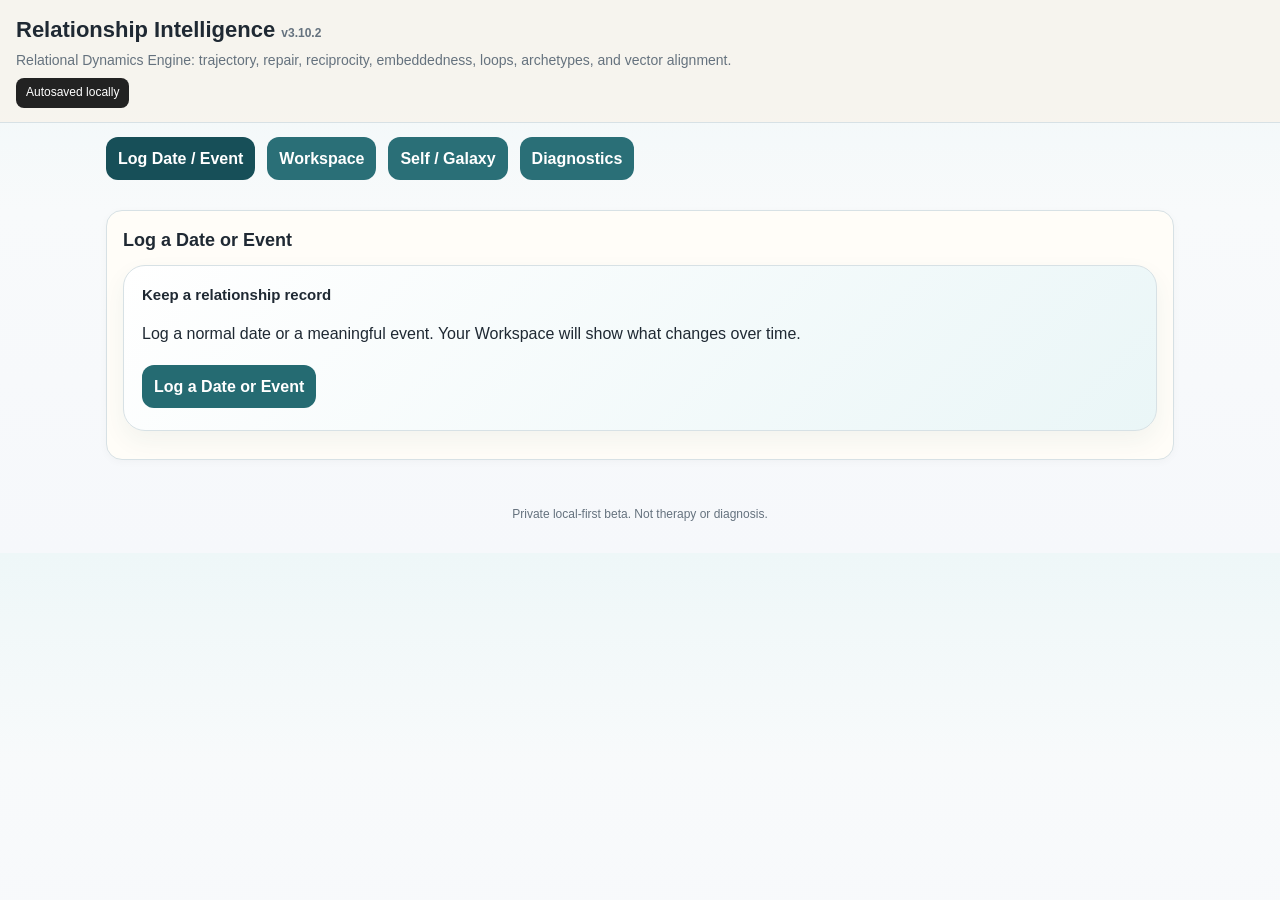
<file: index.html>
<!doctype html><html lang="en"><head>
<meta charset="utf-8"><meta name="viewport" content="width=device-width, initial-scale=1">
<title>Relationship Intelligence v3.10.2</title>
<link rel="manifest" href="manifest.json"><link rel="stylesheet" href="styles.css?v=422-event-timeline">
<meta name="theme-color" content="#815b33"></head>
<body>
<header><h1>Relationship Intelligence <span>v3.10.2</span></h1>
<div class="sub">Relational Dynamics Engine: trajectory, repair, reciprocity, embeddedness, loops, archetypes, and vector alignment.</div>
<div id="status">Loading app…</div></header>
<nav class="tabs"><button id="tabSnapshot" class="tab active">Log Date / Event</button><button id="tabRepairCockpit" class="tab">Workspace</button><button id="tabMe" class="tab">Self / Galaxy</button><button id="tabDiagnostics" class="tab">Diagnostics</button><button id="tabCards" class="tab hidden" type="button">Cards</button><button id="tabDashboard" class="tab hidden" type="button">Dashboard</button><button id="tabEcosystem" class="tab hidden" type="button">Ecosystem</button><button id="tabPerson" class="tab hidden" type="button">Card Detail</button></nav>
<script>
(function(){
  window.__riBootErrors=[];
  window.addEventListener('error',function(event){
    var target=event&&event.target;
    var src=target&&(target.src||target.href);
    var msg=src?('Could not load '+src):((event&&event.message)||'Unknown script error');
    window.__riBootErrors.push(msg);
    var status=document.getElementById('status');
    if(status)status.textContent='Startup script error: '+msg;
  },true);
  window.addEventListener('unhandledrejection',function(event){
    var reason=event&&event.reason;
    var msg=(reason&&reason.message)||String(reason||'Unhandled startup promise error');
    window.__riBootErrors.push(msg);
    var status=document.getElementById('status');
    if(status)status.textContent='Startup promise error: '+msg;
  });
  window.addEventListener('load',function(){
    setTimeout(function(){
      var status=document.getElementById('status');
      if(status&&/Loading app/.test(status.textContent||'')){
        status.textContent=window.__riBootErrors.length?'Startup blocked: '+window.__riBootErrors[0]:'Startup blocked before app renderer completed. Try hard refresh after this update.';
      }
    },2200);
  });
})();
document.addEventListener('click',function(e){
  var map={tabSnapshot:'snapshotView',tabRepairCockpit:'repairCockpitView',tabMe:'meView',tabDiagnostics:'diagnosticsView',tabCards:'cardsView',tabDashboard:'dashboardView',tabEcosystem:'ecosystemView',tabPerson:'personView'};
  var btn=e.target&&e.target.closest&&e.target.closest('.tabs button');
  if(!btn||!map[btn.id])return;
  Object.keys(map).forEach(function(id){var view=document.getElementById(map[id]);if(view)view.classList.toggle('hidden',id!==btn.id);var tab=document.getElementById(id);if(tab)tab.classList.toggle('active',id===btn.id);});
  setTimeout(function(){
    try{
      if(btn.id==='tabRepairCockpit'){
        document.body.classList.add('showWorkspace');
        document.body.classList.remove('showDiagnostics');
        if(window.renderRepairCockpit)window.renderRepairCockpit();
        if(window.renderWorkspaceGraphs320)window.renderWorkspaceGraphs320();
        if(window.workspaceSummary322)window.workspaceSummary322();
        if(window.renderLoop322)window.renderLoop322();
        if(window.safeUpdate)window.safeUpdate();
      }else if(btn.id==='tabMe'){
        document.body.classList.remove('showWorkspace','showDiagnostics');
        if(window.fillMe)window.fillMe();
        if(window.updateMyReadout)window.updateMyReadout();
        if(window.renderGrowthTargets)window.renderGrowthTargets();
        if(window.drawSelfGalaxy311)window.drawSelfGalaxy311();
        else if(window.drawSelfGalaxy)window.drawSelfGalaxy();
      }else if(btn.id==='tabDiagnostics'){
        document.body.classList.add('showDiagnostics');
        document.body.classList.remove('showWorkspace');
        if(window.showDiagnosticsTab)window.showDiagnosticsTab();
        else if(window.runDiagnostics)window.runDiagnostics();
      }else if(btn.id==='tabSnapshot'){
        document.body.classList.remove('showWorkspace','showDiagnostics');
        if(window.safeUpdate)window.safeUpdate();
      }
    }catch(err){
      var status=document.getElementById('status');
      if(status)status.textContent='Render error: '+err.message;
      if(window.console)console.error(err);
    }
  },0);
},true);
</script>



<main id="snapshotView" class="single">
<section>
  <h2>Log a Date or Event</h2>
  <div id="frontWorkflow333" class="frontWorkflow">
    <h3>Keep a relationship record</h3>
    <p>Log a normal date or a meaningful event. Your Workspace will show what changes over time.</p>
    <button id="openRelationshipSnapshotBtn" type="button">Log a Date or Event</button>
  </div>
</section>
</main>


<main id="cardsView" class="single hidden">
<section>
<h2>Relationship Cards</h2>
<div class="guide"><b>Use this screen first.</b> Cards are people/dynamics in your life. Use quick updates after emotional events; use Card Detail when you want a deeper audit.</div>
<div class="filterRow">
  <button class="filter active" data-filter="All">All</button>
  <button class="filter" data-filter="Romantic">Romantic</button>
  <button class="filter" data-filter="Friend">Friends</button>
  <button class="filter" data-filter="Work">Work</button>
  <button class="filter" data-filter="Family">Family</button>
  <button class="filter" data-filter="Boundary">Boundaries</button>
</div>

<div class="quickAdd">
<h3>Quick Card</h3>
<div class="guide"><b>Fast entry:</b> use this for people who do not need a full audit yet.</div>
<div class="quickGrid">
<label>Name<input id="quickName" placeholder="Example: Mike"></label>
<label>Category<select id="quickCategory"><option>Romantic</option><option>Situationship</option><option>Dating relationship</option><option>Long-term partner</option><option>Fiancé / Fiancée</option><option>Husband</option><option>Wife</option><option>Co-parent</option><option>Ex-partner</option><option>Friend</option><option>Work</option><option>Family</option><option>Mentor</option><option>Activity / teammate</option><option>Boundary</option><option>Child</option><option>Pet</option><option>Other</option></select></label>
<label>Warmth <span id="qcWarmthVal">5</span><input id="qcWarmth" type="range" min="0" max="10" value="5"></label>
<label>Respect <span id="qcRespectVal">5</span><input id="qcRespect" type="range" min="0" max="10" value="5"></label>
<label>Trust <span id="qcTrustVal">5</span><input id="qcTrust" type="range" min="0" max="10" value="5"></label>
<label>Energy <span id="qcEnergyVal">0</span><input id="qcEnergy" type="range" min="-10" max="10" value="0"></label>
<label>Frequency<select id="quickFrequency"><option>Daily</option><option>Weekly</option><option>Monthly</option><option>Rarely</option></select></label>
<label>Primary nutrient<select id="quickNutrient"><option>Warmth</option><option>Respect</option><option>Appreciation</option><option>Understanding</option><option>Fun</option><option>Mentorship</option><option>Accountability</option><option>Stability</option><option>Shared activity</option><option>Challenge</option></select></label>
</div>
<label>Quick note</label><textarea id="quickCardNote" placeholder="Optional. What does this person add or cost?"></textarea>
<button id="addQuickCardBtn" type="button">+ Add Quick Card</button>
</div>
<div id="cardsGrid" class="cardsGrid"></div>
</section>
</main>

<main id="ecosystemView" class="single hidden">
<section>
<h2>Ecosystem Map</h2>
<div class="guide"><b>Goal:</b> map whether your circle supplies enough warmth, respect, appreciation, understanding, fun, mentorship, stability, accountability, and challenge.</div>
<div id="ecosystemSummary" class="analysisBox"></div>
<h3>Relationship constellation</h3>
<div class="constellationWrap"><canvas id="ecosystemCanvas" width="760" height="520"></canvas></div>
<h3>Relational nutrients</h3>
<div id="nutrientBars" class="nutrientBars"></div>
<h3>Deficiencies and supplement suggestions</h3>
<div id="deficiencyOutput" class="analysisBox"></div>
<h3>Relationship cultivation suggestions</h3>
<div id="cultivationOutput" class="analysisBox"></div>
<h3>Role reinforcement gaps</h3><div id="roleOutput" class="analysisBox"></div>
</section>
</main>
<main class="grid hidden" id="personView">
<aside><h2>Profiles</h2><button id="newBtn">+ New Profile</button><button id="exportBtn" class="secondary">Export Backup</button>
<label class="small">Import Backup</label><input type="file" id="importFile" accept="application/json"><div id="profileList"></div><p class="small">Autosaves in this browser.</p></aside>
<section><h2 id="profileTitle">Profile</h2><div id="avatarCard" class="avatarCard"></div><button id="saveCardBtn" class="secondary" type="button">Save Current Card</button><button id="deleteCardBtn" class="dangerBtn" type="button">Delete This Card</button>
<div class="quickPanel">
<h3>Quick Update</h3>
<div class="guide"><b>State check:</b> Are you updating this while emotionally activated? If yes, save a quick snapshot, but avoid major conclusions until you are calm.</div>
<label>Current emotional state</label>
<select id="emotionalState"><option>Calm / reflective</option><option>Activated / angry</option><option>Anxious / uncertain</option><option>Lonely / craving connection</option><option>Excited / idealizing</option><option>Hurt / rejected</option></select>
<label>Quick event note</label><textarea id="quickNote" placeholder="What happened in one or two sentences?"></textarea><label>Evidence confidence</label><select id="evidenceConfidence"><option>Low — mostly feeling/interpretation</option><option>Medium — some observable evidence</option><option>High — repeated observable pattern</option></select><label>Did I check my interpretation?</label><select id="interpretationChecked"><option>No</option><option>Partially</option><option>Yes — I asked/clarified</option></select>
<div class="quickSliders">
<label>Quick Peace <span id="quickPeaceVal">5</span></label><input id="quickPeace" type="range" min="0" max="10" value="5">
<label>Quick Respect <span id="quickRespectVal">5</span></label><input id="quickRespect" type="range" min="0" max="10" value="5">
<label>Quick Emotional Cost <span id="quickCostVal">5</span></label><input id="quickCost" class="riskRange" type="range" min="0" max="10" value="5">
</div>
<button id="quickSnapshotBtn" type="button">Save Quick Update</button>
</div>
<label>Name / nickname</label><input id="name" placeholder="Example: Lissa"><label>Pronoun / context</label><select id="pronounContext"><option>Neutral / person</option><option>Woman / they</option><option>Man / he</option><option>They / them</option></select>
<label>Relationship type</label><select id="rtype"><option>Romantic prospect</option><option>Situationship / ambiguous romance</option><option>Dating relationship</option><option>Long-term partner</option><option>Fiancé / Fiancée</option><option>Husband</option><option>Wife</option><option>Co-parent</option><option>Ex-partner</option><option>Active dating</option><option>Friend / social connection</option><option>Coworker / professional peer</option><option>Boss / authority figure</option><option>Family / long-term obligation</option><option>Roommate / housemate</option><option>Team / sports / social group</option><option>Mentor</option><option>Boundary (limited / managed contact)</option><option>Child</option><option>Pet</option><option>Unclear / still discerning</option><option>Do not date / boundaries needed</option></select>
<label>Where did you meet?</label><select id="met"><option>Dating app</option><option>Soccer</option><option>Dog park</option><option>Friends introduced us</option><option>Church / faith group</option><option>Work</option><option>Gym / fitness</option><option>Volunteering</option><option>Neighborhood / local community</option><option>Other</option></select>
<label>Desired outcome</label><select id="desiredOutcome"><option>Explore slowly</option><option>Clarify ambiguity</option><option>Grow relationship</option><option>Maintain / deepen partnership</option><option>Prepare for marriage</option><option>Marriage repair / growth</option><option>Stable co-parenting</option><option>Boundary management</option><option>Reduce exposure</option><option>Repair / reconciliation</option><option>Professional cooperation</option><option>Peaceful family coexistence</option><option>Care / nurture / family bond</option><option>Companionship / care / comfort</option><option>Casual friendship</option><option>Deep friendship</option><option>Shared activity only</option><option>Networking / community</option><option>Unsure</option></select>
<label>Occupation / social world notes</label><textarea id="socialNotes" placeholder="Optional. What social world are they in? Who are their close people? What does that group reward?"></textarea>
<label>First impression / context</label><textarea id="impression" placeholder="Write observations, not verdicts."></textarea>
<div class="guide"><b>Slider rule:</b> left is less of the label, right is more. For green signals, right is usually better. For risk signals, right is more concerning.</div>

<h3>Core signal sliders</h3><div id="greenSliders"></div>
<h3>Risk / caution sliders</h3><div id="riskSliders"></div>
<h3>Respect Assessment</h3><div id="respectSliders"></div>
<h3>Category-specific context sliders</h3><div class="guide"><b>Adaptive section:</b> these questions change based on card type and pronoun/context. 0 means the left-side condition; 10 means the right-side condition.</div><div id="socialSliders"></div>

<label>Evidence observed</label><textarea id="evidence" placeholder="Facts only. Example: asked questions; showed up on time; dismissed my opinion; seemed kind to teammates."></textarea>
<label>Interpretation / hypothesis</label><textarea id="interpretation" placeholder="Your read. Example: high attraction but peace is uncertain."></textarea>
<label>What makes you hesitate?</label><textarea id="hesitation" placeholder="Example: I worry about intellectual mismatch, instability, unresolved trauma, or whether I feel fully relaxed around her."></textarea>
<label>Interaction notes</label><textarea id="notes" placeholder="What happened? How did you feel before, during, and after?"></textarea>

<h3>Radar chart</h3><div class="chartWrap"><div><canvas id="radar" width="500" height="500"></canvas><div class="legend"><span class="legendItem"><span class="legendSwatch swatchPerson"></span> This person</span><span class="legendItem"><span class="legendSwatch swatchNeed"></span> Your needs</span></div></div></div>

<div class="metricGrid">
  <div class="bigMetric"><div><div class="metricLabel">Peace Index</div><div id="peaceIndex" class="metricNumber">0</div></div><div id="peacePhrase" class="metricText">Start entering observations.</div></div>
  <div class="bigMetric"><div><div class="metricLabel">Respect Index</div><div id="respectIndex" class="metricNumber">0</div></div><div id="respectPhrase" class="metricText">Start entering observations.</div></div>
</div>

<h3>Peace × Respect Matrix</h3><div id="matrix" class="matrix"></div>
<h3>Interaction timeline</h3>
<div class="guide"><b>How to use:</b> after each meaningful interaction, update the sliders to your current read and click “Add Snapshot.” The overall profile remains editable; snapshots show how Peace, Respect, and Compatibility move over time.</div>
<button id="addSnapshotBtn" type="button">+ Add Snapshot</button>
<div id="timelineChart" class="timelineChart"></div>
<div id="timelineList" class="timelineList"></div>
<h3>Attachment Stability</h3><div id="attachmentOutput" class="analysisBox"></div>
<h3>Admiration Symmetry</h3><div id="admirationOutput" class="analysisBox"></div>
<h3>Ecosystem Integration</h3><div id="integrationOutput" class="analysisBox"></div>
<h3>Marriage / long-term system readout</h3><div id="marriageSystemOutput" class="analysisBox"></div>
<h3>Meaning Translation Analysis</h3>
<div id="translationOutput" class="analysisBox"></div><h3>What this is based on</h3><div id="translationSourcesOutput" class="analysisBox"></div>

<h3>Miscommunication repair builder</h3>
<div class="guide"><b>Purpose:</b> turn a conflict into he-said/she-heard meaning, unmet need, and a concrete response. This is the core repair tool.</div>
<div id="v3ConversationModule" class="conversationModule">
  <label>What one person said or did</label>
  <textarea id="v3SaidInput" placeholder="Example: He said, 'You never appreciate what I do.'"></textarea>
  <label>What the other person heard / felt</label>
  <textarea id="v3HeardInput" placeholder="Example: She heard, 'You want praise for basic chores.'"></textarea>
  <button id="v3BuildRepairBtn" type="button">Build repair response</button>
  <div id="v3ConversationOutput" class="analysisBox"></div>
</div>
<h3>Meaning translation map</h3><div id="translationMapOutput" class="translationMap"></div><div class="translationCanvasWrap hidden"><canvas id="translationCanvas" width="760" height="360"></canvas></div>
<h3>Friction domain heatmap</h3><div id="frictionHeatmap" class="heatmap"></div>
<h3>Repair language suggestions</h3><div id="repairLanguageOutput" class="analysisBox"></div>
<h3>Accuracy & repair check</h3><div id="accuracyOutput" class="analysisBox"></div><h3>Repair-first problem solving</h3><div id="repairPlanOutput" class="analysisBox"></div><h3>Adaptive response mode</h3><div id="responseModeOutput" class="analysisBox"></div><h3>Interaction Strategy</h3><div id="strategyOutput" class="strategyBox"></div>
<h3>Social environment readout</h3><div id="socialReadout" class="analysisBox"></div>
<h3>Personalized compatibility</h3><div class="meter"><div id="meterFill"></div></div><div id="readout" class="readout">Start entering observations.</div>
<h3>Bias / blind spot warnings</h3><div id="biasWarnings"></div>
<h3>AI-style interpretation</h3><div id="aiInterpretation" class="analysisBox"></div>
<h3>Guidance</h3><div id="guidance"></div></section></main>

<main id="meView" class="single hidden"><section><h2>About Me: Relationship Operating System</h2>
<div class="guide"><b>Purpose:</b> this is not a personality test. It tells the app what you need and what mistakes you are likely to make.</div>
<label>Your name / label</label><input id="myName" placeholder="Example: Ryan"><div id="selfLensNote" class="adaptiveNote"></div><label>Primary dating lens</label><select id="myDatingLens"><option>Man evaluating women</option><option>Woman evaluating men</option><option>Neutral / varies</option></select>
<h3>What do I need to thrive?</h3><div id="needSliders"></div>
<h3>Social standards & peer influence</h3><div class="guide"><b>Purpose:</b> track how peer group, comparison environment, and intrasexual competition may shape standards and romantic interpretation.</div><div id="socialStandardsSliders"></div><h3>Current ecosystem deficiencies</h3><div class="guide"><b>Question:</b> what is currently underfed or missing in your ecosystem?</div><div id="deficiencyChecks"></div><h3>Role reinforcement needs</h3><div class="guide"><b>Purpose:</b> these are not “do I want this at all?” questions. Most people want many of them. Use sliders to show which needs most regulate your confidence, safety, or relationship satisfaction. 10 means this need strongly affects how you interpret relationships.</div><div id="roleSliders"></div><h3>Self-sabotage & blind spots</h3><div class="guide"><b>Question:</b> what behaviors quietly destabilize your ecosystem or make relationships harder to maintain?</div><div id="tendencyChecks"></div>
<label>My relationship philosophy</label><textarea id="myPhilosophy" placeholder="Example: I want warmth, respect, attraction, peace, reciprocity, and a partner who helps life feel grounded."></textarea>
<h3>My risk profile</h3><div id="myReadout" class="analysisBox"></div></section></main>
<footer>Private local-first beta. Not therapy or diagnosis.</footer>
<main id="diagnosticsView" class="single hidden">
<section>
<h2>Diagnostics</h2>
<div class="guide"><b>Purpose:</b> check app health, profile consistency, required fields, and chart readiness.</div>
<div class="demoButtons">
<button id="runDiagnosticsBtn" type="button">Run diagnostics</button>
<button id="normalizeProfilesBtn" type="button" class="secondary">Normalize profiles</button><button id="loadDiagnosticsExamplesBtn" type="button" class="secondary">Load / repair examples</button>
<button id="removeEmptyProfilesBtn" type="button" class="secondary">Remove empty untitled cards</button>
</div>
<div id="diagnosticsOutput" class="analysisBox">Run diagnostics to check app health.</div>
</section>
</main>


<main id="dashboardView" class="single hidden">
<section>
<h2>Dashboard / Outputs</h2>
<div class="guide"><b>Purpose:</b> view the graphs, charts, matrices, trend interpretations, and source summary for the selected card without scrolling through every input section.</div>
<div class="detailSwitcher"><label>Dashboard card</label><select id="dashboardProfileSelect"></select></div>
<div id="dashboardSourceSummary" class="analysisBox"></div>
<h3>Core scores</h3><div id="dashboardScoreCards" class="dashboardGrid"></div>
<h3>Radar summary</h3><div class="trajectoryWrap"><canvas id="dashboardRadarCanvas" width="760" height="380"></canvas></div>
<h3>Peace × Respect trajectory</h3><div class="trajectoryWrap"><canvas id="dashboardPeaceRespectCanvas" width="760" height="420"></canvas></div>
<div id="dashboardTrajectorySummary" class="analysisBox"></div>
<h3>Peace × Respect matrix</h3><div id="dashboardMatrix" class="matrixGrid"></div>
<h3>Future viability</h3><div id="dashboardFutureSummary" class="analysisBox"></div>
<h3>Meaning translation summary</h3><div id="dashboardTranslationSummary" class="analysisBox"></div>
<h3>Repair / response recommendations</h3><div id="dashboardResponseSummary" class="analysisBox"></div>
</section>
</main>



<main id="repairCockpitView" class="single hidden">
<section>
  <div class="workspaceTop346">
    <div class="coupleAvatars346" aria-label="People in this relationship">
      <span id="workspaceAvatarMe346" class="coupleAvatar346 coupleAvatarMe346">ME</span>
      <span id="workspaceAvatarPartner346" class="coupleAvatar346 coupleAvatarPartner346">?</span>
    </div>
    <div id="workspaceCompactSummary346" class="workspaceCompactSummary346">
      <b>Workspace</b><span>Choose a relationship to begin.</span>
    </div>
    <div class="workspaceTopActions346">
      <label class="srOnly346" for="repairCockpitProfileSelect">Relationship profile</label>
      <select id="repairCockpitProfileSelect" aria-label="Relationship profile"></select>
      <button id="toggleProfileExamples346" type="button" class="iconButton346 secondary" title="Example profiles" aria-label="Example profiles">Profiles</button>
    </div>
  </div>

  <div id="repairCockpitSourceStrip" class="v3SourceStrip"></div>
  <div id="workspaceRelationshipSummary" class="workspaceSummary"></div>

  <div class="workspaceShell335">
    <div class="workspaceLeft335">

      <div class="workspaceSection" id="issueTranslationPanel335">
        <div class="moduleHeading346"><div><span class="moduleStep346">1</span><h3>Issue / Event Translation</h3><p>Issues and positive events saved to this relationship profile.</p></div></div>
        <div id="profileExamplesTray346" class="compactTray346 hidden">
          <div id="profileExampleLoader336" class="simpleIssueExamples"></div>
        </div>
        <div id="simpleIssueExamples334" class="simpleIssueExamples"></div>
        <div class="issueControls">
          <label>Issue or event for this profile<select id="issueCardSelector"></select></label>
          <button id="newIssueCardBtn" type="button" class="secondary">+ New issue card</button>
        </div>
        <div class="issueMetaRow346">
          <span id="issueTimestamp346" class="issueTimestamp346">No timestamp</span>
          <button id="toggleIssueResolved346" type="button" class="issueStatus346 unresolved">Unresolved</button>
        </div>
        <div id="issueHero342" class="issueHero342">
  <div class="issueHeroLabel342">CURRENT EVENT / ISSUE BEING ANALYZED</div>
  <div id="issueHeroTitle342" class="issueHeroTitle342">No issue selected</div>
  <div id="issueHeroMeta342" class="issueHeroMeta342">Choose or create an event so every module analyzes the same thing.</div>
</div>
<div id="repairCockpitLoop" class="loopGraphic"></div>
      </div>

      <div class="workspaceSection" id="conversationBuilderPanel335">
        <h3>What was said / what was heard</h3>
        <label>What one person said or did</label>
        <textarea id="repairCockpitSaidInput" placeholder="Example: He said, 'You never appreciate what I do.'"></textarea>
        <label>What the other person heard / felt</label>
        <textarea id="repairCockpitHeardInput" placeholder="Example: She heard, 'You want praise for basic chores.'"></textarea>
        <button id="repairCockpitBuildBtn" type="button">Build repair response</button>
        <div id="repairCockpitConversationOutput" class="analysisBox"></div>
      </div>

      <div class="workspaceSection" id="therapyPanel335">
        <div id="repairCockpitStrategy"></div>
      </div>

      
<div class="workspaceSection" id="expertThinkPanel339">
  <div class="moduleHeading346"><div><span class="moduleStep346">2</span><h3>Expert Interpretation</h3><p>Best-fit guidance, a challenge view, and clearly labeled cultural contrasts.</p></div></div>
  <p class="small">Select an expert lens for the current issue. These are modeled framework-style lenses, not literal reviews by those people.</p>
  <div id="thinkerShortcuts343" class="thinkerShortcuts343">
    <span class="small"><b>Thinker shortcuts:</b></span>
    <button type="button" class="secondary" data-advisor-category343="Philosophical Lenses" data-thinker343="Marcus Aurelius stoic lens">Marcus</button>
    <button type="button" class="secondary" data-advisor-category343="Philosophical Lenses" data-thinker343="Aristotle virtue/friendship lens">Aristotle</button>
    <button type="button" class="secondary" data-advisor-category343="Philosophical Lenses" data-thinker343="Bell Hooks love ethic lens">Bell Hooks</button>
    <button type="button" class="secondary" data-advisor-category343="Philosophical Lenses" data-thinker343="Jane Austen character lens">Jane Austen</button>
    <span class="small advisorShortcutBreak345"><b>Modern dating:</b></span>
    <button type="button" class="secondary" data-advisor-category343="Modern Dating / Relationship Science" data-thinker343="Logan Ury behavioral dating lens">Dr. Finch</button>
    <button type="button" class="secondary" data-advisor-category343="Modern Dating / Relationship Science" data-thinker343="Eli Finkel online dating lens">Dr. Mercer</button>
    <button type="button" class="secondary" data-advisor-category343="Modern Dating / Relationship Science" data-thinker343="David Buss mating strategy lens">Dr. Cross</button>
    <button type="button" class="secondary" data-advisor-category343="Modern Dating / Relationship Science" data-thinker343="Scott Stanley commitment clarity lens">Dr. Lane</button>
  </div>
  <div class="expertControls339">
    <label>Expert category<select id="expertCategorySelect339"></select></label>
    <label>Expert / mode<select id="expertModeSelect339"></select></label>
  </div>
  <div id="expertAbout350" class="expertAbout350"></div>
  <div class="expertButtonRow339">
    <button id="renderExpertLensBtn339" type="button">Apply selected lens</button>
    <button id="mostAlignedExpertBtn339" type="button" class="secondary">Best fit</button>
    <button id="likelyDisagreeExpertBtn339" type="button" class="secondary">Challenge view</button>
  </div>
  <div id="expertOutput339" class="expertOutput339"></div>
</div>

<div class="workspaceSection" id="rolePanel335">
        <div id="repairCockpitActionStrategy"></div>
      </div>

      <div id="relationshipMeasures347" class="workspaceSection">
        <h3>Relationship Measures</h3>
        <p class="small">Edit general partner signal sliders, your personal experience sliders, and couple-level scores.</p>
        <div class="measureActions347">
          <button id="openCasualTrackerWizardBtn" type="button">Edit General Partner Signals</button>
          <button id="openSliderWizardBtn" type="button" class="secondary">Couple Measures</button>
          <button id="openBondChemistryWizardBtn" type="button" class="secondary">Bond Chemistry</button>
        </div>
        <details class="measureDetails347" open><summary>Current general partner and personal scores</summary><div id="casualTrackerBars" class="barDashboard"></div></details>
        <details class="measureDetails347"><summary>Current couple scores</summary><div id="profileBarDashboard" class="barDashboard"></div></details>
      </div>

    </div>

    <div class="workspaceRight335">

      <div class="workspaceSection" id="bondChemistryPanel367">
        <h3>Bond chemistry</h3>
        <p class="small">Tracks whether recent interactions feel more dopamine-driven, like thrill, novelty, pursuit, and elevated heart rate, or oxytocin-driven, like calm bonding, touch, safety, and post-contact warmth.</p>
        <canvas id="bondChemistryCanvas367" width="520" height="220"></canvas>
        <div id="bondChemistryText367" class="small"></div>
      </div>

      <div class="workspaceSection" id="admirationPanel335">
        <h3>Admiration symmetry</h3>
        <p class="small">Shows whether admiration, effort, and appreciation are flowing both ways. It is fed by attraction, respect, curiosity, pride, reciprocity, investment, effort, and appreciation.</p>
        <canvas id="repairCockpitAdmirationCanvas" width="520" height="220"></canvas>
        <div id="repairCockpitAdmirationText" class="small"></div>
      </div>

      <div id="relationshipTrends347" class="workspaceSection">
      <h3>Relationship Changes Over Time</h3>
      <p class="small">Events and longer-term movement in relationship health, personal experience, and optional partner signals.</p>
      <details id="snapshotTimeline336" class="trendDetails347"><summary>Event timeline</summary><div id="snapshotTimelineBody336"></div></details>
      <div id="trajectoryCharts342" class="trajectoryGroup347">
  <div class="dualTrajectory342">
    <div class="outputCanvas"><h4>Relationship Health</h4><canvas id="coupleTrajectoryCanvas342" width="700" height="360"></canvas></div>
    <div class="outputCanvas"><h4>Your Experience</h4><canvas id="personalTrajectoryCanvas342" width="700" height="360"></canvas></div>
    <div class="outputCanvas"><h4>Bond Chemistry</h4><canvas id="bondChemistryTrajectoryCanvas367" width="700" height="360"></canvas></div>
    <div class="outputCanvas"><h4>Admiration Trajectory</h4><canvas id="admirationTrajectoryCanvas367" width="700" height="360"></canvas></div>
  </div>
  <details class="trendDetails347"><summary>Optional partner-signal trends</summary><div class="dualTrajectory342 optionalTrends347">
    <div class="outputCanvas"><h4>Emotional & Social Signals</h4><canvas id="femaleTraitTrajectoryCanvas342" width="700" height="360"></canvas></div>
    <div class="outputCanvas"><h4>Initiative & Commitment Signals</h4><canvas id="maleTraitTrajectoryCanvas342" width="700" height="360"></canvas></div>
  </div></details>
  </div>
</div>
<div id="workspaceGraphicalOutputs" class="workspaceSection">
        <h3>Current Relationship Snapshot</h3>
        <div class="graphGrid">
          <div><h4>Peace & Respect Position</h4><div id="workspaceMatrix" class="matrixGrid"></div></div>
          <div><h4>Relationship Shape</h4><div class="outputCanvas"><canvas id="workspaceRadarCanvas" width="520" height="360"></canvas></div></div>
        </div>
      </div>

    </div>
  </div>
</section>
</main>



<div id="snapshotWizardOverlay" class="wizardOverlay hidden">
  <div class="wizardCard">
    <div class="wizardHeader">
      <div><h2>Snapshot Wizard</h2><p class="small">One question at a time. Capture the event first, refine later.</p></div>
      <button id="closeSnapshotWizardBtn" type="button" class="secondary">Close</button>
    </div>
    <div class="wizardProgress"><div id="wizardProgressFill"></div></div>
    <div id="wizardStepContent"></div>
    <div class="wizardNav">
      <button id="wizardBackBtn" type="button" class="secondary">Back</button>
      <button id="wizardNextBtn" type="button">Next</button>
      <button id="wizardSaveBtn" type="button" class="hidden">Save Snapshot</button>
    </div>
  </div>
</div>


<div id="sliderWizardOverlay" class="sliderWizardOverlay hidden">
  <div class="sliderWizardCard">
    <div class="sliderWizardHeader">
      <div>
        <h2>Profile Slider Wizard</h2>
        <p class="small">Fill this out once, then update occasionally. The dashboard tracks how these dimensions change over time.</p>
      </div>
      <button id="closeSliderWizardBtn" type="button" class="secondary">Close</button>
    </div>
    <div class="wizardProgress"><div id="sliderWizardProgressFill"></div></div>
    <div id="sliderWizardBody" class="sliderWizardBody"></div>
    <div class="wizardNav">
      <button id="sliderWizardBackBtn" type="button" class="secondary">Back</button>
      <button id="sliderWizardNextBtn" type="button">Next</button>
      <button id="sliderWizardSaveBtn" type="button" class="hidden">Save Slider Snapshot</button>
    </div>
  </div>
</div>


<div id="issueWizardOverlay" class="issueWizardOverlay hidden">
  <div class="issueWizardCard">
    <div class="issueWizardHeader">
      <div>
        <h2>New Issue Card</h2>
        <p class="small">Track one romantic pinch point or positive event.</p>
      </div>
      <button id="closeIssueWizardBtn" type="button" class="secondary">Close</button>
    </div>
    <div id="issueWizardBody"></div>
    <div class="wizardNav">
      <button id="saveIssueWizardBtn" type="button">Create issue card</button>
    </div>
  </div>
</div>


<div id="relationshipSnapshotOverlay" class="issueWizardOverlay hidden">
  <div class="issueWizardCard">
    <div class="issueWizardHeader"><div><h2>Log a Date or Event</h2><p class="small">Log a normal date or a meaningful event. Your measurements and notes will appear in the Workspace.</p></div><button id="closeRelationshipSnapshotBtn" type="button" class="secondary">Close</button></div>
    <div id="relationshipSnapshotBody"></div>
    <div class="wizardNav"><button id="saveRelationshipSnapshotBtn" type="button">Save and open Workspace</button></div>
  </div>
</div>
<div id="graphPopoutOverlay" class="graphPopoutOverlay hidden">
  <div class="graphPopoutCard">
    <div class="graphPopoutHeader"><h2 id="graphPopoutTitle">Graph</h2><button id="closeGraphPopoutBtn" type="button" class="secondary">Close</button></div>
    <canvas id="graphPopoutCanvas" width="1100" height="700"></canvas>
  </div>
</div>


<div id="casualTrackerOverlay" class="issueWizardOverlay hidden"><div class="issueWizardCard"><div class="issueWizardHeader"><div><h2>Casual Relationship Tracker Wizard</h2><p class="small">Track impressions, gender-specific signals, and general relational fit. Use N/A when a dimension does not apply.</p></div><button id="closeCasualTrackerWizardBtn" type="button" class="secondary">Close</button></div><div id="casualTrackerWizardBody"></div><div class="wizardNav"><button id="saveCasualTrackerWizardBtn" type="button">Save tracker snapshot</button></div></div></div>
<div id="bondChemistryOverlay367" class="issueWizardOverlay hidden"><div class="issueWizardCard"><div class="issueWizardHeader"><div><h2>Bond Chemistry</h2><p class="small">Estimate whether the latest interaction was driven more by dopamine-style activation or oxytocin-style bonding. This is a reflective relationship signal, not a medical measure.</p></div><button id="closeBondChemistryWizardBtn367" type="button" class="secondary">Close</button></div><div id="bondChemistryWizardBody367"></div><div class="wizardNav"><button id="saveBondChemistryWizardBtn367" type="button">Save bond snapshot</button></div></div></div>
<script src="expert-engine.js?v=422-event-timeline"></script><script src="coach-router.js?v=422-event-timeline"></script><script src="coach-database.js?v=422-event-timeline"></script><script src="app.js?v=422-event-timeline"></script><script src="normal-date.js?v=422-event-timeline"></script><script src="live-metrics.js?v=422-event-timeline"></script></body></html>
</file>
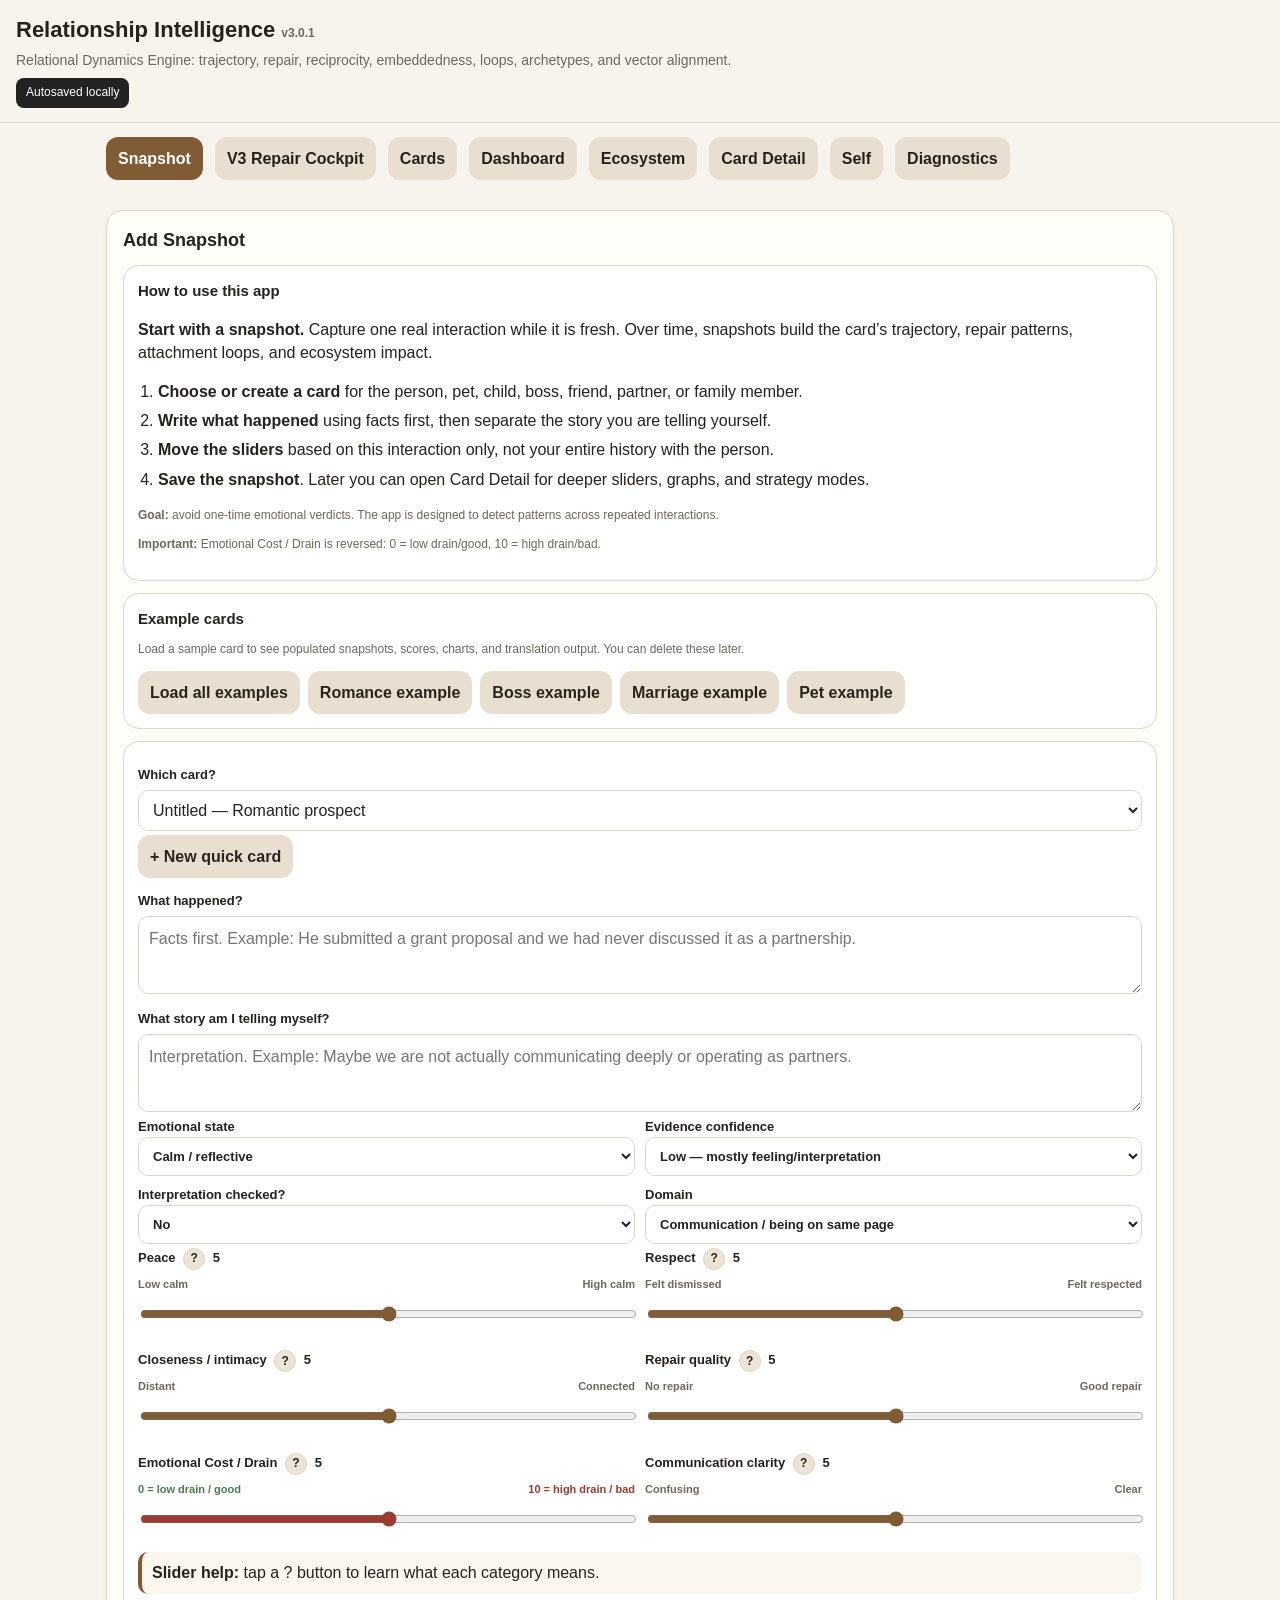
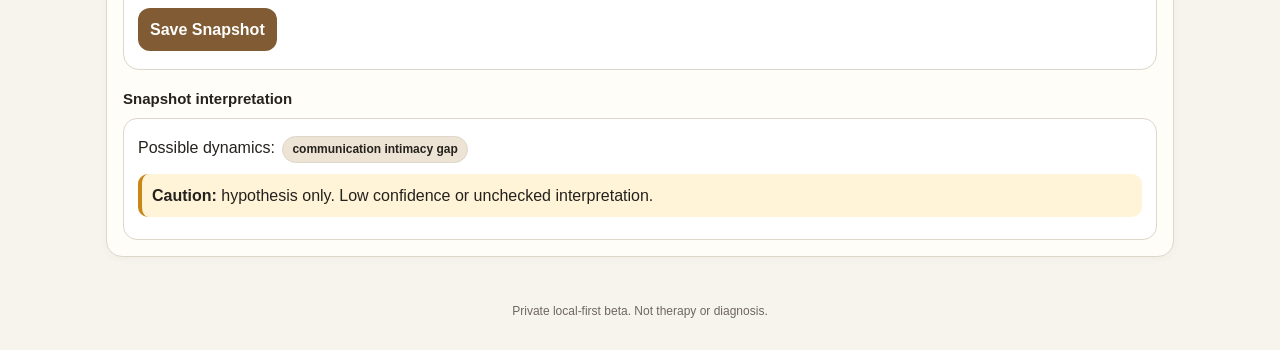
<file: relationship-intelligence-pwa/index.html>
<!doctype html><html lang="en"><head>
<meta charset="utf-8"><meta name="viewport" content="width=device-width, initial-scale=1">
<title>Relationship Intelligence v3.0.1</title>
<link rel="manifest" href="manifest.json"><link rel="stylesheet" href="styles.css">
<meta name="theme-color" content="#815b33"></head>
<body>
<header><h1>Relationship Intelligence <span>v3.0.1</span></h1>
<div class="sub">Relational Dynamics Engine: trajectory, repair, reciprocity, embeddedness, loops, archetypes, and vector alignment.</div>
<div id="status">Loading app…</div></header>
<nav class="tabs"><button id="tabSnapshot" class="tab active">Snapshot</button><button id="tabRepairCockpit" class="tab">V3 Repair Cockpit</button><button id="tabCards" class="tab">Cards</button><button id="tabDashboard" class="tab">Dashboard</button><button id="tabEcosystem" class="tab">Ecosystem</button><button id="tabPerson" class="tab">Card Detail</button><button id="tabMe" class="tab">Self</button><button id="tabDiagnostics" class="tab">Diagnostics</button></nav>


<main id="snapshotView" class="single">
<section>
<h2>Add Snapshot</h2>
<div class="appIntro">
<h3>How to use this app</h3>
<p><b>Start with a snapshot.</b> Capture one real interaction while it is fresh. Over time, snapshots build the card’s trajectory, repair patterns, attachment loops, and ecosystem impact.</p>
<ol>
<li><b>Choose or create a card</b> for the person, pet, child, boss, friend, partner, or family member.</li>
<li><b>Write what happened</b> using facts first, then separate the story you are telling yourself.</li>
<li><b>Move the sliders</b> based on this interaction only, not your entire history with the person.</li>
<li><b>Save the snapshot</b>. Later you can open Card Detail for deeper sliders, graphs, and strategy modes.</li>
</ol>
<p class="small"><b>Goal:</b> avoid one-time emotional verdicts. The app is designed to detect patterns across repeated interactions.</p><p class="small"><b>Important:</b> Emotional Cost / Drain is reversed: 0 = low drain/good, 10 = high drain/bad.</p>
</div>

<div id="demoCardsPanelTop" class="demoPanel">
<h3>Example cards</h3>
<p class="small">Load a sample card to see populated snapshots, scores, charts, and translation output. You can delete these later.</p>
<div class="demoButtons">
<button id="loadAllDemoCardsTopBtn" type="button" class="secondary">Load all examples</button>
<button id="loadDemoRomanceTopBtn" type="button" class="secondary">Romance example</button>
<button id="loadDemoWorkTopBtn" type="button" class="secondary">Boss example</button>
<button id="loadDemoMarriageTopBtn" type="button" class="secondary">Marriage example</button>
<button id="loadDemoPetTopBtn" type="button" class="secondary">Pet example</button>
</div>
</div>
<div class="snapshotEntry">
<label>Which card?</label><select id="snapshotCardSelect"></select>
<button id="snapshotNewCardBtn" type="button" class="secondary">+ New quick card</button>
<div id="snapshotNewCardFields" class="hidden">
<label>New card name</label><input id="snapshotNewName" placeholder="Example: Boss, Sarah, Dad, Max">
<label>Category</label><select id="snapshotNewCategory"><option>Romantic</option><option>Situationship</option><option>Dating relationship</option><option>Long-term partner</option><option>Fiancé / Fiancée</option><option>Husband</option><option>Wife</option><option>Co-parent</option><option>Ex-partner</option><option>Friend</option><option>Work</option><option>Family</option><option>Mentor</option><option>Activity / teammate</option><option>Boundary</option><option>Child</option><option>Pet</option><option>Other</option></select>
</div>
<label>What happened?</label><textarea id="snapshotEvent" placeholder="Facts first. Example: He submitted a grant proposal and we had never discussed it as a partnership."></textarea>
<label>What story am I telling myself?</label><textarea id="snapshotStory" placeholder="Interpretation. Example: Maybe we are not actually communicating deeply or operating as partners."></textarea>
<div class="quickGrid">
<label>Emotional state<select id="snapshotEmotion"><option>Calm / reflective</option><option>Activated / angry</option><option>Anxious / uncertain</option><option>Lonely / craving connection</option><option>Excited / idealizing</option><option>Hurt / rejected</option></select></label>
<label>Evidence confidence<select id="snapshotConfidence"><option>Low — mostly feeling/interpretation</option><option>Medium — some observable evidence</option><option>High — repeated observable pattern</option></select></label>
<label>Interpretation checked?<select id="snapshotChecked"><option>No</option><option>Partially</option><option>Yes — I asked/clarified</option></select></label>
<label>Domain<select id="snapshotDomain"><option>Communication / being on same page</option><option>Tasks / chores</option><option>Planning / logistics</option><option>Commitment</option><option>Appreciation / usefulness</option><option>Criticism / correction</option><option>Work / mission bandwidth</option><option>Affection / reassurance</option><option>Money / provision</option><option>Family / roles</option><option>Other</option></select></label>
</div>
<div class="quickGrid">
<label>Peace <button class="helpBtn" type="button" data-help="peace">?</button> <span id="snapPeaceVal">5</span><span class="scaleEnds"><b>Low calm</b><b>High calm</b></span><input id="snapPeace" type="range" min="0" max="10" value="5"></label>
<label>Respect <button class="helpBtn" type="button" data-help="respect">?</button> <span id="snapRespectVal">5</span><span class="scaleEnds"><b>Felt dismissed</b><b>Felt respected</b></span><input id="snapRespect" type="range" min="0" max="10" value="5"></label>
<label>Closeness / intimacy <button class="helpBtn" type="button" data-help="closeness">?</button> <span id="snapClosenessVal">5</span><span class="scaleEnds"><b>Distant</b><b>Connected</b></span><input id="snapCloseness" type="range" min="0" max="10" value="5"></label>
<label>Repair quality <button class="helpBtn" type="button" data-help="repair">?</button> <span id="snapRepairVal">5</span><span class="scaleEnds"><b>No repair</b><b>Good repair</b></span><input id="snapRepair" type="range" min="0" max="10" value="5"></label>
<label>Emotional Cost / Drain <button class="helpBtn" type="button" data-help="cost">?</button> <span id="snapCostVal">5</span><span class="scaleEnds dangerScale"><b>0 = low drain / good</b><b>10 = high drain / bad</b></span><input id="snapCost" class="riskRange" type="range" min="0" max="10" value="5"></label>
<label>Communication clarity <button class="helpBtn" type="button" data-help="clarity">?</button> <span id="snapClarityVal">5</span><span class="scaleEnds"><b>Confusing</b><b>Clear</b></span><input id="snapClarity" type="range" min="0" max="10" value="5"></label>
</div>
<div id="snapshotHelpPanel" class="helpPanel"><b>Slider help:</b> tap a ? button to learn what each category means.</div><button id="saveSnapshotPrimaryBtn" type="button">Save Snapshot</button>
</div>
<h3>Snapshot interpretation</h3><div id="snapshotInterpretation" class="analysisBox">Add a note to generate tags and likely dynamics.</div>
</section>
</main>

<main id="cardsView" class="single hidden">
<section>
<h2>Relationship Cards</h2>
<div class="guide"><b>Use this screen first.</b> Cards are people/dynamics in your life. Use quick updates after emotional events; use Card Detail when you want a deeper audit.</div>
<div class="filterRow">
  <button class="filter active" data-filter="All">All</button>
  <button class="filter" data-filter="Romantic">Romantic</button>
  <button class="filter" data-filter="Friend">Friends</button>
  <button class="filter" data-filter="Work">Work</button>
  <button class="filter" data-filter="Family">Family</button>
  <button class="filter" data-filter="Boundary">Boundaries</button>
</div>

<div class="quickAdd">
<h3>Quick Card</h3>
<div class="guide"><b>Fast entry:</b> use this for people who do not need a full audit yet.</div>
<div class="quickGrid">
<label>Name<input id="quickName" placeholder="Example: Mike"></label>
<label>Category<select id="quickCategory"><option>Romantic</option><option>Situationship</option><option>Dating relationship</option><option>Long-term partner</option><option>Fiancé / Fiancée</option><option>Husband</option><option>Wife</option><option>Co-parent</option><option>Ex-partner</option><option>Friend</option><option>Work</option><option>Family</option><option>Mentor</option><option>Activity / teammate</option><option>Boundary</option><option>Child</option><option>Pet</option><option>Other</option></select></label>
<label>Warmth <span id="qcWarmthVal">5</span><input id="qcWarmth" type="range" min="0" max="10" value="5"></label>
<label>Respect <span id="qcRespectVal">5</span><input id="qcRespect" type="range" min="0" max="10" value="5"></label>
<label>Trust <span id="qcTrustVal">5</span><input id="qcTrust" type="range" min="0" max="10" value="5"></label>
<label>Energy <span id="qcEnergyVal">0</span><input id="qcEnergy" type="range" min="-10" max="10" value="0"></label>
<label>Frequency<select id="quickFrequency"><option>Daily</option><option>Weekly</option><option>Monthly</option><option>Rarely</option></select></label>
<label>Primary nutrient<select id="quickNutrient"><option>Warmth</option><option>Respect</option><option>Appreciation</option><option>Understanding</option><option>Fun</option><option>Mentorship</option><option>Accountability</option><option>Stability</option><option>Shared activity</option><option>Challenge</option></select></label>
</div>
<label>Quick note</label><textarea id="quickCardNote" placeholder="Optional. What does this person add or cost?"></textarea>
<button id="addQuickCardBtn" type="button">+ Add Quick Card</button>
</div>
<div id="cardsGrid" class="cardsGrid"></div>
</section>
</main>

<main id="ecosystemView" class="single hidden">
<section>
<h2>Ecosystem Map</h2>
<div class="guide"><b>Goal:</b> map whether your circle supplies enough warmth, respect, appreciation, understanding, fun, mentorship, stability, accountability, and challenge.</div>
<div id="ecosystemSummary" class="analysisBox"></div>
<h3>Relationship constellation</h3>
<div class="constellationWrap"><canvas id="ecosystemCanvas" width="760" height="520"></canvas></div>
<h3>Relational nutrients</h3>
<div id="nutrientBars" class="nutrientBars"></div>
<h3>Deficiencies and supplement suggestions</h3>
<div id="deficiencyOutput" class="analysisBox"></div>
<h3>Relationship cultivation suggestions</h3>
<div id="cultivationOutput" class="analysisBox"></div>
<h3>Role reinforcement gaps</h3><div id="roleOutput" class="analysisBox"></div>
</section>
</main>
<main class="grid hidden" id="personView">
<aside><h2>Profiles</h2><button id="newBtn">+ New Profile</button><button id="exportBtn" class="secondary">Export Backup</button>
<label class="small">Import Backup</label><input type="file" id="importFile" accept="application/json"><div id="profileList"></div><p class="small">Autosaves in this browser.</p></aside>
<section><h2 id="profileTitle">Profile</h2><div id="avatarCard" class="avatarCard"></div><button id="saveCardBtn" class="secondary" type="button">Save Current Card</button><button id="deleteCardBtn" class="dangerBtn" type="button">Delete This Card</button>
<div class="quickPanel">
<h3>Quick Update</h3>
<div class="guide"><b>State check:</b> Are you updating this while emotionally activated? If yes, save a quick snapshot, but avoid major conclusions until you are calm.</div>
<label>Current emotional state</label>
<select id="emotionalState"><option>Calm / reflective</option><option>Activated / angry</option><option>Anxious / uncertain</option><option>Lonely / craving connection</option><option>Excited / idealizing</option><option>Hurt / rejected</option></select>
<label>Quick event note</label><textarea id="quickNote" placeholder="What happened in one or two sentences?"></textarea><label>Evidence confidence</label><select id="evidenceConfidence"><option>Low — mostly feeling/interpretation</option><option>Medium — some observable evidence</option><option>High — repeated observable pattern</option></select><label>Did I check my interpretation?</label><select id="interpretationChecked"><option>No</option><option>Partially</option><option>Yes — I asked/clarified</option></select>
<div class="quickSliders">
<label>Quick Peace <span id="quickPeaceVal">5</span></label><input id="quickPeace" type="range" min="0" max="10" value="5">
<label>Quick Respect <span id="quickRespectVal">5</span></label><input id="quickRespect" type="range" min="0" max="10" value="5">
<label>Quick Emotional Cost <span id="quickCostVal">5</span></label><input id="quickCost" class="riskRange" type="range" min="0" max="10" value="5">
</div>
<button id="quickSnapshotBtn" type="button">Save Quick Update</button>
</div>
<label>Name / nickname</label><input id="name" placeholder="Example: Lissa"><label>Pronoun / context</label><select id="pronounContext"><option>Neutral / person</option><option>Woman / they</option><option>Man / he</option><option>They / them</option></select>
<label>Relationship type</label><select id="rtype"><option>Romantic prospect</option><option>Situationship / ambiguous romance</option><option>Dating relationship</option><option>Long-term partner</option><option>Fiancé / Fiancée</option><option>Husband</option><option>Wife</option><option>Co-parent</option><option>Ex-partner</option><option>Active dating</option><option>Friend / social connection</option><option>Coworker / professional peer</option><option>Boss / authority figure</option><option>Family / long-term obligation</option><option>Roommate / housemate</option><option>Team / sports / social group</option><option>Mentor</option><option>Boundary (limited / managed contact)</option><option>Child</option><option>Pet</option><option>Unclear / still discerning</option><option>Do not date / boundaries needed</option></select>
<label>Where did you meet?</label><select id="met"><option>Dating app</option><option>Soccer</option><option>Dog park</option><option>Friends introduced us</option><option>Church / faith group</option><option>Work</option><option>Gym / fitness</option><option>Volunteering</option><option>Neighborhood / local community</option><option>Other</option></select>
<label>Desired outcome</label><select id="desiredOutcome"><option>Explore slowly</option><option>Clarify ambiguity</option><option>Grow relationship</option><option>Maintain / deepen partnership</option><option>Prepare for marriage</option><option>Marriage repair / growth</option><option>Stable co-parenting</option><option>Boundary management</option><option>Reduce exposure</option><option>Repair / reconciliation</option><option>Professional cooperation</option><option>Peaceful family coexistence</option><option>Care / nurture / family bond</option><option>Companionship / care / comfort</option><option>Casual friendship</option><option>Deep friendship</option><option>Shared activity only</option><option>Networking / community</option><option>Unsure</option></select>
<label>Occupation / social world notes</label><textarea id="socialNotes" placeholder="Optional. What social world are they in? Who are their close people? What does that group reward?"></textarea>
<label>First impression / context</label><textarea id="impression" placeholder="Write observations, not verdicts."></textarea>
<div class="guide"><b>Slider rule:</b> left is less of the label, right is more. For green signals, right is usually better. For risk signals, right is more concerning.</div>

<h3>Core signal sliders</h3><div id="greenSliders"></div>
<h3>Risk / caution sliders</h3><div id="riskSliders"></div>
<h3>Respect Assessment</h3><div id="respectSliders"></div>
<h3>Category-specific context sliders</h3><div class="guide"><b>Adaptive section:</b> these questions change based on card type and pronoun/context. 0 means the left-side condition; 10 means the right-side condition.</div><div id="socialSliders"></div>

<label>Evidence observed</label><textarea id="evidence" placeholder="Facts only. Example: asked questions; showed up on time; dismissed my opinion; seemed kind to teammates."></textarea>
<label>Interpretation / hypothesis</label><textarea id="interpretation" placeholder="Your read. Example: high attraction but peace is uncertain."></textarea>
<label>What makes you hesitate?</label><textarea id="hesitation" placeholder="Example: I worry about intellectual mismatch, instability, unresolved trauma, or whether I feel fully relaxed around her."></textarea>
<label>Interaction notes</label><textarea id="notes" placeholder="What happened? How did you feel before, during, and after?"></textarea>

<h3>Radar chart</h3><div class="chartWrap"><div><canvas id="radar" width="500" height="500"></canvas><div class="legend"><span class="legendItem"><span class="legendSwatch swatchPerson"></span> This person</span><span class="legendItem"><span class="legendSwatch swatchNeed"></span> Your needs</span></div></div></div>

<div class="metricGrid">
  <div class="bigMetric"><div><div class="metricLabel">Peace Index</div><div id="peaceIndex" class="metricNumber">0</div></div><div id="peacePhrase" class="metricText">Start entering observations.</div></div>
  <div class="bigMetric"><div><div class="metricLabel">Respect Index</div><div id="respectIndex" class="metricNumber">0</div></div><div id="respectPhrase" class="metricText">Start entering observations.</div></div>
</div>

<h3>Peace × Respect Matrix</h3><div id="matrix" class="matrix"></div>
<h3>Interaction timeline</h3>
<div class="guide"><b>How to use:</b> after each meaningful interaction, update the sliders to your current read and click “Add Snapshot.” The overall profile remains editable; snapshots show how Peace, Respect, and Compatibility move over time.</div>
<button id="addSnapshotBtn" type="button">+ Add Snapshot</button>
<div id="timelineChart" class="timelineChart"></div>
<div id="timelineList" class="timelineList"></div>
<h3>Attachment Stability</h3><div id="attachmentOutput" class="analysisBox"></div>
<h3>Admiration Symmetry</h3><div id="admirationOutput" class="analysisBox"></div>
<h3>Ecosystem Integration</h3><div id="integrationOutput" class="analysisBox"></div>
<h3>Marriage / long-term system readout</h3><div id="marriageSystemOutput" class="analysisBox"></div>
<h3>Meaning Translation Analysis</h3>
<div id="translationOutput" class="analysisBox"></div><h3>What this is based on</h3><div id="translationSourcesOutput" class="analysisBox"></div>

<h3>Miscommunication repair builder</h3>
<div class="guide"><b>Purpose:</b> turn a conflict into he-said/she-heard meaning, unmet need, and a concrete response. This is the core repair tool.</div>
<div id="v3ConversationModule" class="conversationModule">
  <label>What one person said or did</label>
  <textarea id="v3SaidInput" placeholder="Example: He said, 'You never appreciate what I do.'"></textarea>
  <label>What the other person heard / felt</label>
  <textarea id="v3HeardInput" placeholder="Example: She heard, 'You want praise for basic chores.'"></textarea>
  <button id="v3BuildRepairBtn" type="button">Build repair response</button>
  <div id="v3ConversationOutput" class="analysisBox"></div>
</div>
<h3>Meaning translation map</h3><div id="translationMapOutput" class="translationMap"></div><div class="translationCanvasWrap hidden"><canvas id="translationCanvas" width="760" height="360"></canvas></div>
<h3>Friction domain heatmap</h3><div id="frictionHeatmap" class="heatmap"></div>
<h3>Repair language suggestions</h3><div id="repairLanguageOutput" class="analysisBox"></div>
<h3>Accuracy & repair check</h3><div id="accuracyOutput" class="analysisBox"></div><h3>Repair-first problem solving</h3><div id="repairPlanOutput" class="analysisBox"></div><h3>Adaptive response mode</h3><div id="responseModeOutput" class="analysisBox"></div><h3>Interaction Strategy</h3><div id="strategyOutput" class="strategyBox"></div>
<h3>Social environment readout</h3><div id="socialReadout" class="analysisBox"></div>
<h3>Personalized compatibility</h3><div class="meter"><div id="meterFill"></div></div><div id="readout" class="readout">Start entering observations.</div>
<h3>Bias / blind spot warnings</h3><div id="biasWarnings"></div>
<h3>AI-style interpretation</h3><div id="aiInterpretation" class="analysisBox"></div>
<h3>Guidance</h3><div id="guidance"></div></section></main>

<main id="meView" class="single hidden"><section><h2>About Me: Relationship Operating System</h2>
<div class="guide"><b>Purpose:</b> this is not a personality test. It tells the app what you need and what mistakes you are likely to make.</div>
<label>Your name / label</label><input id="myName" placeholder="Example: Ryan"><div id="selfLensNote" class="adaptiveNote"></div><label>Primary dating lens</label><select id="myDatingLens"><option>Man evaluating women</option><option>Woman evaluating men</option><option>Neutral / varies</option></select>
<h3>What do I need to thrive?</h3><div id="needSliders"></div>
<h3>Social standards & peer influence</h3><div class="guide"><b>Purpose:</b> track how peer group, comparison environment, and intrasexual competition may shape standards and romantic interpretation.</div><div id="socialStandardsSliders"></div><h3>Current ecosystem deficiencies</h3><div class="guide"><b>Question:</b> what is currently underfed or missing in your ecosystem?</div><div id="deficiencyChecks"></div><h3>Role reinforcement needs</h3><div class="guide"><b>Purpose:</b> these are not “do I want this at all?” questions. Most people want many of them. Use sliders to show which needs most regulate your confidence, safety, or relationship satisfaction. 10 means this need strongly affects how you interpret relationships.</div><div id="roleSliders"></div><h3>Self-sabotage & blind spots</h3><div class="guide"><b>Question:</b> what behaviors quietly destabilize your ecosystem or make relationships harder to maintain?</div><div id="tendencyChecks"></div>
<label>My relationship philosophy</label><textarea id="myPhilosophy" placeholder="Example: I want warmth, respect, attraction, peace, reciprocity, and a partner who helps life feel grounded."></textarea>
<h3>My risk profile</h3><div id="myReadout" class="analysisBox"></div></section></main>
<footer>Private local-first beta. Not therapy or diagnosis.</footer>
<main id="diagnosticsView" class="single hidden">
<section>
<h2>Diagnostics</h2>
<div class="guide"><b>Purpose:</b> check app health, profile consistency, required fields, and chart readiness.</div>
<div class="demoButtons">
<button id="runDiagnosticsBtn" type="button">Run diagnostics</button>
<button id="normalizeProfilesBtn" type="button" class="secondary">Normalize profiles</button>
<button id="removeEmptyProfilesBtn" type="button" class="secondary">Remove empty untitled cards</button>
</div>
<div id="diagnosticsOutput" class="analysisBox">Run diagnostics to check app health.</div>
</section>
</main>


<main id="dashboardView" class="single hidden">
<section>
<h2>Dashboard / Outputs</h2>
<div class="guide"><b>Purpose:</b> view the graphs, charts, matrices, trend interpretations, and source summary for the selected card without scrolling through every input section.</div>
<div class="detailSwitcher"><label>Dashboard card</label><select id="dashboardProfileSelect"></select></div>
<div id="dashboardSourceSummary" class="analysisBox"></div>
<h3>Core scores</h3><div id="dashboardScoreCards" class="dashboardGrid"></div>
<h3>Radar summary</h3><div class="trajectoryWrap"><canvas id="dashboardRadarCanvas" width="760" height="380"></canvas></div>
<h3>Peace × Respect trajectory</h3><div class="trajectoryWrap"><canvas id="dashboardPeaceRespectCanvas" width="760" height="420"></canvas></div>
<div id="dashboardTrajectorySummary" class="analysisBox"></div>
<h3>Peace × Respect matrix</h3><div id="dashboardMatrix" class="matrixGrid"></div>
<h3>Future viability</h3><div id="dashboardFutureSummary" class="analysisBox"></div>
<h3>Meaning translation summary</h3><div id="dashboardTranslationSummary" class="analysisBox"></div>
<h3>Repair / response recommendations</h3><div id="dashboardResponseSummary" class="analysisBox"></div>
</section>
</main>


<main id="repairCockpitView" class="single hidden">
<section>
<h2>V3 Repair Cockpit</h2>
<div class="guide"><b>New v3 direction:</b> this page is the visual repair-first interface. It helps translate miscommunications, identify the threatened need, and generate a response strategy.</div>

<div class="detailSwitcher">
<label>Choose card</label>
<select id="repairCockpitProfileSelect"></select>
</div>

<div id="repairCockpitSourceStrip" class="v3SourceStrip"></div>

<div class="v3Grid">
  <div class="v3Panel wide">
    <h3>Translation loop</h3>
    <p class="small">Event → story → threatened need → reaction → partner interpretation → escalation or repair.</p>
    <div id="repairCockpitLoop" class="loopGraphic"></div>
  </div>

  <div class="v3Panel">
    <h3>Admiration symmetry</h3>
    <p class="small">Shows whether admiration, effort, and appreciation are flowing both ways.</p>
    <canvas id="repairCockpitAdmirationCanvas" width="520" height="360"></canvas>
    <div id="repairCockpitAdmirationText" class="small"></div>
  </div>

  <div class="v3Panel wide">
    <h3>He said / she heard repair builder</h3>
    <label>What one person said or did</label>
    <textarea id="repairCockpitSaidInput" placeholder="Example: He said, 'You never appreciate what I do.'"></textarea>
    <label>What the other person heard / felt</label>
    <textarea id="repairCockpitHeardInput" placeholder="Example: She heard, 'You want praise for basic chores.'"></textarea>
    <button id="repairCockpitBuildBtn" type="button">Build repair response</button>
    <div id="repairCockpitConversationOutput" class="analysisBox"></div>
  </div>

  <div class="v3Panel wide">
    <h3>Response strategy</h3>
    <div id="repairCockpitStrategy"></div>
  </div>
</div>
</section>
</main>

<script src="app.js"></script></body></html>
</file>
<file: styles.css>
*{box-sizing:border-box}:root{--bg:#f7f4ee;--card:#fffdf8;--ink:#25221d;--muted:#6e675d;--line:#ded6c9;--accent:#815b33;--accent2:#eee4d5;--good:#e8f4e8;--warn:#fff3d8;--bad:#fae5e2}
body{margin:0;font-family:-apple-system,BlinkMacSystemFont,"Segoe UI",Roboto,Arial,sans-serif;background:var(--bg);color:var(--ink);line-height:1.45}
header{position:sticky;top:0;z-index:3;background:rgba(247,244,238,.96);border-bottom:1px solid var(--line);padding:14px 16px}
h1{font-size:22px;margin:0 0 4px}h1 span{font-size:12px;color:var(--muted)}.sub{font-size:14px;color:var(--muted)}
#status{font-size:12px;background:#222;color:#fff;padding:6px 10px;border-radius:8px;margin-top:8px;display:inline-block}
.tabs{display:flex;gap:8px;padding:10px 16px;max-width:1100px;margin:0 auto}.tab{background:#e9dfd0;color:#25221d}.tab.active{background:var(--accent);color:white}
main{max-width:1100px;margin:0 auto;padding:16px}.grid{display:grid;grid-template-columns:1fr;gap:14px}.single{display:block}@media(min-width:900px){.grid{grid-template-columns:320px 1fr}.metricGrid{grid-template-columns:1fr 1fr}}
aside,section{background:var(--card);border:1px solid var(--line);border-radius:16px;padding:16px;box-shadow:0 2px 8px rgba(0,0,0,.03)}
h2{font-size:18px;margin:0 0 10px}h3{font-size:15px;margin:18px 0 8px}
label{display:block;font-size:13px;font-weight:650;margin:10px 0 5px}
input,select,textarea{width:100%;font:inherit;border:1px solid var(--line);border-radius:10px;padding:10px;background:#fff;color:var(--ink)}
textarea{min-height:78px;resize:vertical}button{font:inherit;border:0;border-radius:12px;padding:10px 12px;background:var(--accent);color:white;font-weight:700;cursor:pointer;margin:4px 4px 4px 0}
button.secondary{background:#e9dfd0;color:#2b241c}button.profile{display:block;width:100%;text-align:left;background:#fff;color:var(--ink);border:1px solid var(--line);margin:6px 0;padding:10px}
button.profile.active{background:var(--accent2);border-color:var(--accent)}.small{font-size:12px;color:var(--muted)}
.slider{border:1px solid var(--line);border-radius:12px;padding:10px;margin:8px 0;background:#fff}.sliderTop{display:flex;justify-content:space-between;gap:8px}
.bubble{font-weight:800;background:var(--accent2);border-radius:99px;padding:2px 9px}input[type=range]{padding:0;accent-color:var(--accent);height:34px}
.scaleLabels{display:flex;justify-content:space-between;font-size:11px;color:var(--muted);margin-top:2px}.goodSide{font-weight:700}.riskSide{font-weight:700;color:#8d3d34}
.check{display:flex;gap:10px;align-items:flex-start;border:1px solid var(--line);border-radius:12px;background:white;padding:10px;margin:8px 0}.check input{width:auto;margin-top:4px}.check b{display:block}
.guide{background:#fbf7ef;border-left:4px solid var(--accent);padding:10px;border-radius:10px;margin:8px 0}
.chartWrap{background:#fff;border:1px solid var(--line);border-radius:16px;padding:10px;display:flex;justify-content:center;overflow:hidden}canvas{max-width:100%;height:auto}
.metricGrid{display:grid;grid-template-columns:1fr;gap:12px}.bigMetric{display:grid;grid-template-columns:120px 1fr;gap:14px;align-items:center;background:#fff;border:1px solid var(--line);border-radius:16px;padding:14px}
.metricLabel{font-size:12px;color:var(--muted);font-weight:700}.metricNumber{font-size:44px;font-weight:900;color:var(--accent);line-height:1}.metricText{font-size:14px}
.matrix{display:grid;grid-template-columns:1fr 1fr;gap:8px}.quad{border:1px solid var(--line);border-radius:12px;padding:12px;background:#fff;min-height:80px}.quad.active{outline:3px solid var(--accent);background:var(--accent2)}.quad b{display:block}
.meter{height:16px;background:#eee;border-radius:999px;overflow:hidden;border:1px solid var(--line)}#meterFill{height:100%;background:var(--accent);width:0%}
.readout{border-radius:14px;padding:14px;margin-top:10px;background:var(--warn);border:1px solid #e8cf8f}.readout.good{background:var(--good);border-color:#bad7ba}.readout.bad{background:var(--bad);border-color:#e5aaa3}
.analysisBox{background:#fff;border:1px solid var(--line);border-radius:14px;padding:14px}.analysisBox p{margin:0 0 10px}.analysisBox p:last-child{margin-bottom:0}
.warning{background:#fff3d8;border-left:4px solid #c98716;padding:10px;border-radius:10px;margin:8px 0}.dangerWarn{background:#fae5e2;border-left-color:#9e3b31}
.hidden{display:none}footer{padding:30px 16px;color:var(--muted);font-size:12px;text-align:center}
.legend{display:flex;gap:12px;justify-content:center;align-items:center;margin-top:8px;font-size:12px;color:var(--muted);flex-wrap:wrap}
.legendItem{display:flex;gap:5px;align-items:center}.legendSwatch{width:16px;height:10px;border-radius:999px;display:inline-block}
.swatchNeed{background:rgba(90,120,160,.35);border:1px solid #5a78a0}.swatchPerson{background:rgba(129,91,51,.35);border:1px solid #815b33}
.timelineChart{background:#fff;border:1px solid var(--line);border-radius:14px;padding:12px;margin:10px 0;min-height:120px}
.timelineRow{display:grid;grid-template-columns:110px 1fr;gap:10px;align-items:center;margin:8px 0}
.barTrack{height:12px;background:#eee;border-radius:999px;overflow:hidden;border:1px solid var(--line)}
.barPeace,.barRespect,.barCompat{height:100%;background:var(--accent)}
.timelineList{display:grid;gap:8px}.snapshot{background:#fff;border:1px solid var(--line);border-radius:12px;padding:10px}
.snapshot b{display:block}.snapshotMeta{font-size:12px;color:var(--muted)}
.deleteSnap{background:#9e3b31;font-size:12px;padding:6px 8px;margin-top:6px}

.strategyBox{background:#fff;border:1px solid var(--line);border-radius:14px;padding:14px}
.strategyBadge{display:inline-block;background:var(--accent2);border:1px solid var(--line);border-radius:999px;padding:5px 10px;margin:3px;font-size:12px;font-weight:700}
.actionList{margin:8px 0 0 0;padding-left:20px}.actionList li{margin:5px 0}
.typeNote{font-size:12px;color:var(--muted);margin-top:8px}
.avatarCard{display:flex;align-items:center;gap:12px;background:#fff;border:1px solid var(--line);border-radius:14px;padding:12px;margin:10px 0}
.avatarGlyph{width:64px;height:64px;border-radius:18px;display:flex;align-items:center;justify-content:center;font-size:30px;background:var(--accent2);border:1px solid var(--line)}

.filterRow{display:flex;gap:8px;flex-wrap:wrap;margin:12px 0}.filter{background:#e9dfd0;color:#25221d}.filter.active{background:var(--accent);color:#fff}
.cardsGrid{display:grid;grid-template-columns:1fr;gap:12px}@media(min-width:760px){.cardsGrid{grid-template-columns:repeat(2,1fr)}}@media(min-width:1020px){.cardsGrid{grid-template-columns:repeat(3,1fr)}}
.cardTile{background:#fff;border:1px solid var(--line);border-radius:16px;padding:14px;cursor:pointer;box-shadow:0 2px 8px rgba(0,0,0,.03)}
.cardTile:hover{border-color:var(--accent)}.cardTop{display:flex;gap:10px;align-items:center}.cardGlyph{width:46px;height:46px;border-radius:14px;background:var(--accent2);border:1px solid var(--line);display:flex;align-items:center;justify-content:center;font-size:23px}
.cardName{font-weight:800}.cardType{font-size:12px;color:var(--muted)}.miniMetrics{display:grid;grid-template-columns:repeat(3,1fr);gap:6px;margin-top:10px}
.miniMetric{background:#fbf7ef;border-radius:10px;padding:7px;text-align:center}.miniMetric b{display:block;font-size:16px}.miniMetric span{font-size:11px;color:var(--muted)}
.quickPanel{background:#fff;border:1px solid var(--line);border-radius:14px;padding:14px;margin:10px 0}.quickSliders label{font-size:12px;color:var(--muted)}
.emotionWarn{background:#fae5e2;border-left:4px solid #9e3b31;padding:10px;border-radius:10px;margin:8px 0}

/* v1.0 ecosystem mapping */
.quickAdd{background:#fff;border:1px solid var(--line);border-radius:16px;padding:14px;margin:12px 0}
.quickGrid{display:grid;grid-template-columns:1fr;gap:10px}@media(min-width:760px){.quickGrid{grid-template-columns:repeat(2,1fr)}}
.quickGrid label{margin:0}.constellationWrap{background:#fff;border:1px solid var(--line);border-radius:16px;padding:10px;overflow:auto}
#ecosystemCanvas{max-width:100%;height:auto}.nutrientBars{display:grid;gap:9px}
.nutrientRow{display:grid;grid-template-columns:130px 1fr 48px;gap:8px;align-items:center}
.nutrientTrack{height:13px;background:#eee;border:1px solid var(--line);border-radius:999px;overflow:hidden}
.nutrientFill{height:100%;background:var(--accent)}
.ecoPill{display:inline-block;background:var(--accent2);border:1px solid var(--line);border-radius:999px;padding:4px 9px;margin:3px;font-size:12px;font-weight:700}

/* v1.1 dynamic systems */
.dangerBtn{background:#9e3b31;color:#fff;margin:8px 0 12px 0}
.symmetryBars{display:grid;gap:8px}.symmetryRow{display:grid;grid-template-columns:100px 1fr 44px;gap:8px;align-items:center}
.symTrack{height:12px;background:#eee;border:1px solid var(--line);border-radius:999px;overflow:hidden}.symFill{height:100%;background:var(--accent)}
.roleTag{display:inline-block;background:var(--accent2);border:1px solid var(--line);border-radius:999px;padding:4px 9px;margin:3px;font-size:12px;font-weight:700}

/* v1.1.2 chart readability + adaptive risks */
.chartWrap canvas{margin:8px 14px 18px 14px}
.matrix{overflow:visible}.quad{font-size:13px}.quad b{line-height:1.2}
.adaptiveNote{background:#fff;border:1px solid var(--line);border-radius:12px;padding:10px;margin:8px 0}

/* v1.2 ecosystem redesign */
.sectionCard{background:#fff;border:1px solid var(--line);border-radius:16px;padding:14px;margin:14px 0}
.checkGrid{display:grid;grid-template-columns:1fr;gap:8px}@media(min-width:760px){.checkGrid{grid-template-columns:repeat(2,1fr)}}
.checkItem{display:flex;gap:10px;align-items:flex-start;background:#faf8f3;border:1px solid var(--line);border-radius:12px;padding:10px}
.checkItem input{margin-top:4px}
.ecoHeader{font-size:13px;text-transform:uppercase;letter-spacing:.08em;color:#7a7063;margin-bottom:6px}

/* v1.3 relational dynamics */
.trajectoryWrap,.loopWrap{background:#fff;border:1px solid var(--line);border-radius:16px;padding:10px;overflow:auto}
#trajectoryCanvas,#loopCanvas{max-width:100%;height:auto}
.dynamicGrid{display:grid;grid-template-columns:1fr;gap:10px}@media(min-width:800px){.dynamicGrid{grid-template-columns:repeat(2,1fr)}}
.vectorScore{font-size:36px;font-weight:900;color:var(--accent);line-height:1}
.loopBadge{display:inline-block;background:var(--accent2);border:1px solid var(--line);border-radius:999px;padding:5px 10px;margin:3px;font-size:12px;font-weight:700}

/* v1.3.1 Safari checkbox layout fix */
#deficiencyChecks,
#tendencyChecks,
#patternChecks {
  display: block;
  width: 100%;
  clear: both;
  margin: 10px 0 18px 0;
}

#deficiencyChecks .checkGrid,
#tendencyChecks .checkGrid,
#patternChecks .checkGrid {
  display: grid;
  grid-template-columns: 1fr;
  gap: 10px;
  width: 100%;
  align-items: stretch;
}

@media (min-width: 820px) {
  #deficiencyChecks .checkGrid,
  #tendencyChecks .checkGrid,
  #patternChecks .checkGrid {
    grid-template-columns: repeat(2, minmax(0, 1fr));
  }
}

#deficiencyChecks .checkItem,
#tendencyChecks .checkItem,
#patternChecks .checkItem {
  display: grid;
  grid-template-columns: 24px minmax(0, 1fr);
  align-items: start;
  gap: 10px;
  min-height: 44px;
  height: auto;
  line-height: 1.35;
  overflow: visible;
  white-space: normal;
  word-break: normal;
}

#deficiencyChecks .checkItem input,
#tendencyChecks .checkItem input,
#patternChecks .checkItem input {
  width: 18px;
  height: 18px;
  min-width: 18px;
  margin: 2px 0 0 0;
  padding: 0;
  appearance: auto;
  -webkit-appearance: checkbox;
}

#deficiencyChecks .checkItem span,
#tendencyChecks .checkItem span,
#patternChecks .checkItem span {
  display: block;
  min-width: 0;
  overflow: visible;
}

.modeCard{background:#faf8f3;border:1px solid var(--line);border-radius:14px;padding:12px;margin:10px 0}
.modeTitle{font-weight:800;font-size:15px;margin-bottom:6px}
.modeTag{display:inline-block;padding:4px 10px;border-radius:999px;background:var(--accent2);border:1px solid var(--line);font-size:12px;font-weight:700;margin-bottom:8px}

/* v1.5 accuracy and repair-first */
.accuracyBox{border-left:4px solid var(--accent);padding:10px;border-radius:10px;background:#fbf7ef;margin:8px 0}
.repairSteps{margin:8px 0 0 18px}.repairSteps li{margin:6px 0}
.biasWarning{background:#fff3d8;border-left:4px solid #c98716;padding:10px;border-radius:10px;margin:8px 0}

/* v1.6 relational translation engine */
.translationCanvasWrap{background:#fff;border:1px solid var(--line);border-radius:16px;padding:10px;overflow:auto}
#translationCanvas{max-width:100%;height:auto}
.heatmap{display:grid;grid-template-columns:1fr;gap:8px}
@media(min-width:760px){.heatmap{grid-template-columns:repeat(2,1fr)}}
.heatCell{background:#fff;border:1px solid var(--line);border-radius:12px;padding:10px}
.heatTop{display:flex;justify-content:space-between;gap:8px;font-size:13px;font-weight:800}
.heatTrack{height:10px;background:#eee;border:1px solid var(--line);border-radius:999px;overflow:hidden;margin-top:6px}
.heatFill{height:100%;background:var(--accent)}
.translationBadge{display:inline-block;background:var(--accent2);border:1px solid var(--line);border-radius:999px;padding:4px 9px;margin:3px;font-size:12px;font-weight:700}
.languageOption{background:#fbf7ef;border-left:4px solid var(--accent);padding:10px;border-radius:10px;margin:8px 0}

/* v2.0 snapshot-first */
.snapshotEntry{background:#fff;border:1px solid var(--line);border-radius:16px;padding:14px;margin:12px 0}
#snapshotNewCardFields{background:#fbf7ef;border:1px solid var(--line);border-radius:12px;padding:10px;margin:8px 0}
.tagPill{display:inline-block;background:var(--accent2);border:1px solid var(--line);border-radius:999px;padding:4px 9px;margin:3px;font-size:12px;font-weight:700}

/* v2.1 bespoke self architectures */
.lensBadge{display:inline-block;background:var(--accent2);border:1px solid var(--line);border-radius:999px;padding:4px 9px;margin:3px;font-size:12px;font-weight:700}
.adaptiveNote{background:#fff;border:1px solid var(--line);border-radius:12px;padding:10px;margin:8px 0}
.selfModeHeader{font-weight:800;margin:8px 0;color:var(--accent)}

/* v2.2 onboarding and snapshot help */
.appIntro{background:#fff;border:1px solid var(--line);border-radius:16px;padding:14px;margin:12px 0}
.appIntro h3{margin-top:0}.appIntro ol{padding-left:20px}.appIntro li{margin:6px 0}
.helpBtn{display:inline-flex;align-items:center;justify-content:center;width:22px;height:22px;border-radius:999px;padding:0;margin-left:4px;font-size:12px;background:var(--accent2);color:#25221d;border:1px solid var(--line)}
.scaleEnds{display:flex;justify-content:space-between;gap:8px;font-size:11px;color:var(--muted);font-weight:500;margin:3px 0 2px 0}
.scaleEnds b{font-weight:600}
.helpPanel{background:#fbf7ef;border-left:4px solid var(--accent);padding:10px;border-radius:10px;margin:10px 0;line-height:1.35}
.snapshotEntry label{position:relative}

/* v2.3 marriage and long-term relationship systems */
.marriageGrid{display:grid;grid-template-columns:1fr;gap:8px}
@media(min-width:760px){.marriageGrid{grid-template-columns:repeat(2,1fr)}}
.marriageItem{background:#fbf7ef;border:1px solid var(--line);border-radius:12px;padding:10px}
.marriageItem b{display:block;margin-bottom:4px}
.stageBadge{display:inline-block;background:var(--accent2);border:1px solid var(--line);border-radius:999px;padding:4px 9px;margin:3px;font-size:12px;font-weight:700}

/* v2.4 clearer meaning translation map */
.translationMap{display:grid;gap:10px;margin:10px 0}
.flowCard{background:#fff;border:1px solid var(--line);border-radius:14px;padding:12px}
.flowCard b{display:block;margin-bottom:4px}
.flowArrow{text-align:center;color:var(--muted);font-weight:800}
.sourceList{display:grid;gap:8px}
.sourceItem{background:#fbf7ef;border:1px solid var(--line);border-radius:12px;padding:10px}
.sourceItem b{display:block;margin-bottom:4px}
.confidenceLow{border-left:4px solid #c98716}
.confidenceOk{border-left:4px solid var(--accent)}
.inputTable{width:100%;border-collapse:collapse;font-size:13px}
.inputTable td{border-bottom:1px solid var(--line);padding:6px;vertical-align:top}
.inputTable td:first-child{font-weight:700;width:38%}

/* v2.5 clarity patch */
.lensTitle{font-weight:900;margin:4px 0;text-transform:none;letter-spacing:0}
.lensSub{font-size:12px;color:var(--muted);line-height:1.35}
.scaleHelp{font-size:11px;color:var(--muted);margin:2px 0 8px 0}
.helpMini{display:inline-flex;align-items:center;justify-content:center;width:19px;height:19px;border-radius:999px;border:1px solid var(--line);background:var(--accent2);font-size:11px;margin-left:4px}
.scoreNote{font-size:12px;color:var(--muted);line-height:1.35}
.goodScore{border-left:4px solid #4d7a52}
.badScore{border-left:4px solid #9e3b31}
.neutralScore{border-left:4px solid #c98716}

/* v2.5.1 reversed cost slider clarity */
.dangerScale b:first-child{color:#4d7a52}
.dangerScale b:last-child{color:#9e3b31}
input.riskRange{accent-color:#9e3b31}
.reversedNotice{background:#fff3d8;border-left:4px solid #9e3b31;padding:8px;border-radius:10px;margin:6px 0;font-size:12px;color:#4b4035}

/* v2.6 demo/example cards */
.demoPanel{background:#fff;border:1px solid var(--line);border-radius:16px;padding:14px;margin:12px 0}
.demoPanel h3{margin-top:0}
.demoButtons{display:flex;flex-wrap:wrap;gap:8px}
.demoButtons button{margin:0}

/* v2.6.1 visible demo loader */
.demoPanel{background:#fff;border:1px solid var(--line);border-radius:16px;padding:14px;margin:12px 0}
.demoPanel h3{margin-top:0}
.demoButtons{display:flex;flex-wrap:wrap;gap:8px}
.demoButtons button{margin:0}

/* v2.6.2 demo output fallbacks */
.demoReadout{background:#fff;border:1px solid var(--line);border-radius:14px;padding:12px;margin:8px 0}
.miniBars{display:grid;gap:8px;margin-top:8px}
.miniBar{display:grid;grid-template-columns:120px 1fr 40px;gap:8px;align-items:center;font-size:12px}
.miniTrack{height:10px;background:#eee;border-radius:999px;overflow:hidden;border:1px solid var(--line)}
.miniFill{height:100%;background:var(--accent)}

/* v2.6.3 hard fixes */
.detailSwitcher{background:#fff;border:1px solid var(--line);border-radius:12px;padding:10px;margin:8px 0}
.detailSwitcher label{font-weight:800;margin-bottom:4px}

/* v2.7 diagnostics + future viability */
.diagnosticPass{border-left:4px solid #4d7a52;background:#f5fbf5;padding:8px;border-radius:10px;margin:6px 0}
.diagnosticWarn{border-left:4px solid #c98716;background:#fff8e8;padding:8px;border-radius:10px;margin:6px 0}
.diagnosticFail{border-left:4px solid #9e3b31;background:#fff0ee;padding:8px;border-radius:10px;margin:6px 0}
.futureScore{background:#fff;border:1px solid var(--line);border-radius:14px;padding:12px;margin:8px 0}
.futureScore strong{font-size:18px}

/* v2.7.1 hard error fixes */
.diagnosticsVisible{display:block!important}

/* v2.8 dashboard / outputs page */
.dashboardGrid{display:grid;grid-template-columns:repeat(auto-fit,minmax(170px,1fr));gap:10px;margin:10px 0}
.scoreCardMini{background:#fff;border:1px solid var(--line);border-radius:14px;padding:12px}
.scoreCardMini b{display:block;font-size:12px;color:var(--muted);margin-bottom:4px}
.scoreCardMini strong{font-size:30px;color:var(--accent)}
.topOutputSummary{background:#fff;border:1px solid var(--line);border-radius:16px;padding:12px;margin:10px 0}
.topOutputSummary .summaryPills{display:flex;flex-wrap:wrap;gap:6px;margin-top:8px}
.summaryPill{display:inline-block;background:var(--accent2);border:1px solid var(--line);border-radius:999px;padding:4px 9px;font-size:12px;font-weight:700}
.sourceMini{font-size:13px;line-height:1.4}
.sourceMini ul{margin:6px 0 0 18px;padding:0}

/* v3.0.0 visual architecture */
.v3Hub{background:linear-gradient(180deg,#fff,#fbf7ef);border:1px solid var(--line);border-radius:22px;padding:16px;margin:12px 0;box-shadow:0 8px 24px rgba(70,50,30,.08)}
.v3HubHeader{display:flex;justify-content:space-between;gap:12px;align-items:flex-start;border-bottom:1px solid var(--line);padding-bottom:10px;margin-bottom:12px}
.v3HubHeader h3{margin:0;font-size:22px}
.v3SourceStrip{display:flex;flex-wrap:wrap;gap:8px;margin:10px 0}
.v3SourcePill{display:inline-block;background:var(--accent2);border:1px solid var(--line);border-radius:999px;padding:6px 10px;font-size:12px;font-weight:800}
.v3Grid{display:grid;grid-template-columns:1fr;gap:12px}
@media(min-width:900px){.v3Grid{grid-template-columns:1.15fr .85fr}.v3Panel.wide{grid-column:span 1}}
.v3Panel{background:#fff;border:1px solid var(--line);border-radius:18px;padding:14px}
.v3Panel h3{margin-top:0}
.loopGraphic{display:grid;gap:8px}
.loopNode{background:#fbf7ef;border:1px solid var(--line);border-radius:14px;padding:10px;position:relative}
.loopNode b{display:block;margin-bottom:4px}
.loopArrow{text-align:center;font-weight:900;color:var(--accent);font-size:20px;line-height:1}
.breakPoint{border-left:5px solid #4d7a52;background:#f4fbf4}
.warningPoint{border-left:5px solid #c98716}
.dangerPoint{border-left:5px solid #9e3b31}
.strategyGrid{display:grid;gap:10px}
.strategyCard{background:#fbf7ef;border:1px solid var(--line);border-radius:14px;padding:10px}
.strategyCard b{display:block;margin-bottom:4px}
.scriptBox{background:#fff;border:1px solid var(--line);border-radius:12px;padding:10px;margin-top:8px}
.scriptBox code{white-space:normal;font-family:inherit}
.conversationModule{background:#fff;border:1px solid var(--line);border-radius:16px;padding:12px;margin:10px 0}
.collapsibleSection{border:1px solid var(--line);border-radius:16px;margin:10px 0;overflow:hidden;background:#fff}
.collapsibleSection>h3{margin:0;padding:12px 42px 12px 12px;background:#fbf7ef;position:relative;cursor:pointer}
.collapsibleSection>h3:after{content:'▾';position:absolute;right:14px;top:12px;color:var(--accent);font-weight:900}
.collapsibleSection.collapsed>h3:after{content:'▸'}
.collapsibleSection.collapsed>*:not(h3){display:none!important}
#v3AdmirationCanvas{width:100%;max-width:520px;background:#fff;border-radius:12px}
.v3ModeBadge{display:inline-block;border-radius:999px;border:1px solid var(--line);background:var(--accent2);padding:4px 9px;font-size:12px;font-weight:800;margin:2px}

/* v3.0.1 forced visible repair cockpit */
.v3SourceStrip{display:flex;flex-wrap:wrap;gap:8px;margin:10px 0}
.v3SourcePill{display:inline-block;background:var(--accent2);border:1px solid var(--line);border-radius:999px;padding:6px 10px;font-size:12px;font-weight:800}
.v3Grid{display:grid;grid-template-columns:1fr;gap:12px}
@media(min-width:900px){.v3Grid{grid-template-columns:1.15fr .85fr}.v3Panel.wide{grid-column:span 1}}
.v3Panel{background:#fff;border:1px solid var(--line);border-radius:18px;padding:14px}
.v3Panel h3{margin-top:0}
.loopGraphic{display:grid;gap:8px}
.loopNode{background:#fbf7ef;border:1px solid var(--line);border-radius:14px;padding:10px;position:relative}
.loopNode b{display:block;margin-bottom:4px}
.loopArrow{text-align:center;font-weight:900;color:var(--accent);font-size:20px;line-height:1}
.breakPoint{border-left:5px solid #4d7a52;background:#f4fbf4}
.warningPoint{border-left:5px solid #c98716}
.dangerPoint{border-left:5px solid #9e3b31}
.strategyGrid{display:grid;gap:10px}
.strategyCard{background:#fbf7ef;border:1px solid var(--line);border-radius:14px;padding:10px}
.strategyCard b{display:block;margin-bottom:4px}
.scriptBox{background:#fff;border:1px solid var(--line);border-radius:12px;padding:10px;margin-top:8px}
.v3ModeBadge{display:inline-block;border-radius:999px;border:1px solid var(--line);background:var(--accent2);padding:4px 9px;font-size:12px;font-weight:800;margin:2px}
#repairCockpitAdmirationCanvas{width:100%;max-width:520px;background:#fff;border-radius:12px}

/* v3.1.0 pretty repair-first redesign */
:root{--accent:#256b72!important;--accent2:#e6f3f4!important;--ink:#1f2933!important;--muted:#65727e!important;--line:#d7e1e5!important;--paper:#f6f9fa!important}
body{background:linear-gradient(180deg,#eef7f8,#f8fafb 38%,#f6f8fb)!important;color:var(--ink)!important}
a,.tab{color:#1b6470!important}button{background:#256b72!important;color:white!important;border-radius:12px!important}button.secondary{background:#eef4f5!important;color:#1f4f57!important}.tab.active{background:#256b72!important;color:white!important}
#tabCards,#tabDashboard{display:none!important}#dashboardView,#cardsView{display:none!important}
.heroWizard{background:linear-gradient(135deg,#ffffff,#e8f4f6);border:1px solid var(--line);border-radius:24px;padding:20px;margin:12px 0;box-shadow:0 12px 30px rgba(31,80,90,.08)}
.heroWizard h3{margin-top:0;font-size:24px}
.wizardOverlay{position:fixed;inset:0;background:rgba(16,31,36,.45);z-index:9999;display:flex;align-items:center;justify-content:center;padding:18px}.wizardOverlay.hidden{display:none!important}
.wizardCard{background:#fff;border-radius:24px;border:1px solid var(--line);box-shadow:0 30px 80px rgba(0,0,0,.22);max-width:760px;width:100%;max-height:92vh;overflow:auto;padding:18px}
.wizardHeader{display:flex;justify-content:space-between;gap:12px;align-items:flex-start;border-bottom:1px solid var(--line);padding-bottom:10px;margin-bottom:14px}.wizardHeader h2{margin:0}
.wizardProgress{height:9px;background:#e8eef0;border-radius:999px;overflow:hidden;margin:10px 0 16px}#wizardProgressFill{height:100%;width:0;background:#256b72;border-radius:999px;transition:.2s}
.wizardStep label{display:block;margin:12px 0}.wizardStep textarea{min-height:110px}.wizardNav{display:flex;justify-content:space-between;gap:10px;border-top:1px solid var(--line);padding-top:12px;margin-top:12px}
.exampleBar{display:flex;flex-wrap:wrap;gap:8px;margin:10px 0}.exampleBar button{font-size:12px;padding:8px 10px;background:#e7f1f3!important;color:#1f4f57!important}
.v3Panel{box-shadow:0 8px 24px rgba(31,80,90,.06)}.loopNode{background:#f7fbfc!important}.breakPoint{border-left-color:#2f855a!important;background:#f3fbf7!important}.warningPoint{border-left-color:#c88a1d!important}.dangerPoint{border-left-color:#c2413a!important}.scriptBox{background:#f9fcfd!important}
.actionList{display:grid;gap:10px}.actionItem{background:#f7fbfc;border:1px solid var(--line);border-radius:14px;padding:10px}.actionItem b{display:block;margin-bottom:4px}

/* v3.1.1 cleanup */
button,.tab{color:#ffffff!important;font-weight:800!important}
button.secondary{color:#174f58!important;background:#eef4f5!important}
.tab:not(.active){background:#2a6f77!important;color:#ffffff!important;opacity:1!important}
.tab.active{background:#174f58!important;color:#ffffff!important}
#tabCards,#tabDashboard,#tabEcosystem{display:none!important}
#cardsView,#dashboardView,#ecosystemView{display:none!important}
body:not(.showInlineSnapshot) #snapshotView .snapshotEntry,
body:not(.showInlineSnapshot) #snapshotView form,
body:not(.showInlineSnapshot) #snapshotView .snapshotForm,
body:not(.showInlineSnapshot) #snapshotView #snapshotForm,
body:not(.showInlineSnapshot) #snapshotView .quickUpdate,
body:not(.showInlineSnapshot) #snapshotView #quickUpdate{display:none!important}
body:not(.showDiagnostics) #diagnosticsView{display:none!important}
body:not(.showWorkspace) #repairCockpitView{display:none!important}
.wizardOverlay{position:fixed!important;inset:0!important;background:rgba(16,31,36,.48)!important;z-index:999999!important;display:flex!important;align-items:center!important;justify-content:center!important;padding:18px!important}
.wizardOverlay.hidden{display:none!important}
.wizardCard{background:#fff!important;border-radius:24px!important;border:1px solid var(--line)!important;box-shadow:0 30px 80px rgba(0,0,0,.28)!important;max-width:760px!important;width:100%!important;max-height:92vh!important;overflow:auto!important;padding:18px!important}
.heroWizard{background:linear-gradient(135deg,#ffffff,#e8f4f6)!important;border:1px solid var(--line)!important;border-radius:24px!important;padding:20px!important;margin:12px 0!important;box-shadow:0 12px 30px rgba(31,80,90,.08)!important}
.wizardHeader{display:flex!important;justify-content:space-between!important;border-bottom:1px solid var(--line)!important;padding-bottom:10px!important;margin-bottom:14px!important}
.wizardProgress{height:9px!important;background:#e8eef0!important;border-radius:999px!important;overflow:hidden!important;margin:10px 0 16px!important}
#wizardProgressFill{height:100%!important;background:#256b72!important;border-radius:999px!important}
.wizardStep textarea{min-height:110px!important}
.wizardNav{display:flex!important;justify-content:space-between!important;gap:10px!important;border-top:1px solid var(--line)!important;padding-top:12px!important;margin-top:12px!important}

/* v3.2.0 workspace consolidation */
#tabPerson,#personView{display:none!important}
#tabCards,#tabDashboard,#tabEcosystem{display:none!important}
#cardsView,#dashboardView,#ecosystemView{display:none!important}
.workspaceSection{background:#fff;border:1px solid var(--line);border-radius:18px;padding:14px;margin:12px 0;box-shadow:0 8px 24px rgba(31,80,90,.05)}
.workspaceSection h3{margin-top:0}
.graphGrid{display:grid;grid-template-columns:1fr;gap:12px}
@media(min-width:900px){.graphGrid{grid-template-columns:1fr 1fr}}
.barDashboard{display:grid;gap:9px}
.barRow{display:grid;grid-template-columns:150px 1fr 42px;gap:10px;align-items:center;font-size:13px}
.barTrack{height:12px;background:#e8eef0;border-radius:999px;overflow:hidden;border:1px solid var(--line)}
.barFill{height:100%;background:#256b72;border-radius:999px}
.sliderWizardOverlay{position:fixed;inset:0;background:rgba(16,31,36,.48);z-index:999999;display:flex;align-items:center;justify-content:center;padding:18px}
.sliderWizardOverlay.hidden{display:none!important}
.sliderWizardCard{background:#fff;border-radius:24px;border:1px solid var(--line);box-shadow:0 30px 80px rgba(0,0,0,.28);max-width:820px;width:100%;max-height:92vh;overflow:auto;padding:18px}
.sliderWizardHeader{display:flex;justify-content:space-between;gap:12px;align-items:flex-start;border-bottom:1px solid var(--line);padding-bottom:10px;margin-bottom:14px}
.sliderWizardBody label{display:block;margin:14px 0}
.sliderWizardExplain{background:#f7fbfc;border:1px solid var(--line);border-radius:14px;padding:12px;margin:10px 0}
.outputCanvas{background:#fff;border:1px solid var(--line);border-radius:14px;padding:8px;overflow:auto}
.exampleEvolveBar{display:flex;flex-wrap:wrap;gap:8px;margin:10px 0}
.exampleEvolveBar button{background:#e7f1f3!important;color:#1f4f57!important;font-size:12px}

/* v3.2.2 clarity fixes */
.workspaceSummary{background:linear-gradient(135deg,#fff,#eef8f9);border:1px solid var(--line);border-radius:18px;padding:14px;margin:12px 0}
.workspaceSummary h3{margin-top:0}
.summaryGrid{display:grid;grid-template-columns:repeat(auto-fit,minmax(180px,1fr));gap:10px;margin-top:10px}
.summaryTile{background:#fff;border:1px solid var(--line);border-radius:14px;padding:10px}
.summaryTile b{display:block;margin-bottom:4px;color:#174f58}
.eventResolution{background:#f7fbfc;border:1px solid var(--line);border-radius:16px;padding:12px;margin-bottom:10px}
#snapshotView .exampleCards,#snapshotView #exampleCards,#snapshotView .examples,#snapshotView .sampleCards{display:none!important}
#repairCockpitAdmirationCanvas{max-height:240px!important}
#repairCockpitAdmirationText{margin-top:4px!important}

/* v3.3.0 issue-card translation engine */
.issueControls{display:grid;grid-template-columns:1fr auto;gap:10px;align-items:end;margin:10px 0}
@media(max-width:700px){.issueControls{grid-template-columns:1fr}}
.issueSummaryHero{background:linear-gradient(135deg,#ffffff,#ecf8f7);border:1px solid var(--line);border-radius:18px;padding:14px;margin:10px 0}
.issueSummaryHero h4{margin:0 0 8px 0;color:#174f58}
.issuePills{display:flex;flex-wrap:wrap;gap:6px;margin-top:8px}
.issuePill{background:#e6f3f4;border:1px solid var(--line);border-radius:999px;padding:4px 9px;font-size:12px;font-weight:800}
.translationTwoCol{display:grid;grid-template-columns:1fr 1fr;gap:10px}
@media(max-width:800px){.translationTwoCol{grid-template-columns:1fr}}
.translationCard{background:#fff;border:1px solid var(--line);border-radius:16px;padding:12px;margin:8px 0}
.translationCard b{color:#174f58}
.reviewRow{display:flex;flex-wrap:wrap;gap:6px;margin-top:8px}
.reviewRow button{font-size:12px;padding:6px 9px;background:#e7f1f3!important;color:#174f58!important}
.loopChain{display:grid;gap:8px;margin:10px 0}
.chainStep{background:#f7fbfc;border:1px solid var(--line);border-radius:14px;padding:10px}
.chainArrow{text-align:center;font-weight:900;color:#256b72}
.exerciseList{display:grid;gap:10px}
.exerciseCard{background:#f7fbfc;border:1px solid var(--line);border-radius:14px;padding:10px}
.exerciseCard b{display:block;color:#174f58;margin-bottom:4px}

/* v3.3.1 repair patch */
.issueWizardOverlay{position:fixed;inset:0;background:rgba(16,31,36,.48);z-index:999999;display:flex;align-items:center;justify-content:center;padding:18px}
.issueWizardOverlay.hidden{display:none!important}
.issueWizardCard{background:#fff;border-radius:24px;border:1px solid var(--line);box-shadow:0 30px 80px rgba(0,0,0,.28);max-width:820px;width:100%;max-height:92vh;overflow:auto;padding:18px}
.issueWizardHeader{display:flex;justify-content:space-between;gap:12px;align-items:flex-start;border-bottom:1px solid var(--line);padding-bottom:10px;margin-bottom:14px}
.issueWizardGrid{display:grid;grid-template-columns:1fr 1fr;gap:12px}
@media(max-width:800px){.issueWizardGrid{grid-template-columns:1fr}}
.issueWizardGrid label{display:block}
.issueWizardGrid textarea{min-height:105px}
.reviewRow button.selected{background:#256b72!important;color:#fff!important}
.loopSectionTitle{margin:14px 0 6px;color:#174f58}
.clearLoopGrid{display:grid;gap:10px}
.clearLoopCard{background:#f7fbfc;border:1px solid var(--line);border-radius:14px;padding:12px}
.clearLoopCard b{display:block;color:#174f58;margin-bottom:5px}
#repairCockpitAdmirationCanvas{display:block!important;max-height:190px!important}
#repairCockpitAdmirationText{margin-top:0!important;padding:0 0 4px 0!important}
.v3Panel:has(#repairCockpitAdmirationCanvas){min-height:0!important}
.outputCanvas canvas{max-width:100%;height:auto}
.selfRadarWrap{background:#fff;border:1px solid var(--line);border-radius:18px;padding:12px;margin:12px 0}

/* v3.3.2 consolidation + graph popouts */
#snapshotView .exampleCards,#snapshotView #exampleCards,#snapshotView .examples,#snapshotView .sampleCards,#snapshotView [class*="example"]{display:none!important}
#openSnapshotWizardBtn{display:none!important}
#snapshotView .heroWizard button:not(#openRelationshipSnapshotBtn){display:none!important}
#openRelationshipSnapshotBtn{display:inline-block!important}
.graphPopoutOverlay{position:fixed;inset:0;background:rgba(16,31,36,.62);z-index:1000000;display:flex;align-items:center;justify-content:center;padding:18px}
.graphPopoutOverlay.hidden{display:none!important}
.graphPopoutCard{background:#fff;border-radius:24px;border:1px solid var(--line);box-shadow:0 30px 90px rgba(0,0,0,.35);width:min(1180px,96vw);max-height:94vh;overflow:auto;padding:18px}
.graphPopoutHeader{display:flex;justify-content:space-between;align-items:center;border-bottom:1px solid var(--line);margin-bottom:12px}
.graphPopoutCard canvas{width:100%;height:auto}
.graphPopBtn{font-size:12px!important;padding:6px 10px!important;background:#e7f1f3!important;color:#174f58!important;margin:4px 0 8px 0}
.roleGrid{display:grid;grid-template-columns:1fr 1fr;gap:10px}
@media(max-width:800px){.roleGrid{grid-template-columns:1fr}}
.roleCard{background:#f7fbfc;border:1px solid var(--line);border-radius:14px;padding:12px}
.roleCard b{display:block;color:#174f58;margin-bottom:4px}
#repairCockpitAdmirationCanvas{width:100%!important;height:220px!important;max-height:220px!important}
.v3Panel:has(#repairCockpitAdmirationCanvas){height:auto!important;min-height:320px!important}
.issueWizardGrid select,.issueWizardGrid input,.issueWizardGrid textarea{width:100%}

/* v3.3.3 workflow simplification + casual tracker */
#snapshotView .exampleCards,#snapshotView #exampleCards,#snapshotView .examples,#snapshotView .sampleCards,#snapshotView [class*="example"],#snapshotView .example-card,#snapshotView .demoCard,#snapshotView [id*="example"]{display:none!important}
#frontWorkflow333{display:block!important;background:linear-gradient(135deg,#ffffff,#eaf6f7);border:1px solid var(--line);border-radius:22px;padding:18px;margin:12px 0;box-shadow:0 10px 25px rgba(31,80,90,.06)}
#frontWorkflow333 h3{margin-top:0}#frontWorkflow333 ol{margin:8px 0 14px 20px}#snapshotView .heroWizard{display:none!important}#openRelationshipSnapshotBtn{display:inline-block!important}
.workspaceTwoColumn{display:grid;grid-template-columns:minmax(0,1fr) minmax(360px,.9fr);gap:14px;align-items:start}@media(max-width:1000px){.workspaceTwoColumn{grid-template-columns:1fr}}
.workspaceLeftStack,.workspaceRightStack{display:grid;gap:12px}.casualScaleNA{display:flex;align-items:center;gap:10px;margin:10px 0}.casualScaleNA input[type="checkbox"]{width:auto}.casualTrackerPill{display:inline-flex;align-items:center;background:#e7f1f3;color:#174f58;border:1px solid var(--line);border-radius:999px;padding:4px 8px;margin:3px;font-size:12px;font-weight:800}
#workspaceRelationshipTypeSelect,#workspaceIssueExampleSelect,#loadSelectedIssueExampleBtn{display:none!important}#loadOneYearAllModulesBtn,#loadBossScenarioBtn,#loadBoundaryScenarioBtn,#loadPetScenarioBtn{display:none!important}

/* v3.3.4 hard UI cleanup */

/* Permanently remove the dead Snapshot example-card block and old snapshot interpretation tail */
#snapshotView .exampleCards,
#snapshotView #exampleCards,
#snapshotView .examples,
#snapshotView .sampleCards,
#snapshotView .demoCards,
#snapshotView .example-card,
#snapshotView .demoCard,
#snapshotView [id*="Example"],
#snapshotView [id*="example"],
#snapshotView [class*="Example"],
#snapshotView [class*="example"],
#snapshotView h3:has(+ .exampleCards),
#snapshotView h3:has(+ #exampleCards) {
  display: none !important;
}

/* Remove redundant Workspace example dropdown systems and old chip buttons */
#workspaceExampleRelationshipSelect,
#workspaceExampleIssueSelect,
#loadWorkspaceExampleIssueBtn,
#workspaceRelationshipTypeSelect,
#workspaceIssueExampleSelect,
#loadSelectedIssueExampleBtn,
#loadOneYearAllModulesBtn,
#loadBossScenarioBtn,
#loadBoundaryScenarioBtn,
#loadPetScenarioBtn,
.exampleEvolveBar,
#repairCockpitView > .exampleEvolveBar,
button[data-scenario],
.quickScenarioBtn {
  display: none !important;
}

.simpleIssueExamples {
  background: #fff;
  border: 1px solid var(--line);
  border-radius: 18px;
  padding: 12px;
  margin: 10px 0 12px;
}
.simpleIssueExamples h3 { margin: 0 0 8px 0; }
.simpleIssueExamples .exampleRow {
  display: grid;
  grid-template-columns: 1fr auto;
  gap: 10px;
  align-items: end;
}
@media(max-width:760px){ .simpleIssueExamples .exampleRow { grid-template-columns: 1fr; } }

/* Workspace should be two clean columns: repair/therapy/action/casual on left, graphs on right */
#repairCockpitView .workspaceTwoColumn334 {
  display: grid !important;
  grid-template-columns: minmax(0, 1fr) minmax(360px, 0.95fr) !important;
  gap: 16px !important;
  align-items: start !important;
}
@media(max-width:1050px){
  #repairCockpitView .workspaceTwoColumn334 { grid-template-columns: 1fr !important; }
}
.workspaceLeft334, .workspaceRight334 {
  min-width: 0 !important;
  display: grid !important;
  gap: 12px !important;
}
.workspaceRight334 {
  align-self: start !important;
}
.workspaceRight334 .workspaceSection,
.workspaceRight334 #workspaceGraphicalOutputs {
  width: 100% !important;
  max-width: 100% !important;
  overflow: hidden !important;
}
.workspaceRight334 canvas,
#workspaceGraphicalOutputs canvas {
  max-width: 100% !important;
  height: auto !important;
}

/* Stop cards from overlapping into the graph column */
#repairCockpitView .graphGrid {
  display: grid !important;
  grid-template-columns: 1fr !important;
  gap: 12px !important;
}
#workspaceGraphicalOutputs {
  clear: both !important;
  position: static !important;
  transform: none !important;
  margin: 0 !important;
}

/* Fix giant blank space under admiration symmetry */
#repairCockpitAdmirationCanvas {
  display: block !important;
  width: 100% !important;
  max-width: 520px !important;
  height: 210px !important;
  max-height: 210px !important;
  margin: 0 auto !important;
}
#repairCockpitAdmirationText {
  margin-top: 0 !important;
  padding: 0 !important;
}
.v3Panel:has(#repairCockpitAdmirationCanvas),
.workspaceSection:has(#repairCockpitAdmirationCanvas),
.card:has(#repairCockpitAdmirationCanvas) {
  min-height: 0 !important;
  height: auto !important;
  padding-bottom: 12px !important;
  overflow: hidden !important;
}

/* Hide any accidental empty columns/panels produced by earlier patches */
#repairCockpitView .v3Panel:empty,
#repairCockpitView .workspaceSection:empty,
#repairCockpitView .analysisBox:empty {
  display: none !important;
}

/* Make the Snapshot landing dead simple */
#snapshotView .frontWorkflow,
#frontWorkflow333 {
  display: block !important;
  background: linear-gradient(135deg,#ffffff,#eaf6f7) !important;
  border: 1px solid var(--line) !important;
  border-radius: 22px !important;
  padding: 18px !important;
  margin: 12px 0 !important;
}
#snapshotView .heroWizard {
  display: none !important;
}

/* v3.3.5 structural workspace reset */
#snapshotView .exampleCards,
#snapshotView #exampleCards,
#snapshotView .examples,
#snapshotView .sampleCards,
#snapshotView .demoPanel,
#snapshotView #demoCardsPanelTop,
#snapshotView #snapshotInterpretation,
#snapshotView .appIntro,
#snapshotView .heroWizard {
  display: none !important;
}

#repairCockpitView .exampleEvolveBar,
#repairCockpitView #repairExampleBar,
#repairCockpitView #workspaceExampleRelationshipSelect,
#repairCockpitView #workspaceExampleIssueSelect,
#repairCockpitView #loadWorkspaceExampleIssueBtn,
#repairCockpitView #workspaceRelationshipTypeSelect,
#repairCockpitView #workspaceIssueExampleSelect,
#repairCockpitView #loadSelectedIssueExampleBtn,
#repairCockpitView #loadOneYearAllModulesBtn,
#repairCockpitView #loadBossScenarioBtn,
#repairCockpitView #loadBoundaryScenarioBtn,
#repairCockpitView #loadPetScenarioBtn {
  display: none !important;
}

.workspaceShell335 {
  display: grid !important;
  grid-template-columns: minmax(0, 1.12fr) minmax(340px, 0.88fr) !important;
  gap: 16px !important;
  align-items: start !important;
  width: 100% !important;
  max-width: 100% !important;
}
@media (max-width: 1050px) {
  .workspaceShell335 { grid-template-columns: 1fr !important; }
}

.workspaceLeft335,
.workspaceRight335 {
  display: grid !important;
  gap: 14px !important;
  min-width: 0 !important;
  width: 100% !important;
  align-self: start !important;
}

.workspaceSection {
  position: static !important;
  transform: none !important;
  float: none !important;
  width: 100% !important;
  max-width: 100% !important;
  min-width: 0 !important;
  box-sizing: border-box !important;
  overflow: hidden !important;
}

#workspaceGraphicalOutputs .graphGrid {
  display: grid !important;
  grid-template-columns: 1fr !important;
  gap: 14px !important;
}

#workspaceGraphicalOutputs canvas,
.workspaceRight335 canvas,
.outputCanvas canvas {
  display: block !important;
  max-width: 100% !important;
  height: auto !important;
}

#repairCockpitAdmirationCanvas {
  display: block !important;
  width: 100% !important;
  max-width: 520px !important;
  height: 220px !important;
  max-height: 220px !important;
  margin: 0 auto !important;
}
#repairCockpitAdmirationText {
  margin: 0 !important;
  padding: 0 0 4px 0 !important;
}
#admirationPanel335 {
  min-height: 0 !important;
  height: auto !important;
  padding-bottom: 12px !important;
}

.simpleIssueExamples {
  display: block !important;
  background: #fff !important;
  border: 1px solid var(--line) !important;
  border-radius: 18px !important;
  padding: 12px !important;
  margin: 12px 0 !important;
}
.simpleIssueExamples h3 { margin: 0 0 8px 0 !important; }
.simpleIssueExamples .exampleRow {
  display: grid !important;
  grid-template-columns: 1fr auto !important;
  gap: 10px !important;
  align-items: end !important;
}
@media (max-width: 760px) {
  .simpleIssueExamples .exampleRow { grid-template-columns: 1fr !important; }
}

#frontWorkflow333 {
  display: block !important;
  background: linear-gradient(135deg,#ffffff,#eaf6f7) !important;
  border: 1px solid var(--line) !important;
  border-radius: 22px !important;
  padding: 18px !important;
  margin: 12px 0 !important;
}

/* Defensive: old v3 grids must not create side-by-side overlap inside new shell */
#repairCockpitView .v3Grid:not(.allowLegacy) {
  display: block !important;
}
#repairCockpitView .v3Panel {
  max-width: 100% !important;
  overflow: hidden !important;
}

/* v3.3.6 examples, snapshot timeline, role walkthrough cleanup */
#therapyPanel335:has(#repairCockpitStrategy:empty),
#rolePanel335:has(#repairCockpitActionStrategy:empty) {
  display: none !important;
}
#therapyPanel335 > h3:only-child,
#rolePanel335 > h3:only-child {
  display: none !important;
}
.paradigmWalkthrough336 {
  display: grid;
  gap: 8px;
  margin-top: 10px;
}
.walkStep336 {
  background: #fff;
  border: 1px solid var(--line);
  border-radius: 14px;
  padding: 10px;
}
.walkStep336 b {
  color: #174f58;
  display: block;
  margin-bottom: 3px;
}
.timeline336 {
  position: relative;
  display: grid;
  gap: 8px;
  padding: 8px 0;
}
.timelineEvent336 {
  display: grid;
  grid-template-columns: 86px 1fr auto;
  gap: 10px;
  align-items: start;
  background: #fff;
  border: 1px solid var(--line);
  border-radius: 14px;
  padding: 10px;
}
.timelineEvent336.positive { border-left: 6px solid #2f855a; }
.timelineEvent336.negative { border-left: 6px solid #c2413a; }
.timelineEvent336.mixed { border-left: 6px solid #c88a1d; }
.timelineDate336 { font-weight: 900; color: #174f58; font-size: 12px; }
.timelineBody336 b { display:block; }
.timelineScore336 {
  font-size: 12px;
  color: #475569;
  text-align: right;
}
.exampleStatus336 {
  margin-top: 8px;
  background: #eaf6f7;
  border: 1px solid var(--line);
  border-radius: 14px;
  padding: 8px;
  font-size: 13px;
  font-weight: 800;
  color: #174f58;
}
#simpleIssueExamples334 .exampleStatus336 {
  display: block;
}

/* v3.3.7 adaptive interpretation + casual trajectory */
.alternativeBox337{background:#fff;border:1px solid var(--line);border-radius:14px;padding:10px;margin-top:8px}
.alternativeGrid337{display:grid;grid-template-columns:repeat(auto-fit,minmax(170px,1fr));gap:8px;margin-top:8px}
.altBtn337{background:#e7f1f3!important;color:#174f58!important;border:1px solid var(--line)!important;font-size:12px!important;padding:8px 10px!important}
.altBtn337.selected{background:#256b72!important;color:#fff!important}
.customAlt337{display:grid;grid-template-columns:1fr auto;gap:8px;margin-top:8px}
.casualSliderHelp337{display:grid;grid-template-columns:1fr 1fr;gap:8px;font-size:12px;color:#475569;margin-top:4px}
.casualSliderHelp337 span{background:#f7fbfc;border:1px solid var(--line);border-radius:10px;padding:6px}
.naToggleRow337{display:flex;flex-wrap:wrap;gap:8px;margin:10px 0}
.naToggleRow337 button{background:#e7f1f3!important;color:#174f58!important}
#casualTrajectory337{margin-top:14px}
#casualTrajectoryCanvas337{display:block;max-width:100%;height:auto}

/* v3.3.8 casual tracker split + couple qualities */
.casualSection338{background:#fff;border:1px solid var(--line);border-radius:18px;padding:12px;margin:12px 0}
.casualSection338 h3{margin-top:0;color:#174f58}
.sliderGroupLabel338{display:inline-flex;background:#e7f1f3;border:1px solid var(--line);border-radius:999px;padding:4px 9px;margin:6px 0 8px;font-size:12px;font-weight:900;color:#174f58}
.coupleQualitiesNote338{background:#f7fbfc;border:1px solid var(--line);border-radius:14px;padding:10px;margin:8px 0 12px}

/* v3.3.9 expert lens module */
.expertControls339{display:grid;grid-template-columns:1fr 1fr;gap:10px;margin:10px 0}
@media(max-width:800px){.expertControls339{grid-template-columns:1fr}}
.expertButtonRow339{display:flex;flex-wrap:wrap;gap:8px;margin:10px 0}
.expertButtonRow339 button{font-size:13px}
.expertOutput339{display:grid;gap:10px;margin-top:10px}
.expertCard339{background:#fff;border:1px solid var(--line);border-radius:16px;padding:12px}
.expertCard339 b{color:#174f58}
.expertPills339{display:flex;flex-wrap:wrap;gap:6px;margin:8px 0}
.expertPill339{background:#e7f1f3;border:1px solid var(--line);border-radius:999px;padding:4px 9px;font-size:12px;font-weight:900;color:#174f58}
.expertDisagree339{border-left:6px solid #c88a1d}
.expertAligned339{border-left:6px solid #2f855a}

.relationshipHero340{
background:linear-gradient(135deg,#174f58,#256b72);
border-radius:24px;
padding:28px;
margin:0 0 20px 0;
text-align:center;
color:#fff;
}
.relationshipHeroType340{
font-size:13px;
font-weight:900;
letter-spacing:2px;
opacity:.8;
margin-bottom:8px;
}
.relationshipHeroName340{
font-size:44px;
font-weight:900;
line-height:1.1;
}
.relationshipHeroMeta340{
margin-top:10px;
font-size:15px;
opacity:.9;
}
.dualTrajectory340{
display:grid;
grid-template-columns:1fr 1fr;
gap:16px;
}
@media(max-width:900px){
.dualTrajectory340{grid-template-columns:1fr}
.relationshipHeroName340{font-size:32px}
}

/* v3.4.2 */
.issueHero342{background:linear-gradient(135deg,#f0fdf4,#fff);border:1px solid #99d6ad;border-left:8px solid #2f855a;border-radius:20px;padding:18px;margin:12px 0 14px;text-align:center;box-shadow:0 8px 24px rgba(47,133,90,.10)}
.issueHero342.negative{background:linear-gradient(135deg,#fff7ed,#fff);border-color:#f2c17d;border-left-color:#c88a1d}
.issueHeroLabel342{font-size:12px;font-weight:950;letter-spacing:1.8px;color:#166534;text-transform:uppercase;margin-bottom:6px}
.issueHero342.negative .issueHeroLabel342{color:#9a5d00}
.issueHeroTitle342{font-size:32px;line-height:1.15;font-weight:950;color:#1f2933}
.issueHeroMeta342{font-size:14px;margin-top:8px;color:#475569}
.dualTrajectory342{display:grid;grid-template-columns:1fr 1fr;gap:14px}
@media(max-width:950px){.dualTrajectory342{grid-template-columns:1fr}}
#trajectoryCharts342 canvas{max-width:100%;height:auto}
.positiveTranslation342{background:#f0fdf4;border:1px solid #99d6ad;border-radius:16px;padding:12px;margin:10px 0}
.positiveTranslation342 b{color:#166534}
.diagnosticStale342{display:none!important}

/* v3.4.3 connected advisor lenses */
.expertContext339{background:#f7fbfc;border:1px solid var(--line);border-radius:16px;padding:12px;margin:10px 0}
.expertContext339 .contextGrid343{display:grid;grid-template-columns:repeat(auto-fit,minmax(150px,1fr));gap:8px;margin-top:8px}
.expertContext339 .contextTile343{background:#fff;border:1px solid var(--line);border-radius:12px;padding:9px}
.expertContext339 .contextTile343 b{display:block;color:#174f58;font-size:12px;margin-bottom:3px}
.expertCard339 .expertSection343{background:#f7fbfc;border:1px solid var(--line);border-radius:14px;padding:10px;margin:9px 0}
.expertCard339 .expertSection343 b{display:block;margin-bottom:4px}
.expertSafety339{background:#fff0ee;border:1px solid #efb3ac;border-left:6px solid #c2413a;border-radius:14px;padding:10px;margin:9px 0}
.expertPositive339{border-left-color:#2f855a!important;background:linear-gradient(180deg,#fff,#f3fbf7)}
.expertConfidence339{display:inline-flex;align-items:center;border:1px solid var(--line);border-radius:999px;background:#fff;padding:4px 9px;font-size:12px;font-weight:900;color:#174f58;margin-left:6px}
.workspaceBand343{font-size:12px;text-transform:uppercase;letter-spacing:.08em;font-weight:950;color:#174f58;background:#e7f1f3;border:1px solid var(--line);border-radius:999px;padding:7px 10px;margin:10px 0 4px;display:inline-flex}
.thinkerShortcuts343{display:flex;flex-wrap:wrap;gap:8px;align-items:center;background:#f7fbfc;border:1px solid var(--line);border-radius:14px;padding:10px;margin:10px 0}
.thinkerShortcuts343 button{font-size:12px!important;padding:7px 10px!important;margin:0!important}
.advisorShortcutBreak345{margin-left:8px;padding-left:10px;border-left:1px solid var(--line)}
@media(max-width:700px){
 .advisorShortcutBreak345{flex-basis:100%;margin-left:0;padding:8px 0 0;border-left:0;border-top:1px solid var(--line)}
}

/* v3.4.6 compact, issue-first workspace */
#repairCockpitView{--ws-accent:#176a70;--ws-warm:#bd654f;--ws-line:#d8e2e3;--ws-soft:#f3f7f7}
#repairCockpitView>section{padding:12px;border-radius:8px;box-shadow:none}
.workspaceTop346{display:grid;grid-template-columns:auto minmax(0,1fr) minmax(260px,auto);gap:10px;align-items:center;border-bottom:1px solid var(--ws-line);padding:0 0 10px}
.coupleAvatars346{display:flex;width:52px;min-width:52px}.coupleAvatar346,.expertAvatar346{display:grid;place-items:center;width:30px;height:30px;border:2px solid #fff;border-radius:50%;background:var(--ws-accent);color:#fff;font-size:10px;font-weight:900;letter-spacing:0}.coupleAvatar346+span{margin-left:-8px;background:var(--ws-warm)}
.workspaceCompactSummary346{min-width:0;display:grid;gap:1px}.workspaceCompactSummary346>b{font-size:16px;line-height:1.2;overflow-wrap:anywhere}.workspaceCompactSummary346>span{font-size:11px;color:var(--muted);overflow-wrap:anywhere}
.workspaceTopActions346{display:flex;gap:6px;align-items:center;min-width:0}.workspaceTopActions346 select{min-width:170px;max-width:240px}.srOnly346{position:absolute!important;width:1px!important;height:1px!important;padding:0!important;margin:-1px!important;overflow:hidden!important;clip:rect(0,0,0,0)!important;white-space:nowrap!important;border:0!important}
#repairCockpitView button{min-height:30px;margin:0;border-radius:6px!important;padding:6px 9px!important;font-size:12px;line-height:1.2}#repairCockpitView select,#repairCockpitView input:not([type=range]),#repairCockpitView textarea{min-width:0;border-radius:6px;padding:7px 9px;font-size:13px}
#repairCockpitSourceStrip{margin:6px 0!important}.workspaceSummary{display:none!important}
.workspaceShell335{grid-template-columns:minmax(0,1.18fr) minmax(300px,.82fr)!important;gap:10px!important;margin-top:8px}.workspaceLeft335,.workspaceRight335{gap:9px!important}.workspaceLeft335{display:flex!important;flex-direction:column}.workspaceLeft335>#currentEventBand343{order:0}.workspaceLeft335>#issueTranslationPanel335{order:1}.workspaceLeft335>#expertThinkPanel339{order:2}.workspaceLeft335>#conversationBuilderPanel335{order:3}.workspaceLeft335>#therapyPanel335{order:4}.workspaceLeft335>#rolePanel335{order:5}.workspaceLeft335>#relationshipTrackingBand343{order:6}.workspaceLeft335>#casualRelationshipTracker{order:7}.workspaceLeft335>#workspaceProfileDashboard{order:8}
#repairCockpitView .workspaceSection{margin:0!important;padding:11px!important;border-radius:8px!important;box-shadow:none!important;overflow:hidden!important}#issueTranslationPanel335,#expertThinkPanel339{border-left:3px solid var(--ws-accent)!important}
.moduleHeading346>div{display:grid;grid-template-columns:24px 1fr;column-gap:7px;align-items:center}.moduleStep346{grid-row:1/3;display:grid;place-items:center;width:22px;height:22px;border-radius:50%;background:var(--ws-accent);color:#fff;font-size:11px;font-weight:900}.moduleHeading346 h3{margin:0!important;font-size:14px!important}.moduleHeading346 p{margin:0;color:var(--muted);font-size:11px}
.simpleIssueExamples{background:transparent!important;border:0!important;border-radius:0!important;padding:0!important;margin:7px 0!important}.simpleIssueExamples h3,.simpleIssueExamples .exampleStatus336{display:none!important}.simpleIssueExamples .exampleRow{display:flex!important;gap:6px!important;align-items:end!important}.simpleIssueExamples .exampleRow label{flex:1;margin:0!important}.simpleIssueExamples .exampleRow button{flex:0 0 auto}
.compactTray346{padding:7px;background:var(--ws-soft);border:1px solid var(--ws-line);margin:7px 0}.compactTray346.hidden{display:none!important}
.issueControls{display:grid!important;grid-template-columns:minmax(0,1fr) auto!important;gap:7px!important;align-items:end!important}.issueControls label{margin:0!important}.issueMetaRow346{display:flex;align-items:center;justify-content:space-between;gap:8px;margin:5px 0}.issueTimestamp346{font-size:11px;color:var(--muted)}.issueStatus346{border:1px solid #8fbca0!important;background:#edf9f1!important;color:#196038!important}.issueStatus346.unresolved{border-color:#e5bc78!important;background:#fff8e8!important;color:#8a5600!important}
.issueHero342{margin:7px 0!important;padding:9px!important;border-left-width:4px!important;border-radius:6px!important;box-shadow:none!important;text-align:left!important}.issueHeroLabel342{font-size:9px;letter-spacing:0}.issueHeroTitle342{font-size:18px!important;overflow-wrap:anywhere}.issueHeroMeta342{margin-top:3px;font-size:11px}
.expertControls339{grid-template-columns:repeat(2,minmax(0,1fr));gap:7px;margin:7px 0}.thinkerShortcuts343,.expertContext339{border-radius:6px!important;margin:7px 0!important;padding:7px!important}.thinkerShortcuts343{gap:5px}.expertCard339{border-radius:6px!important;padding:9px}.expertIdentity346{display:flex;align-items:center;gap:8px}.expertIdentity346 .expertAvatar346{flex:0 0 30px;background:#425d62}.expertIdentity346>div{min-width:0}.expertProvenance346{display:block;color:var(--muted);font-size:11px}.expertConsequence346{border-left:3px solid #c88a1d;background:#fff8e8;padding:8px;margin:7px 0;font-size:12px}
#repairCockpitView .expertSection343,#repairCockpitView .contextTile343{border-radius:4px!important;padding:7px!important}.workspaceBand343{margin:4px 0 0;border-radius:4px;padding:4px 7px;font-size:10px;letter-spacing:0}
@media(max-width:760px){.tabs{flex-wrap:wrap}.workspaceTop346{grid-template-columns:auto minmax(0,1fr)}.workspaceTopActions346{grid-column:1/-1}.workspaceTopActions346 select{max-width:none;flex:1}.workspaceShell335,.issueControls{grid-template-columns:minmax(0,1fr)!important}.simpleIssueExamples .exampleRow{display:grid!important;grid-template-columns:minmax(0,1fr) auto!important}.timelineEvent336{grid-template-columns:minmax(0,1fr) auto}.timelineDate336{grid-column:1/-1}}

/* v3.4.7 consolidated measures and trends */
#relationshipMeasures347{order:7!important}.measureActions347{display:grid;grid-template-columns:1fr 1fr;gap:7px;margin:8px 0}.measureActions347 button{width:100%;margin:0!important}.measureDetails347,.trendDetails347{border-top:1px solid var(--ws-line);padding:7px 0;margin-top:5px}.measureDetails347 summary,.trendDetails347 summary{cursor:pointer;color:#174f58;font-size:12px;font-weight:850;list-style-position:inside}.measureDetails347 .barDashboard{margin-top:8px;max-height:280px;overflow:auto}.measureDetails347 .barRow{grid-template-columns:minmax(100px,1fr) minmax(90px,1.4fr) 34px;gap:6px;font-size:11px}
#relationshipTrends347{padding:11px!important}.trajectoryGroup347{display:grid;gap:8px;margin-top:8px}.trajectoryGroup347 .outputCanvas{padding:7px!important;border:1px solid var(--ws-line)!important;background:#fff!important}.trajectoryGroup347 h4{margin:0 0 5px;font-size:12px}.optionalTrends347{margin-top:7px}.trendDetails347>.timeline336{margin-top:7px}
#workspaceGraphicalOutputs .graphGrid{grid-template-columns:1fr!important}.loopSectionTitle,.clearLoopGrid,.loopChain{display:none!important}
#trajectoryCharts340,#casualTrajectory337,#sliderTimelineSummary{display:none!important}
@media(max-width:760px){.measureActions347,.dualTrajectory342{grid-template-columns:1fr!important}.measureDetails347 .barRow{grid-template-columns:minmax(0,1fr) 34px}.measureDetails347 .barTrack{grid-column:1/-1;grid-row:2}}

/* v3.4.9 high-density admiration chart */
#repairCockpitAdmirationCanvas{display:block!important;width:100%!important;max-width:520px!important;height:220px!important;max-height:220px!important;margin:0 auto!important;border:1px solid #d8e2e3;border-radius:10px;background:#fbfcfc;image-rendering:auto}
#repairCockpitAdmirationText{max-width:520px;margin:7px auto 0!important;padding:0!important;color:#66757a;line-height:1.4}
#admirationPanel335>p.small{margin:0 0 8px}
#bondChemistryCanvas367{display:block;width:100%;max-width:520px;height:220px;max-height:220px;margin:0 auto;border:1px solid #d8e2e3;border-radius:10px;background:#fbfcfc}.bondExplainer367{padding:9px;border:1px solid #d7e1e5;border-left:3px solid #26737a;border-radius:6px;background:#f7fbfb}.bondWizard367 input[type="range"]{width:100%}

/* v3.6.8 tactile slider upgrade */
:root{--slider-good:#1f8a70;--slider-warn:#d08a22;--slider-risk:#c64b43;--slider-blue:#246f9b;--slider-purple:#7b5bbd}
input.meaningfulRange368[type=range]{--pct:50%;--track-a:var(--slider-good);--track-b:#e7eef1;appearance:none;-webkit-appearance:none;width:100%;height:34px;padding:0!important;border:0!important;background:transparent!important;cursor:pointer;accent-color:var(--track-a)}
input.meaningfulRange368[type=range]::-webkit-slider-runnable-track{height:12px;border-radius:999px;background:linear-gradient(90deg,var(--track-a) 0 var(--pct),var(--track-b) var(--pct) 100%);border:1px solid #c9d7dc;box-shadow:inset 0 1px 2px rgba(24,48,56,.12)}
input.meaningfulRange368[type=range]::-webkit-slider-thumb{-webkit-appearance:none;width:26px;height:26px;border-radius:50%;margin-top:-8px;background:#fff;border:3px solid var(--track-a);box-shadow:0 3px 10px rgba(20,54,61,.22)}
input.meaningfulRange368[type=range]::-moz-range-track{height:12px;border-radius:999px;background:linear-gradient(90deg,var(--track-a) 0 var(--pct),var(--track-b) var(--pct) 100%);border:1px solid #c9d7dc;box-shadow:inset 0 1px 2px rgba(24,48,56,.12)}
input.meaningfulRange368[type=range]::-moz-range-thumb{width:22px;height:22px;border-radius:50%;background:#fff;border:3px solid var(--track-a);box-shadow:0 3px 10px rgba(20,54,61,.22)}
input.meaningfulRange368[type=range]:focus-visible{outline:3px solid rgba(37,107,114,.22);outline-offset:5px;border-radius:999px}
input.meaningfulRange368.rangeRisk368{--track-a:var(--slider-risk)}input.meaningfulRange368.rangeWarm368{--track-a:var(--slider-warn)}input.meaningfulRange368.rangeBond368{--track-a:var(--slider-purple)}input.meaningfulRange368.rangeBlue368{--track-a:var(--slider-blue)}
.slider.meaningField368,label.meaningField368{border-color:#cddde1!important;background:linear-gradient(180deg,#fff,#f8fbfc)!important;box-shadow:0 6px 18px rgba(31,80,90,.05)}
.slider.meaningField368{padding:12px}.meaningField368 .bubble,.meaningValue368{background:var(--track-a,#256b72)!important;color:#fff!important;border-radius:999px;padding:3px 9px;font-weight:900}
.meaningTitle368,.sliderLabelText368{font-size:15px!important;font-weight:950!important;color:#102f35!important;line-height:1.15}.sliderLabelText368{display:inline-block;margin-right:6px}.meaningField368>label:first-child,.meaningField368 .sliderTop b:first-child{font-size:15px!important;font-weight:950!important;color:#102f35!important}
.rangeMeaning368{display:grid;grid-template-columns:1fr auto 1fr;gap:8px;align-items:start;margin:7px 0 2px;font-size:11px;line-height:1.25;color:#74828a}
.rangeMeaning368 .rangeLow368,.rangeMeaning368 .rangeHigh368{font-weight:650;color:#74828a}.rangeMeaning368 .rangeHigh368{text-align:right}
.rangeMeaning368 .rangeNow368{font-weight:950;color:var(--track-a,#256b72);white-space:nowrap;text-align:center;background:#eef6f7;border:1px solid #d3e3e7;border-radius:999px;padding:2px 8px}
.rangeMicrocopy368{grid-column:1/-1;color:#667783;font-size:11px;text-align:center}
.rangeTicks368{grid-column:1/-1;display:grid;grid-template-columns:repeat(11,1fr);gap:2px;margin-top:5px}.rangeTicks368 i{display:block;height:4px;border-radius:999px;background:#d9e5e8}.rangeTicks368 i.active{background:var(--track-a,#256b72)}
.casualSection338 h3,.issueWizardGrid .casualSection338 h3,.bondWizard367 .bondExplainer367 b{position:sticky;top:0;z-index:2;background:#fff;padding:6px 0;border-bottom:1px solid #eef3f4}
.casualSection338{border:1px solid #d7e4e8!important;border-radius:12px!important;padding:10px!important;background:#fbfdfd!important;margin:8px 0!important}
.sliderWizardBody h3{position:sticky;top:0;z-index:2;background:#fff;padding:8px 0;border-bottom:1px solid #eef3f4}
.sliderWizardExplain,.casualSliderHelp337{font-size:12px;line-height:1.35}

/* v3.7.0 calm workspace module launchers */
.workspaceLeft335>#issueTranslationPanel335,.workspaceLeft335>#expertThinkPanel339{display:none!important}
.workspaceFocusHub370{display:grid;gap:10px!important;padding:14px!important;border:1px solid #cfe0e4!important;background:linear-gradient(135deg,#ffffff,#eef8f8)!important;border-radius:10px!important}
.focusKicker370{display:inline-block;color:#176a70;font-size:10px;font-weight:950;text-transform:uppercase;letter-spacing:.04em}.focusIntro370 h3{margin:2px 0 3px!important;font-size:18px!important;color:#12383f}.focusIntro370 p{margin:0;color:#53666c;font-size:12px;line-height:1.45}
.focusActions370{display:grid;grid-template-columns:1fr 1fr;gap:8px}.focusActions370 button{width:100%;min-height:38px!important;font-size:13px!important}
.focusActions370 button.focusCoachBtn380,.focusActions370 button.focusCounselorBtn380{display:grid!important;gap:2px!important;justify-items:start!important;min-height:68px!important;padding:10px 12px!important;text-align:left!important;border-radius:10px!important}.focusActions370 button.focusCoachBtn380{border-color:#8fc4c7!important;background:linear-gradient(135deg,#e8f7f5,#ffffff)!important;color:#12383f!important}.focusActions370 button.focusCounselorBtn380{border-color:#e1c289!important;background:linear-gradient(135deg,#fff8e8,#ffffff)!important;color:#4c3813!important}.focusActions370 button span{font-size:9px;font-weight:950;text-transform:uppercase;letter-spacing:.04em}.focusActions370 button b{font-size:14px;line-height:1.1}.focusActions370 button small{color:#607177;font-size:10px;line-height:1.2}
.focusStatus370{display:grid;grid-template-columns:repeat(3,minmax(0,1fr));gap:7px}.focusStatus370>div{min-width:0;padding:8px;border:1px solid #d7e5e8;background:#fff;border-radius:7px}.focusStatus370 b{display:block;color:#176a70;font-size:10px;text-transform:uppercase;letter-spacing:.03em}.focusStatus370 span{display:block;margin-top:2px;color:#23363b;font-size:12px;font-weight:800;overflow:hidden;text-overflow:ellipsis;white-space:nowrap}
.workspacePopout370{position:fixed;inset:0;z-index:1000002;display:flex;align-items:center;justify-content:center;padding:16px;background:rgba(15,32,38,.55)}.workspacePopout370.hidden{display:none!important}.workspacePopoutOpen370{overflow:hidden}
.workspacePopoutCard370{width:min(1040px,96vw);max-height:94vh;overflow:auto;background:#fff;border:1px solid #cbdde1;border-radius:14px;box-shadow:0 30px 90px rgba(0,0,0,.32);padding:14px}.workspacePopoutHeader370{display:flex;justify-content:space-between;align-items:flex-start;gap:12px;padding-bottom:10px;margin-bottom:10px;border-bottom:1px solid #dbe8eb}.workspacePopoutHeader370 span{display:block;color:#176a70;font-size:10px;font-weight:950;text-transform:uppercase;letter-spacing:.04em}.workspacePopoutHeader370 h2{margin:1px 0 3px;font-size:20px}.workspacePopoutHeader370 p{margin:0;color:#607177;font-size:12px;line-height:1.4}.workspacePopoutCard370 .workspaceSection{display:block!important;margin:0!important;border:0!important;padding:0!important;box-shadow:none!important;overflow:visible!important}.workspacePopoutCard370 #issueTranslationPanel335,.workspacePopoutCard370 #expertThinkPanel339{border-left:0!important}
@media(max-width:760px){.focusActions370,.focusStatus370{grid-template-columns:1fr}.workspacePopout370{align-items:stretch;padding:8px}.workspacePopoutCard370{max-height:calc(100vh - 16px);width:100%;border-radius:10px}.workspacePopoutHeader370{position:sticky;top:0;z-index:4;background:#fff}}

/* v3.7.1 quieter glossary terms and clamped popout definitions */
#repairCockpitView .therapyTerm360{border-bottom:1px dotted rgba(23,106,112,.35)!important;color:inherit!important;text-decoration:none!important}
#repairCockpitView .therapyTerm360:hover,#repairCockpitView .therapyTerm360:focus-visible,#repairCockpitView .therapyTerm360.active{background:rgba(229,243,243,.55)!important;color:#174f58!important}
.therapyTerm360:after{display:none!important}
.termDefinition360.visible{display:none!important}
.termTooltip371{position:fixed;z-index:1000004;max-width:min(310px,calc(100vw - 24px));padding:8px 9px;border:1px solid #9db7bd;border-radius:7px;background:#163f46;color:#fff;font-size:11px;line-height:1.4;box-shadow:0 12px 28px rgba(13,39,45,.24);opacity:0;transform:translateY(4px);pointer-events:none;transition:opacity .12s ease,transform .12s ease}.termTooltip371.visible{opacity:1;transform:translateY(0)}.termTooltip371 b{display:block;margin-bottom:2px;color:#e4f5f5;font-size:11px;text-transform:capitalize}.termTooltip371 span{display:block;color:#f7ffff}

/* v3.8.0 relationship coach layer */
.coachIntake380{display:grid;gap:10px;margin-bottom:12px;padding:12px;border:1px solid #cfe0e4;border-radius:10px;background:linear-gradient(135deg,#fff,#f2f9f8)}.coachIntake380>div:first-child span,.coachHead380 span{display:block;color:#176a70;font-size:10px;font-weight:950;text-transform:uppercase;letter-spacing:.04em}.coachIntake380 h3,.coachHead380 h3{margin:2px 0 3px!important;color:#12383f;font-size:18px!important}.coachIntake380 p,.coachHead380 p{margin:0;color:#586b70;font-size:12px;line-height:1.45}.coachIntake380 textarea{min-height:105px!important}.coachMiniGrid380{display:grid;grid-template-columns:repeat(4,minmax(0,1fr));gap:8px}.coachIntakeActions380{display:flex;gap:10px;align-items:center;justify-content:space-between}.coachIntakeActions380 span{min-width:0;color:#607177;font-size:11px;line-height:1.35}
.coachAssistive380{margin-top:-5px!important;color:#66777c!important;font-size:11px!important;line-height:1.35!important}
.coachOutputWrap380{margin-bottom:12px}.coachEmpty380{padding:12px;border:1px solid #cfe0e4;border-radius:10px;background:#f7fbfb}.coachEmpty380 b{display:block;color:#173f46}.coachEmpty380 p{margin:4px 0 0;color:#607177;font-size:12px;line-height:1.45}.coachResponse380{display:grid;gap:9px;margin-bottom:10px}.coachHead380{padding:12px;border:1px solid #cfe0e4;border-radius:10px;background:linear-gradient(135deg,#ffffff,#eef8f8)}.coachGrid380{display:grid;grid-template-columns:repeat(2,minmax(0,1fr));gap:8px}.coachSection380{padding:10px;border:1px solid #d6e2e5;border-radius:8px;background:#fff}.coachSection380>b{display:block;margin-bottom:4px;color:#174f58;font-size:11px;text-transform:uppercase;letter-spacing:.02em}.coachSection380 p{margin:0;color:#25383d;font-size:12px;line-height:1.5}.coachSection380 ul{margin:0;padding-left:18px;color:#25383d;font-size:12px;line-height:1.45}.coachSection380 li{margin:3px 0}.coachMirror380{border-left:4px solid #176a70;background:#f3f9f9}.coachGround380{border-left:4px solid #bd654f;background:#fff8f5}.coachDad380{border-left:4px solid #2f855a;background:#f4fbf6}.coachDeepDive380{border:1px solid #d6e2e5;border-radius:8px;background:#fff;padding:8px}.coachDeepDive380 summary{cursor:pointer;color:#174f58;font-size:12px;font-weight:850}.coachDeepDive380 .coachGrid380{margin-top:8px}.coachDeepDive380 .coachSection380{margin-top:8px}.coachSources380{color:#6a7a80;font-size:10px;line-height:1.35}.legacyExpertDetails380{border:1px solid #d6e2e5;border-radius:8px;background:#fff;margin:8px 0;padding:8px}.legacyExpertDetails380 summary{cursor:pointer;color:#174f58;font-size:12px;font-weight:850}
.coachMismatch380{display:flex;align-items:center;justify-content:space-between;gap:10px;padding:10px;border:1px solid #e4c779;border-radius:8px;background:#fff9e8}.coachMismatch380 b{display:block;color:#815b1d;font-size:11px;text-transform:uppercase;letter-spacing:.02em}.coachMismatch380 p{margin:2px 0 0;color:#4a3f2d;font-size:12px;line-height:1.4}.coachMismatch380 strong{color:#173f46}.coachMismatch380 button{flex:0 0 auto}
.coachPerspective380{border-left:4px solid #8aa4aa;background:#f8fbfb}
.coachCounselorNook380{display:flex;align-items:center;justify-content:space-between;gap:10px;margin:8px 0;padding:8px 9px;border:1px dashed #d8c28f;border-radius:8px;background:#fffaf0}.coachCounselorNook380 span{display:block;color:#8a5d12;font-size:9px;font-weight:950;text-transform:uppercase}.coachCounselorNook380 b{display:block;color:#173f46;font-size:13px}.coachCounselorNook380 p{margin:1px 0 0;color:#607177;font-size:10px;line-height:1.3}.coachCounselorNook380 button{flex:0 0 auto}
.counselorOffice380{display:grid;gap:8px;margin-bottom:10px;padding:11px;border:1px solid #dbc896;border-radius:10px;background:linear-gradient(135deg,#fffaf0,#fff)}.counselorHead380 span{display:block;color:#8a5d12;font-size:10px;font-weight:950;text-transform:uppercase}.counselorHead380 h3{margin:2px 0 3px;color:#3e3217;font-size:17px}.counselorHead380 p{margin:0;color:#4f514b;font-size:12px;line-height:1.45}.counselorMeta380{display:flex;flex-wrap:wrap;gap:5px}.counselorMeta380 span{padding:3px 7px;border:1px solid #e3d2a3;border-radius:999px;background:#fff;color:#6a5724;font-size:10px;font-weight:800}
.coachStructuredIssue380{margin-top:10px;padding:9px;border:1px dashed #c7d8dc;border-radius:8px;background:#fbfdfd}.coachStructuredIssue380>summary{cursor:pointer;color:#53666c;font-size:12px;font-weight:850}.coachStructuredIssue380>p{margin:5px 0 9px;color:#66777c;font-size:11px;line-height:1.4}.coachStructuredIssue380[open]{background:#fff}
.geniusChat380{display:grid;gap:8px;padding:10px;border:1px solid #cbdde1;border-radius:10px;background:#f7fbfb}.geniusChatHead380 span{display:block;color:#176a70;font-size:10px;font-weight:950;text-transform:uppercase}.geniusChatHead380 h4{margin:1px 0 0;color:#173f46;font-size:15px}.geniusThread380{display:grid;gap:9px}.geniusBubble380{max-width:94%;padding:10px 12px;border-radius:12px;border:1px solid #d6e2e5;background:#fff}.geniusBubble380 b{display:block;margin-bottom:2px;color:#174f58;font-size:11px;text-transform:uppercase}.geniusBubble380 p{margin:0;color:#25383d;font-size:12.5px;line-height:1.52}.geniusBubble380 span{display:inline-block;margin-top:6px;padding:2px 6px;border-radius:999px;background:#eef5f6;color:#607177;font-size:10px;line-height:1.2}.geniusUser380{margin-left:auto;background:#eaf6f4;border-color:#b9d7d2}.geniusCoach380{margin:0 auto;background:#fff8ef;border-color:#ead4b8}.geniusVoice380{margin-right:auto}.geniusVoiceHead380{display:flex;align-items:center;gap:7px;margin-bottom:7px}.geniusVoiceHead380 em{display:block;color:#6a7a80;font-size:10px;font-style:normal;line-height:1.2}.geniusProfileBtn380{display:grid!important;place-items:center;flex:0 0 28px;width:28px!important;height:28px!important;min-height:28px!important;padding:0!important;border-radius:50%!important;background:#174f58!important;color:#fff!important;border:1px solid #103b42!important;font-size:10px!important;font-weight:950!important}.geniusWeighIn380{display:grid;gap:6px;margin-top:2px;padding:8px;border:1px dashed #c7d8dc;border-radius:8px;background:#fff}.geniusWeighIn380 label{margin:0!important}.geniusWeighIn380 span{display:block;margin-bottom:4px;color:#174f58;font-size:11px;font-weight:900}.geniusWeighIn380 textarea{min-height:58px!important;font-size:12px!important}.geniusWeighIn380 button{justify-self:start}
.geniusAskBox380{display:grid;gap:7px;margin-bottom:10px;padding:10px;border:1px solid #cfe0e4;border-radius:10px;background:#fff}.geniusAskBox380 label{margin:0!important;color:#174f58;font-size:12px;font-weight:900}.geniusAskBox380 textarea{min-height:68px!important}.geniusAskBox380 button{justify-self:start}
.geniusSourceCards380{margin-top:8px;border-top:1px solid #e1eaec;padding-top:6px}.geniusSourceCards380 summary{cursor:pointer;color:#315e66;font-size:10px;font-weight:900;text-transform:uppercase}.geniusSourceCards380>div{display:grid;gap:6px;margin-top:6px}.geniusSourceCards380 article{padding:7px;border:1px solid #dbe6e8;border-radius:7px;background:#f8fbfb}.geniusSourceCards380 article b{display:block;margin:0 0 2px!important;color:#173f46!important;font-size:11px!important;text-transform:none!important}.geniusSourceCards380 article em{display:block;color:#607177;font-size:10px;font-style:normal}.geniusSourceCards380 article p{margin:4px 0!important;color:#33484d!important;font-size:11px!important;line-height:1.4!important}.geniusSourceCards380 article small{display:block;color:#6f7f84;font-size:9px}
.coachDatabase390{background:#fbfdfd!important;border-style:dashed!important;padding:6px!important}.coachDatabase390>summary{font-size:11px!important;color:#607177!important}.coachDbIntro390{margin:5px 0 6px!important;color:#6a7a80!important;font-size:10px!important;line-height:1.35!important}.coachDbChips390{display:flex;flex-wrap:wrap;gap:4px;margin-bottom:5px}.coachDbChips390 span{padding:2px 6px;border:1px solid #d7e2e5;border-radius:999px;background:#fff;color:#607177;font-size:9px;font-weight:750}.coachDbCards390{display:grid;gap:5px}.coachDbCard390{margin-top:0;padding:0;border:1px solid #dce7e9;border-radius:6px;background:#fff}.coachDbCard390>summary{display:flex;gap:6px;align-items:center;padding:6px 8px;cursor:pointer;color:#31454a;font-size:11px}.coachDbCard390>summary span{color:#6a7a80;font-size:9px;font-weight:850;text-transform:uppercase}.coachDbCard390>summary b{font-size:11px}.coachDbInner390{display:grid;gap:7px;padding:0 8px 8px}.coachDbHead390 span{display:block;color:#66757a;font-size:9px;font-weight:850;text-transform:uppercase}.coachDbHead390 h4{display:none}.coachDbCard390 p{margin:0;color:#25383d;font-size:11px;line-height:1.45}.coachDbColumns390{display:grid;grid-template-columns:repeat(2,minmax(0,1fr));gap:6px}.coachDbColumns390>div{padding:7px;border:1px solid #e0e8ea;border-radius:6px;background:#fbfdfd}.coachDbColumns390 b{display:block;margin-bottom:3px;color:#174f58;font-size:9px;text-transform:uppercase}.coachDbColumns390 ul{margin:0;padding-left:16px;color:#25383d;font-size:10px;line-height:1.35}.coachDbColumns390 li{margin:2px 0}.coachDbMore390{border-top:1px solid #e0e8ea;padding-top:5px}.coachDbMore390 summary{font-size:10px!important;color:#53666c!important}
.coachCardTakeaways390,.coachCardModel390,.coachCardCitations390,.coachCardChart390{padding:7px;border:1px solid #e0e8ea;border-radius:6px;background:#fbfdfd}.coachCardTakeaways390>b,.coachCardModel390>b,.coachCardCitations390>b,.coachCardChart390>b{display:block;margin-bottom:4px;color:#174f58;font-size:9px;text-transform:uppercase}.coachCardTakeaways390 ul,.coachCardCitations390 ul{margin:0;padding-left:16px;color:#25383d;font-size:10px;line-height:1.35}.coachCardModel390 ol{margin:0;padding-left:17px;color:#25383d;font-size:10px;line-height:1.35}.coachCardCitations390 li p{margin:2px 0 0!important;color:#607177!important;font-size:9px!important}.coachCardCitations390 a{color:#176a70;text-decoration:underline}.coachChartHelp390{margin:0 0 5px!important;color:#607177!important;font-size:9px!important;line-height:1.3!important}.coachChartRow390{display:grid;grid-template-columns:minmax(72px,1fr) 1.2fr minmax(70px,1fr);gap:6px;align-items:center;margin:4px 0;color:#25383d;font-size:10px}.coachChartRow390 div{height:7px;border-radius:999px;background:#e8eff1;overflow:hidden}.coachChartRow390 i{display:block;height:100%;border-radius:999px;background:linear-gradient(90deg,#176a70,#bd654f)}.coachChartRow390 em{color:#607177;font-size:9px;font-style:normal}
.expertProfileModal380{position:fixed;inset:0;z-index:1000005;display:flex;align-items:center;justify-content:center;padding:16px;background:rgba(15,32,38,.52)}.expertProfileModal380.hidden{display:none!important}.expertProfileCard380{width:min(520px,94vw);max-height:88vh;overflow:auto;padding:14px;border:1px solid #cbdde1;border-radius:12px;background:#fff;box-shadow:0 24px 70px rgba(0,0,0,.28)}.expertProfileCard380 h3{margin:0 32px 10px 0;color:#173f46}.expertProfileClose380{float:right;width:28px!important;height:28px!important;min-height:28px!important;padding:0!important;border-radius:50%!important}.expertProfileHero380{display:flex;align-items:center;gap:10px;padding:10px;border:1px solid #dbe8eb;border-radius:8px;background:#f7fbfb}.expertProfileAvatar380{display:grid;place-items:center;width:38px;height:38px;border-radius:50%;background:#174f58;color:#fff;font-size:12px;font-weight:950}.expertProfileHero380 b{display:block;color:#173f46}.expertProfileHero380 p{margin:2px 0 0;color:#607177;font-size:12px}.expertProfileBody380{display:grid;gap:8px;margin-top:10px}.expertProfileBody380>div{padding:8px;border:1px solid #e0e8ea;border-radius:7px;background:#fbfdfd}.expertProfileBody380 b{display:block;margin-bottom:3px;color:#174f58;font-size:10px;text-transform:uppercase}.expertProfileBody380 p{margin:0;color:#25383d;font-size:12px;line-height:1.45}.expertProfileTags380{display:flex;flex-wrap:wrap;gap:4px}.expertProfileTags380 span{padding:3px 6px;border:1px solid #cbdde1;border-radius:999px;background:#fff;color:#53666c;font-size:10px}
@media(max-width:760px){.coachMiniGrid380,.coachGrid380{grid-template-columns:1fr}.coachIntakeActions380,.coachCounselorNook380{align-items:stretch;flex-direction:column}.coachIntakeActions380 button,.coachCounselorNook380 button{width:100%}}
@media(max-width:760px){.coachDbColumns390{grid-template-columns:1fr}}

/* v3.5.0 evidence-aware meaning hypotheses */
.hypothesisNote350{margin:8px 0;padding:8px 9px;border-left:3px solid #176a70;background:#f3f7f7;color:#526469;font-size:11px;line-height:1.45}.translationNext350{border-left:3px solid #2f855a!important}
.meaningFeedback365{margin-top:7px;padding:7px 8px;border-radius:4px;background:#f7faf9;border-left:3px solid #6c8f96;color:#3f5257;font-size:11px;line-height:1.4}.meaningFeedback365 b{display:block;margin-bottom:2px;color:#244c53}.meaningFeedback365.partial{border-left-color:#c58a27;background:#fffaf0}.meaningFeedback365.wrong{border-left-color:#c85b52;background:#fff5f3}.meaningFeedback365.ok{border-left-color:#2f855a;background:#f2faf4}

/* v3.5.1 expert identities */
.expertAbout350{display:flex;align-items:center;gap:9px;padding:8px;margin:6px 0;border:1px solid var(--ws-line);background:#f7fbfc}.expertAbout350 .expertAvatar346{flex:0 0 32px;width:32px;height:32px}.expertAbout350>div{min-width:0}.expertAbout350 b{display:block;color:#174f58;font-size:12px}.expertAbout350 p{margin:2px 0 0;color:#526469;font-size:11px;line-height:1.4}.expertBio350{display:block;margin-top:3px;color:#526469;font-size:11px;line-height:1.4}
.expertResponse351{margin-top:8px;border-top:1px solid var(--ws-line);padding-top:8px}.expertResponse351 p{margin:0 0 9px;line-height:1.55}.expertResponse351 p:last-child{margin-bottom:0}.expertResponse351 p:nth-child(4){padding:8px;border-left:3px solid #2f855a;background:#f3fbf7}.expertResponse351 p:nth-child(6){padding:8px;border-left:3px solid #c88a1d;background:#fff8e8}

/* v3.5.3 relationship vital signs */
#repairCockpitSourceStrip.v3SourceStrip{display:block;margin:6px 0 9px!important;padding:8px 9px;border:1px solid var(--ws-line);background:#f7fbfc}.profileMeta353{display:flex;justify-content:space-between;gap:8px;margin-bottom:7px;color:#66757a;font-size:10px;font-weight:700;text-transform:uppercase}.profileMetrics353{display:grid;grid-template-columns:repeat(3,minmax(0,1fr));gap:10px}.profileMetric353{min-width:0}.profileMetricHead353{display:flex;justify-content:space-between;align-items:baseline;gap:5px;color:#526469;font-size:10px}.profileMetricHead353>span:first-child{font-weight:800;color:#31454a}.profileMetricHead353>span:last-child{white-space:nowrap}.profileMetricHead353 b{color:#17262a;font-size:12px}.profileMetricTrack353{height:7px;margin-top:4px;overflow:hidden;border-radius:4px;background:#e2e9e9}.profileMetricTrack353>span{display:block;height:100%;border-radius:4px}.profileMetricTrack353>span.low{background:#c85b52}.profileMetricTrack353>span.mixed{background:#c58a27}.profileMetricTrack353>span.strong{background:#2f855a}@media(max-width:620px){.profileMetrics353{grid-template-columns:1fr;gap:7px}.profileMeta353{margin-bottom:6px}}

/* v3.5.5 compact therapy and role modules */
#therapyPanel335,#rolePanel335{align-self:flex-start!important;height:auto!important;min-height:0!important}#repairCockpitStrategy,#repairCockpitActionStrategy{display:block!important;width:100%!important;height:auto!important;min-height:0!important}.exerciseList{display:grid!important;grid-template-columns:1fr!important;grid-auto-rows:max-content!important;align-items:start!important;gap:7px!important}.exerciseCard{width:100%!important;height:auto!important;min-height:0!important;padding:8px 9px!important;border-radius:6px!important;align-self:start!important}.workspaceTwoColumn334:empty,.workspaceTwoColumn:empty,.workspaceLeft334:empty,.workspaceRight334:empty{display:none!important}

/* v3.5.6 issue-specific philosophical analysis */
.modeledNote356{margin:6px 0!important;color:#66757a;font-size:10px;line-height:1.35;font-style:italic}.modeledNote356+.expertPills339{margin-top:0}

/* v3.5.7 peace and respect position */
.prMatrix357{width:100%;max-width:620px;margin:0 auto;color:#213236}.prMatrixTop357{display:flex;justify-content:space-between;align-items:flex-end;gap:12px;margin:0 0 10px 42px}.prMatrixTop357>div:first-child{display:grid;gap:1px}.prMatrixTop357>div:first-child span{color:#66757a;font-size:10px;font-weight:800;text-transform:uppercase}.prMatrixTop357>div:first-child b{font-size:15px}.prMatrixScores357{display:flex;gap:6px}.prMatrixScores357 span{display:flex;align-items:baseline;gap:4px;padding:4px 7px;border:1px solid #cfdadd;border-radius:5px;background:#fff;color:#526469;font-size:10px;white-space:nowrap}.prMatrixScores357 b{color:#17262a;font-size:14px}
.prChart357{display:grid;grid-template-columns:34px minmax(0,1fr);grid-template-rows:auto 22px;column-gap:7px}.prYAxis357{position:relative;grid-row:1;display:flex;flex-direction:column;align-items:center;justify-content:space-between;padding:2px 0;color:#66757a;font-size:9px;line-height:1;white-space:nowrap}.prYAxis357 b{position:absolute;left:50%;top:50%;transform:translate(-50%,-50%) rotate(-90deg);color:#31454a;font-size:11px}.prYAxis357 span:first-child,.prYAxis357 span:last-child{writing-mode:vertical-rl;transform:rotate(180deg)}
.prPlot357{position:relative;display:grid;grid-template-columns:60% 40%;grid-template-rows:40% 60%;width:100%;height:285px;min-width:0;overflow:hidden;border:1px solid #9eafb3;border-radius:7px;background:#fff;box-shadow:0 2px 8px rgba(28,48,53,.08)}.prZone357{min-width:0;padding:10px;line-height:1.15;overflow-wrap:anywhere}.prZone357 b,.prZone357 span{display:block;max-width:145px}.prZone357 b{font-size:11px}.prZone357 span{margin-top:3px;color:#53666b;font-size:9px}.prCalm357{background:#fff6dc}.prSecure357{background:#e6f4eb}.prConcern357{background:#fae8e5}.prCostly357{background:#e8f1f4}.prSecure357,.prCostly357{text-align:right}.prSecure357 b,.prSecure357 span,.prCostly357 b,.prCostly357 span{margin-left:auto}
.prThresholdV357,.prThresholdH357{position:absolute;z-index:2;background:rgba(66,86,91,.42);pointer-events:none}.prThresholdV357{left:60%;top:0;bottom:0;width:1px}.prThresholdH357{left:0;right:0;top:40%;height:1px}
.prMarker357{position:absolute;z-index:3;left:var(--respect);top:calc(100% - var(--peace));width:0;height:0}.prMarker357>span{position:absolute;left:-8px;top:-8px;width:16px;height:16px;border:3px solid #fff;border-radius:50%;background:#173f46;box-shadow:0 0 0 2px #173f46,0 3px 8px rgba(0,0,0,.24)}.prMarker357>b{position:absolute;left:16px;top:-13px;width:max-content;max-width:110px;padding:4px 6px;border-radius:4px;background:#173f46;color:#fff;font-size:9px;line-height:1.15;box-shadow:0 2px 5px rgba(0,0,0,.2)}.prMarker357.markerLeft357>b{left:auto;right:16px}.prMarker357.markerDown357>b{top:12px}
.prXAxis357{grid-column:2;display:flex;align-items:end;justify-content:space-between;color:#66757a;font-size:9px}.prXAxis357 b{color:#31454a;font-size:11px}.prMatrixSummary357{margin:8px 0 0 42px!important;color:#526469;font-size:11px;line-height:1.45}
@media(max-width:520px){.prMatrixTop357{align-items:flex-start;margin-left:34px}.prMatrixScores357{display:grid;gap:3px}.prPlot357{height:240px}.prZone357{padding:7px}.prZone357 span{display:none}.prChart357{grid-template-columns:27px minmax(0,1fr);column-gap:6px}.prMatrixSummary357{margin-left:33px!important}}

/* v3.5.8 interactive event evidence */
.relationshipTraits358{display:flex;align-items:center;gap:8px;margin-top:8px;padding-top:7px;border-top:1px solid var(--ws-line)}.relationshipTraits358>span{flex:0 0 auto;color:#526469;font-size:10px;font-weight:800;text-transform:uppercase}.relationshipTraits358>div{display:flex;flex-wrap:wrap;gap:4px}.relationshipTrait358{padding:3px 7px;border:1px solid #b7d6c3;border-radius:4px;background:#edf8f1;color:#265d3d;font-size:10px;font-weight:750}.relationshipTrait358.concern{border-color:#e2b1aa;background:#fcedeb;color:#8b3e35}.relationshipTrait358 b{font-size:9px}
.eventEvidenceList358{display:grid;gap:7px;margin-top:7px}.eventEvidence358{overflow:hidden;border:1px solid var(--ws-line);border-left:5px solid #c58a27;border-radius:6px;background:#fff}.eventEvidence358.positive{border-left-color:#2f855a}.eventEvidence358.negative{border-left-color:#c85b52}.eventEvidence358>summary{display:grid;grid-template-columns:9px minmax(0,1fr) auto auto 14px;gap:8px;align-items:center;padding:9px;cursor:pointer;list-style:none}.eventEvidence358>summary::-webkit-details-marker{display:none}.eventEvidence358>summary:after{content:'+';grid-column:5;color:#526469;font-size:15px;font-weight:800;text-align:center}.eventEvidence358[open]>summary:after{content:'−'}.eventDot358{width:8px;height:8px;border-radius:50%;background:#c58a27}.eventEvidence358.positive .eventDot358{background:#2f855a}.eventEvidence358.negative .eventDot358{background:#c85b52}.eventSummary358{display:grid;min-width:0}.eventSummary358 b{overflow-wrap:anywhere;font-size:12px}.eventSummary358 span{color:#66757a;font-size:10px}.eventState358{padding:3px 6px;border-radius:4px;background:#eef3f4;color:#526469;font-size:9px;font-weight:800;white-space:nowrap}.eventState358.resolved_good,.eventState358.positive_repeated{background:#e8f6ed;color:#26603d}.eventState358.resolved_bad{background:#fce9e7;color:#8c3932}.eventState358.ongoing{background:#fff5dc;color:#80570a}.eventScores358{color:#526469;font-size:10px;white-space:nowrap}.eventDetails358{padding:0 10px 10px;border-top:1px solid #e0e7e8}.eventRecap358{display:grid;grid-template-columns:repeat(3,minmax(0,1fr));gap:8px;padding:9px 0}.eventRecap358>div{padding:7px;border-left:3px solid #9cb9be;background:#f6f9f9}.eventRecap358 b{font-size:10px}.eventRecap358 p{margin:3px 0 0;font-size:11px;line-height:1.4}.eventReviewGrid358{display:grid;grid-template-columns:1fr 1fr;gap:8px}.eventReviewGrid358 label,.eventNote358,.customTrait358{margin:0!important;color:#526469;font-size:10px}.eventReviewGrid358 select,.eventNote358 textarea,.customTrait358 input{margin-top:3px!important;padding:6px 8px!important;font-size:11px!important}.eventNote358{display:block;margin-top:7px!important}.eventNote358 textarea{min-height:58px!important}.eventTraits358{margin:8px 0 0;padding:8px;border:1px solid #d8e2e3;border-radius:5px}.eventTraits358 legend{padding:0 4px;color:#526469;font-size:10px;font-weight:800}.eventTraits358>div{display:flex;flex-wrap:wrap;gap:4px}.traitChoice358{margin:0!important}.traitChoice358 input{position:absolute;opacity:0;pointer-events:none}.traitChoice358 span{display:block;padding:4px 7px;border:1px solid #ccd8da;border-radius:4px;background:#fff;color:#42575c;font-size:10px;cursor:pointer}.traitChoice358 input:checked+span{border-color:#548e72;background:#e9f6ee;color:#24583a;font-weight:800}.traitChoice358.concern input:checked+span{border-color:#c9766d;background:#fceae8;color:#8c3932}.customTrait358{display:block;max-width:220px;margin-top:7px!important}.eventSaveRow358{display:flex;justify-content:space-between;align-items:center;gap:8px;margin-top:8px}.eventSaveRow358 label{display:flex;align-items:center;gap:6px;margin:0!important;color:#42575c;font-size:10px}.eventSaveRow358 input{width:auto}.eventSaveRow358 button{flex:0 0 auto}
@media(max-width:620px){.relationshipTraits358{align-items:flex-start;flex-direction:column}.eventEvidence358>summary{grid-template-columns:9px minmax(0,1fr) auto 14px}.eventState358{grid-column:3}.eventScores358{grid-column:2}.eventEvidence358>summary:after{grid-column:4;grid-row:1/3}.eventRecap358,.eventReviewGrid358{grid-template-columns:1fr}.eventSaveRow358{align-items:stretch;flex-direction:column}.eventSaveRow358 button{width:100%}}
.dateEvidence358{border-left-color:#39847e}.dateEvidence358 .eventDot358{background:#39847e}.dateEvidence358 .eventState358{background:#e7f4f0;color:#236156}
.dateEvidenceSignals358,.dateEvidenceRatings358{display:flex;flex-wrap:wrap;gap:6px;margin:7px 0}
.dateEvidenceSignals358 span,.dateEvidenceRatings358 span{padding:5px 7px;border:1px solid #dce8e5;border-radius:4px;background:#f8fbfa;color:#385e5f;font-size:10px}
.dateEvidence358 .eventDetails358>button{margin-top:6px;padding:6px 9px;font-size:11px}
.traitChoice358{position:relative}.traitChoice358 input{position:absolute!important;width:1px!important;height:1px!important;margin:0!important;padding:0!important;overflow:hidden;clip-path:inset(50%);opacity:0;pointer-events:auto}

/* v3.5.9 crux-specific expert analysis */
.expertResponse351{display:grid;gap:7px}.expertResponse351>div{padding:8px;border-left:3px solid #9cb9be;background:#f6f9f9}.expertResponse351>div>b{display:block;margin-bottom:3px;color:#244c53;font-size:10px;text-transform:uppercase}.expertResponse351>div p{margin:0!important;line-height:1.5}.expertResponse351 .expertEvent359{border-left-color:#aebcc0;background:#fff}.expertResponse351 .expertFinding359{border-left-color:#176a70;background:#eef7f7}.expertResponse351 .expertEvidence359{border-left-color:#668a92}.expertResponse351 .expertEvidence359 b+ p{margin-bottom:8px!important}.expertResponse351 .expertAction359{border-left-color:#2f855a;background:#f1faf4}.expertResponse351 .expertStop359{border-left-color:#c85b52;background:#fdf2f0}.expertResponse351 .expertLimit359{border-left-color:#c58a27;background:#fff8e8}

/* v3.6.0 plain-language relationship glossary */
#repairCockpitView .therapyTerm360{position:relative;display:inline;width:auto!important;min-height:0!important;margin:0!important;padding:0 1px!important;border:0!important;border-bottom:1px dotted #176a70!important;border-radius:0!important;background:transparent!important;color:inherit!important;font:inherit!important;font-weight:inherit!important;line-height:inherit!important;vertical-align:baseline;cursor:help}
#repairCockpitView .therapyTerm360:hover,#repairCockpitView .therapyTerm360:focus-visible,#repairCockpitView .therapyTerm360.active{outline:0;background:#e5f3f3!important;color:#0d626a!important}
.therapyTerm360:after{content:attr(data-definition);position:absolute;z-index:30;left:50%;bottom:calc(100% + 7px);width:max-content;max-width:min(290px,80vw);padding:7px 8px;border:1px solid #8ba8ae;border-radius:5px;background:#173f46;color:#fff;font-size:11px;font-weight:500;line-height:1.4;text-align:left;white-space:normal;box-shadow:0 4px 12px rgba(20,45,51,.22);opacity:0;visibility:hidden;pointer-events:none;transform:translateX(-50%);transition:opacity .12s ease}
.therapyTerm360:hover:after,.therapyTerm360:focus-visible:after{opacity:1;visibility:visible}
.termDefinition360{display:none;align-items:baseline;gap:7px;margin-top:8px;padding:8px 9px;border:1px solid #b9cdcf;border-left:3px solid #176a70;border-radius:4px;background:#eef7f7;color:#31454a;font-size:11px;line-height:1.45}
.termDefinition360.visible{display:flex}.termDefinition360 b{flex:0 0 auto;color:#174f58;text-transform:capitalize}.termDefinition360 span{min-width:0}
@media(max-width:620px){.therapyTerm360:after{display:none}.termDefinition360.visible{align-items:flex-start;flex-direction:column;gap:2px}}

/* v3.6.2 expert-adjacent behavior and values takeaway */
#therapyPanel335,#rolePanel335{display:none!important}
.expertTakeaway361{margin-top:9px;padding:10px;border:1px solid #a9c7c1;border-left:4px solid #2f855a;border-radius:6px;background:#f7fbf8}
.behaviorHead361{display:flex;align-items:flex-start;justify-content:space-between;gap:10px;margin-bottom:8px}.behaviorHead361>div:first-child>span{display:block;color:#526469;font-size:9px;font-weight:850;text-transform:uppercase}.behaviorHead361 h4{margin:1px 0 0;font-size:15px;color:#173f46}.behaviorTags361{display:flex;flex-wrap:wrap;justify-content:flex-end;gap:4px}.behaviorTags361 span{padding:3px 6px;border:1px solid #b9cdcf;border-radius:4px;background:#fff;color:#526469;font-size:9px;font-weight:750}
.relationshipPosture361{margin:0 0 9px!important;padding:8px 9px;border-left:3px solid #6c8f96;background:#eef5f6;color:#31454a;font-size:11px;line-height:1.5}
.valuesUnderTest362{display:grid;gap:7px;margin:0 0 9px;padding:8px 9px;border:1px solid #d7d4c4;border-left:3px solid #b9892d;border-radius:4px;background:#fffdf6;color:#3f4646}.valuesUnderTest362 b{color:#4d442a;font-size:10px;text-transform:uppercase}.valuesUnderTest362 p{margin:2px 0 0!important;font-size:11px;line-height:1.45}.valueChips362{display:flex;flex-wrap:wrap;gap:4px}.valueChips362 span{padding:3px 6px;border:1px solid #d9c991;border-radius:999px;background:#fff;color:#5a4b24;font-size:9px;font-weight:800}
.behaviorGrid361{display:grid;grid-template-columns:1fr 1fr;gap:7px}.behaviorGrid361>div{padding:8px;border:1px solid #d4dfdf;border-radius:4px;background:#fff}.behaviorGrid361>div>b{display:block;margin-bottom:3px;color:#244c53;font-size:10px;text-transform:uppercase}.behaviorGrid361>div p{margin:0!important;font-size:11px;line-height:1.45}.behaviorStop361{border-left:3px solid #c85b52!important}.behaviorStart361{border-left:3px solid #2f855a!important}.behaviorRepeat361{border-left:3px solid #4f7d88!important}.behaviorEvidence361{border-left:3px solid #c58a27!important}
.behaviorDurability361{margin-top:8px;border-top:1px solid #cad9d7;padding-top:7px}.behaviorDurability361 summary{cursor:pointer;color:#174f58;font-size:11px;font-weight:850}.behaviorDurability361>div{display:grid;gap:6px;margin-top:7px}.behaviorDurability361 p{margin:0!important;color:#42575c;font-size:11px;line-height:1.5}
@media(max-width:620px){.behaviorHead361{align-items:stretch;flex-direction:column}.behaviorTags361{justify-content:flex-start}.behaviorGrid361{grid-template-columns:1fr}}

/* Normal Date check-ins, progressive workspace measures, and chart gallery. */
.snapshotCategoryIntro420{grid-column:1/-1;display:flex;gap:8px;align-items:baseline;flex-wrap:wrap;color:#485d61;font-size:12px}
.snapshotCategoryIntro420 b{color:#173f46;font-size:13px}
#relationshipSnapshotBody .issueWizardGrid label[hidden]{display:none!important}
.normalDateSignals420{grid-column:1/-1;margin:0;padding:10px 12px;border:1px solid #c9dadd;border-radius:6px;background:#f7fbfa}
.normalDateSignals420[hidden]{display:none!important}
.normalDateSignals420 legend{padding:0 5px;color:#173f46;font-size:13px;font-weight:800}
.normalDateSignals420 p{margin:0 0 8px;color:#526469;font-size:11px}
.dateSignalRow420{display:grid;grid-template-columns:170px minmax(0,1fr);gap:8px;align-items:center;padding:5px 0;border-top:1px solid #e1ebeb}
.dateSignalRow420 strong{font-size:12px;color:#213a3e}
.dateSignalRow420>div{display:flex;flex-wrap:wrap;gap:5px}
.dateSignalRow420 label{position:relative;margin:0!important}
.dateSignalRow420 input{position:absolute;opacity:0;width:1px!important;height:1px!important}
.dateSignalRow420 span{display:block;padding:5px 8px;border:1px solid #c9d8d8;border-radius:5px;background:#fff;color:#435b5e;font-size:11px;font-weight:700;cursor:pointer}
.dateSignalRow420 input:checked+span{border-color:#087f70;background:#e1f3ee;color:#07594f}
.dateSignalRow420 input:focus-visible+span{outline:2px solid #087f70;outline-offset:2px}
.datingDashboard420{margin:12px 0 18px;border-top:3px solid #1b766e;border-bottom:1px solid #d8e4e3;background:#fff;padding:17px;display:grid;gap:15px}
.dashboardHeading420{display:flex;justify-content:space-between;align-items:center;gap:12px}
.dashboardHeading420 span{font-size:10px;font-weight:850;text-transform:uppercase;color:#477173}
.dashboardHeading420 h2{margin:3px 0;font-size:22px;line-height:1.2;color:#17383d}
.dashboardHeading420 p,.dashboardLongTerm420 p{margin:0;color:#617277;font-size:12px}
.dashboardHeading420 button{white-space:nowrap}
.dashboardSignals420{display:grid;grid-template-columns:repeat(3,minmax(0,1fr));gap:8px}
.signalRead420{min-width:0;display:grid;gap:4px;border:1px solid #d8e4e3;border-left:4px solid #93abb0;border-radius:5px;background:#f9fbfb;padding:10px}
.signalRead420.good{border-left-color:#15806b;background:#f2faf6}.signalRead420.concern{border-left-color:#c96557;background:#fff8f6}.signalRead420.unclear{border-left-color:#b89546;background:#fffcf5}
.signalRead420 b{font-size:11px;color:#4d6669}.signalRead420 strong{font-size:16px;line-height:1.15;color:#173b40}.signalRead420 span{font-size:11px;color:#617277}
.dashboardChart420{display:grid;gap:6px;border-top:1px solid #e0e9e8;padding-top:12px}
.dashboardChart420>div:first-child{display:flex;justify-content:space-between;align-items:center;gap:10px}
.dashboardChart420 h3,.dashboardLongTerm420 h3{margin:0;font-size:15px;color:#173b40}
.dashboardChart420 svg{display:block;width:100%;max-height:280px;background:#fff}
.dateChartLegend420{display:flex;gap:14px;flex-wrap:wrap;font-size:11px;color:#526469}
.dateChartLegend420 span{display:flex;align-items:center;gap:5px}.dateChartLegend420 i{width:11px;height:3px;display:inline-block;border-radius:2px}
.chartScaleNote420,.noData420{margin:2px 0;color:#67787c;font-size:11px}
.dashboardLongTerm420{display:grid;gap:9px;border-top:1px solid #e0e9e8;padding-top:12px}
.dashboardLongTerm420>div:nth-child(2){display:grid;grid-template-columns:repeat(4,minmax(0,1fr));gap:7px}
.dashboardLongTerm420>button{justify-self:start}
.coupleMeasure420{min-width:0;display:grid;grid-template-columns:1fr auto;gap:5px;align-items:center;padding:8px;border:1px solid #d8e4e3;border-radius:5px;background:#f7fafa}
.coupleMeasure420 b{grid-column:1/-1;font-size:11px;color:#244449}.coupleMeasure420 span,.coupleMeasure420 strong{font-size:11px;color:#66777a}.coupleTrack420{height:6px;background:#e1eaea;border-radius:6px;overflow:hidden}.coupleTrack420 i{display:block;height:100%;background:#247f78}
#repairCockpitView .workspaceLeft335>#workspaceFocusHub370{order:99;margin-top:12px;background:#f7fbfb!important;border-color:#d8e4e3!important}
#repairCockpitView .workspaceLeft335>#relationshipMeasures347{order:-1}
#repairCockpitView .workspaceLeft335>#conversationBuilderPanel335{display:none}
#issuePopoutBody370 #conversationBuilderPanel335{display:block;margin-top:14px}
.graphPopBtn{display:none!important}
.chartOpen420{display:block;margin:5px 0 8px!important;padding:5px 8px!important;font-size:11px!important}
.chartGallery420{position:fixed;inset:0;z-index:1000010;display:grid;place-items:center;padding:16px;background:rgba(15,32,38,.6)}
.chartGallery420.hidden{display:none!important}.chartGalleryOpen420{overflow:hidden}
.chartGalleryCard420{width:min(1100px,100%);max-height:calc(100vh - 32px);display:flex;flex-direction:column;overflow:hidden;border:1px solid #b8ced0;border-radius:8px;background:#fff;box-shadow:0 20px 70px rgba(10,30,35,.25)}
.chartGalleryCard420>header{display:flex;justify-content:space-between;align-items:center;gap:12px;padding:13px 17px;border-bottom:1px solid #dce8e7;background:#f7fbfb}
.chartGalleryCard420>header span{color:#588083;font-size:10px;font-weight:850;text-transform:uppercase}
.chartGalleryCard420 h2{margin:2px 0 0;font-size:19px;color:#173b40}
.chartGalleryBody420{display:grid;grid-template-columns:190px minmax(0,1fr);min-height:0;overflow:auto}
.chartGalleryBody420 nav{display:grid;align-content:start;gap:4px;padding:12px;border-right:1px solid #e0e9e8;background:#fafcfc}
.chartGalleryBody420 nav button{text-align:left;padding:7px 9px!important;background:transparent!important;color:#405b5e!important;font-size:11px!important;border:1px solid transparent!important;border-radius:5px!important}
.chartGalleryBody420 nav button.active{background:#e4f3ee!important;color:#07594f!important;border-color:#b9dcd0!important}
.chartGalleryMain420{min-width:0;padding:17px}.chartGalleryMain420 #chartGalleryFrame420{min-height:280px;display:grid;align-content:center;justify-items:center;border:1px solid #e0e9e8;background:#fff;overflow:auto}
.chartGalleryMain420 img{display:block;max-width:100%;height:auto;object-fit:contain;image-rendering:auto}
.chartGalleryMain420 svg{display:block;width:100%;max-width:800px;height:auto}
.chartGalleryMain420 p{font-size:11px;color:#697a7e}
@media(max-width:760px){.dateSignalRow420{grid-template-columns:1fr}.datingDashboard420{padding:12px}.dashboardSignals420{grid-template-columns:1fr 1fr}.dashboardLongTerm420>div:nth-child(2){grid-template-columns:1fr 1fr}.chartGalleryBody420{grid-template-columns:1fr}.chartGalleryBody420 nav{display:flex;overflow:auto;border-right:0;border-bottom:1px solid #e0e9e8}.chartGalleryBody420 nav button{flex:0 0 auto}.chartGalleryMain420{padding:9px}}
@media(max-width:480px){.dashboardHeading420{align-items:flex-start;flex-direction:column}.dashboardSignals420,.dashboardLongTerm420>div:nth-child(2){grid-template-columns:1fr}}

/* Live, input-backed relationship tracking. */
.legacyGaugesHidden421{display:none!important}
#relationshipTrends347{margin:10px 0 0!important;padding:15px!important;border-top:3px solid #247f78!important}
#relationshipTrends347>h3{margin:0 0 10px;font-size:19px;color:#173b40}
.liveTrendTabs421{display:flex;gap:5px;overflow-x:auto;padding:2px 0 10px;border-bottom:1px solid #dce7e6;scrollbar-width:thin}
.liveTrendTabs421 button{flex:0 0 auto;min-height:35px;padding:7px 11px!important;border:1px solid #cbdcda!important;border-radius:5px!important;background:#f8fbfa!important;color:#446166!important;font-size:11px!important;font-weight:800!important}
.liveTrendTabs421 button[aria-selected="true"]{background:#dff3ec!important;border-color:#73b6a6!important;color:#085c50!important}
.liveTrendTools421{display:flex;align-items:center;justify-content:space-between;gap:12px;margin:9px 0 3px}
.liveTrendTools421 p{margin:0!important;color:#536b6f;font-size:11px;line-height:1.4}
.liveTrendTools421 button{flex:0 0 auto;padding:7px 10px!important;font-size:11px!important}
#liveTrendCount421{display:block;margin:1px 0 6px;color:#6b7b7e;font-size:10px}
#relationshipTrends347 .trajectoryGroup347 .dualTrajectory342{display:block!important;margin:0!important}
#relationshipTrends347 .outputCanvas{min-width:0;max-width:none!important;border:0!important;padding:4px 0!important;background:#fff!important}
#relationshipTrends347 .outputCanvas[hidden],#relationshipTrends347 .trendDetails347[hidden],#liveDateChart421[hidden]{display:none!important}
#relationshipTrends347 .outputCanvas h4{display:none!important}
#relationshipTrends347 .outputCanvas canvas[hidden],#relationshipTrends347 .outputCanvas button[hidden]{display:none!important}
#relationshipTrends347 .liveEmpty421{margin:4px 0 8px!important;padding:17px;border:1px dashed #bfd2d2;border-radius:5px;background:#f8fbfa;color:#536b6f;font-size:12px}
#relationshipTrends347 canvas{display:block;width:100%!important;max-width:100%!important;height:auto!important;aspect-ratio:5/2;border:1px solid #e0e9e8;border-radius:5px}
#liveDateChart421 svg{display:block;width:100%;max-height:340px}
#liveDateChart421>button{margin-top:7px;padding:6px 9px!important;font-size:11px!important}
#relationshipTrends347 #snapshotTimeline336{margin-top:10px}
.dateFeelings420{margin-top:9px;border-top:1px solid #dbe7e5;padding-top:8px}
.dateFeelings420 summary{color:#24575b;font-size:11px;font-weight:800;cursor:pointer}
.dateFeelings420 p{margin:7px 0!important;line-height:1.4}
.dateFeelings420>div{display:grid;grid-template-columns:repeat(2,minmax(0,1fr));gap:7px}
.dateFeelings420 label{font-size:11px;color:#35565a;font-weight:700}
.dateFeelings420 select{width:100%;margin-top:3px!important;padding:6px!important;font-size:11px!important}
.savedDates420{border-top:1px solid #e0e9e8;padding-top:8px}
.savedDates420 summary{cursor:pointer;color:#24575b;font-size:12px;font-weight:800}
.savedDates420>div{display:grid;gap:5px;margin-top:7px}
.savedDates420>div>div{display:flex;justify-content:space-between;align-items:center;gap:9px;padding:6px 8px;border:1px solid #e0e9e8;border-radius:5px;background:#fafcfc}
.savedDates420 span{min-width:0;display:grid;gap:2px}.savedDates420 b{font-size:11px;overflow-wrap:anywhere}.savedDates420 small{font-size:10px;color:#697a7e}
.savedDates420 button{flex:0 0 auto;padding:5px 8px!important;font-size:10px!important}
.liveBarGroup421{display:grid;gap:4px}.liveBarGroup421 h4{margin:0;font-size:12px;color:#244c53}.liveBarGroup421 p{margin:0 0 4px!important;font-size:10px;color:#65787b}
.liveBar421{display:grid;grid-template-columns:minmax(125px,1fr) minmax(70px,2fr) 70px;align-items:center;gap:8px;padding:5px 0;border-top:1px solid #e4ebea}
.liveBar421 b{font-size:10px;color:#405c60}.liveBar421>div{height:7px;border-radius:4px;background:#e4eceb;overflow:hidden}.liveBar421 i{display:block;height:100%;background:#28867b}
.liveBar421 span,.liveBar421 strong{font-size:10px;color:#64787b;text-align:right}
@media(max-width:620px){#relationshipTrends347{padding:10px!important}.liveTrendTools421{align-items:flex-start;flex-direction:column}.dateFeelings420>div{grid-template-columns:1fr}.liveBar421{grid-template-columns:minmax(90px,1fr) minmax(50px,1fr) 58px;gap:5px}}
</file>
<file: relationship-intelligence-pwa/styles.css>
*{box-sizing:border-box}:root{--bg:#f7f4ee;--card:#fffdf8;--ink:#25221d;--muted:#6e675d;--line:#ded6c9;--accent:#815b33;--accent2:#eee4d5;--good:#e8f4e8;--warn:#fff3d8;--bad:#fae5e2}
body{margin:0;font-family:-apple-system,BlinkMacSystemFont,"Segoe UI",Roboto,Arial,sans-serif;background:var(--bg);color:var(--ink);line-height:1.45}
header{position:sticky;top:0;z-index:3;background:rgba(247,244,238,.96);border-bottom:1px solid var(--line);padding:14px 16px}
h1{font-size:22px;margin:0 0 4px}h1 span{font-size:12px;color:var(--muted)}.sub{font-size:14px;color:var(--muted)}
#status{font-size:12px;background:#222;color:#fff;padding:6px 10px;border-radius:8px;margin-top:8px;display:inline-block}
.tabs{display:flex;gap:8px;padding:10px 16px;max-width:1100px;margin:0 auto}.tab{background:#e9dfd0;color:#25221d}.tab.active{background:var(--accent);color:white}
main{max-width:1100px;margin:0 auto;padding:16px}.grid{display:grid;grid-template-columns:1fr;gap:14px}.single{display:block}@media(min-width:900px){.grid{grid-template-columns:320px 1fr}.metricGrid{grid-template-columns:1fr 1fr}}
aside,section{background:var(--card);border:1px solid var(--line);border-radius:16px;padding:16px;box-shadow:0 2px 8px rgba(0,0,0,.03)}
h2{font-size:18px;margin:0 0 10px}h3{font-size:15px;margin:18px 0 8px}
label{display:block;font-size:13px;font-weight:650;margin:10px 0 5px}
input,select,textarea{width:100%;font:inherit;border:1px solid var(--line);border-radius:10px;padding:10px;background:#fff;color:var(--ink)}
textarea{min-height:78px;resize:vertical}button{font:inherit;border:0;border-radius:12px;padding:10px 12px;background:var(--accent);color:white;font-weight:700;cursor:pointer;margin:4px 4px 4px 0}
button.secondary{background:#e9dfd0;color:#2b241c}button.profile{display:block;width:100%;text-align:left;background:#fff;color:var(--ink);border:1px solid var(--line);margin:6px 0;padding:10px}
button.profile.active{background:var(--accent2);border-color:var(--accent)}.small{font-size:12px;color:var(--muted)}
.slider{border:1px solid var(--line);border-radius:12px;padding:10px;margin:8px 0;background:#fff}.sliderTop{display:flex;justify-content:space-between;gap:8px}
.bubble{font-weight:800;background:var(--accent2);border-radius:99px;padding:2px 9px}input[type=range]{padding:0;accent-color:var(--accent);height:34px}
.scaleLabels{display:flex;justify-content:space-between;font-size:11px;color:var(--muted);margin-top:2px}.goodSide{font-weight:700}.riskSide{font-weight:700;color:#8d3d34}
.check{display:flex;gap:10px;align-items:flex-start;border:1px solid var(--line);border-radius:12px;background:white;padding:10px;margin:8px 0}.check input{width:auto;margin-top:4px}.check b{display:block}
.guide{background:#fbf7ef;border-left:4px solid var(--accent);padding:10px;border-radius:10px;margin:8px 0}
.chartWrap{background:#fff;border:1px solid var(--line);border-radius:16px;padding:10px;display:flex;justify-content:center;overflow:hidden}canvas{max-width:100%;height:auto}
.metricGrid{display:grid;grid-template-columns:1fr;gap:12px}.bigMetric{display:grid;grid-template-columns:120px 1fr;gap:14px;align-items:center;background:#fff;border:1px solid var(--line);border-radius:16px;padding:14px}
.metricLabel{font-size:12px;color:var(--muted);font-weight:700}.metricNumber{font-size:44px;font-weight:900;color:var(--accent);line-height:1}.metricText{font-size:14px}
.matrix{display:grid;grid-template-columns:1fr 1fr;gap:8px}.quad{border:1px solid var(--line);border-radius:12px;padding:12px;background:#fff;min-height:80px}.quad.active{outline:3px solid var(--accent);background:var(--accent2)}.quad b{display:block}
.meter{height:16px;background:#eee;border-radius:999px;overflow:hidden;border:1px solid var(--line)}#meterFill{height:100%;background:var(--accent);width:0%}
.readout{border-radius:14px;padding:14px;margin-top:10px;background:var(--warn);border:1px solid #e8cf8f}.readout.good{background:var(--good);border-color:#bad7ba}.readout.bad{background:var(--bad);border-color:#e5aaa3}
.analysisBox{background:#fff;border:1px solid var(--line);border-radius:14px;padding:14px}.analysisBox p{margin:0 0 10px}.analysisBox p:last-child{margin-bottom:0}
.warning{background:#fff3d8;border-left:4px solid #c98716;padding:10px;border-radius:10px;margin:8px 0}.dangerWarn{background:#fae5e2;border-left-color:#9e3b31}
.hidden{display:none}footer{padding:30px 16px;color:var(--muted);font-size:12px;text-align:center}
.legend{display:flex;gap:12px;justify-content:center;align-items:center;margin-top:8px;font-size:12px;color:var(--muted);flex-wrap:wrap}
.legendItem{display:flex;gap:5px;align-items:center}.legendSwatch{width:16px;height:10px;border-radius:999px;display:inline-block}
.swatchNeed{background:rgba(90,120,160,.35);border:1px solid #5a78a0}.swatchPerson{background:rgba(129,91,51,.35);border:1px solid #815b33}
.timelineChart{background:#fff;border:1px solid var(--line);border-radius:14px;padding:12px;margin:10px 0;min-height:120px}
.timelineRow{display:grid;grid-template-columns:110px 1fr;gap:10px;align-items:center;margin:8px 0}
.barTrack{height:12px;background:#eee;border-radius:999px;overflow:hidden;border:1px solid var(--line)}
.barPeace,.barRespect,.barCompat{height:100%;background:var(--accent)}
.timelineList{display:grid;gap:8px}.snapshot{background:#fff;border:1px solid var(--line);border-radius:12px;padding:10px}
.snapshot b{display:block}.snapshotMeta{font-size:12px;color:var(--muted)}
.deleteSnap{background:#9e3b31;font-size:12px;padding:6px 8px;margin-top:6px}

.strategyBox{background:#fff;border:1px solid var(--line);border-radius:14px;padding:14px}
.strategyBadge{display:inline-block;background:var(--accent2);border:1px solid var(--line);border-radius:999px;padding:5px 10px;margin:3px;font-size:12px;font-weight:700}
.actionList{margin:8px 0 0 0;padding-left:20px}.actionList li{margin:5px 0}
.typeNote{font-size:12px;color:var(--muted);margin-top:8px}
.avatarCard{display:flex;align-items:center;gap:12px;background:#fff;border:1px solid var(--line);border-radius:14px;padding:12px;margin:10px 0}
.avatarGlyph{width:64px;height:64px;border-radius:18px;display:flex;align-items:center;justify-content:center;font-size:30px;background:var(--accent2);border:1px solid var(--line)}

.filterRow{display:flex;gap:8px;flex-wrap:wrap;margin:12px 0}.filter{background:#e9dfd0;color:#25221d}.filter.active{background:var(--accent);color:#fff}
.cardsGrid{display:grid;grid-template-columns:1fr;gap:12px}@media(min-width:760px){.cardsGrid{grid-template-columns:repeat(2,1fr)}}@media(min-width:1020px){.cardsGrid{grid-template-columns:repeat(3,1fr)}}
.cardTile{background:#fff;border:1px solid var(--line);border-radius:16px;padding:14px;cursor:pointer;box-shadow:0 2px 8px rgba(0,0,0,.03)}
.cardTile:hover{border-color:var(--accent)}.cardTop{display:flex;gap:10px;align-items:center}.cardGlyph{width:46px;height:46px;border-radius:14px;background:var(--accent2);border:1px solid var(--line);display:flex;align-items:center;justify-content:center;font-size:23px}
.cardName{font-weight:800}.cardType{font-size:12px;color:var(--muted)}.miniMetrics{display:grid;grid-template-columns:repeat(3,1fr);gap:6px;margin-top:10px}
.miniMetric{background:#fbf7ef;border-radius:10px;padding:7px;text-align:center}.miniMetric b{display:block;font-size:16px}.miniMetric span{font-size:11px;color:var(--muted)}
.quickPanel{background:#fff;border:1px solid var(--line);border-radius:14px;padding:14px;margin:10px 0}.quickSliders label{font-size:12px;color:var(--muted)}
.emotionWarn{background:#fae5e2;border-left:4px solid #9e3b31;padding:10px;border-radius:10px;margin:8px 0}

/* v1.0 ecosystem mapping */
.quickAdd{background:#fff;border:1px solid var(--line);border-radius:16px;padding:14px;margin:12px 0}
.quickGrid{display:grid;grid-template-columns:1fr;gap:10px}@media(min-width:760px){.quickGrid{grid-template-columns:repeat(2,1fr)}}
.quickGrid label{margin:0}.constellationWrap{background:#fff;border:1px solid var(--line);border-radius:16px;padding:10px;overflow:auto}
#ecosystemCanvas{max-width:100%;height:auto}.nutrientBars{display:grid;gap:9px}
.nutrientRow{display:grid;grid-template-columns:130px 1fr 48px;gap:8px;align-items:center}
.nutrientTrack{height:13px;background:#eee;border:1px solid var(--line);border-radius:999px;overflow:hidden}
.nutrientFill{height:100%;background:var(--accent)}
.ecoPill{display:inline-block;background:var(--accent2);border:1px solid var(--line);border-radius:999px;padding:4px 9px;margin:3px;font-size:12px;font-weight:700}

/* v1.1 dynamic systems */
.dangerBtn{background:#9e3b31;color:#fff;margin:8px 0 12px 0}
.symmetryBars{display:grid;gap:8px}.symmetryRow{display:grid;grid-template-columns:100px 1fr 44px;gap:8px;align-items:center}
.symTrack{height:12px;background:#eee;border:1px solid var(--line);border-radius:999px;overflow:hidden}.symFill{height:100%;background:var(--accent)}
.roleTag{display:inline-block;background:var(--accent2);border:1px solid var(--line);border-radius:999px;padding:4px 9px;margin:3px;font-size:12px;font-weight:700}

/* v1.1.2 chart readability + adaptive risks */
.chartWrap canvas{margin:8px 14px 18px 14px}
.matrix{overflow:visible}.quad{font-size:13px}.quad b{line-height:1.2}
.adaptiveNote{background:#fff;border:1px solid var(--line);border-radius:12px;padding:10px;margin:8px 0}

/* v1.2 ecosystem redesign */
.sectionCard{background:#fff;border:1px solid var(--line);border-radius:16px;padding:14px;margin:14px 0}
.checkGrid{display:grid;grid-template-columns:1fr;gap:8px}@media(min-width:760px){.checkGrid{grid-template-columns:repeat(2,1fr)}}
.checkItem{display:flex;gap:10px;align-items:flex-start;background:#faf8f3;border:1px solid var(--line);border-radius:12px;padding:10px}
.checkItem input{margin-top:4px}
.ecoHeader{font-size:13px;text-transform:uppercase;letter-spacing:.08em;color:#7a7063;margin-bottom:6px}

/* v1.3 relational dynamics */
.trajectoryWrap,.loopWrap{background:#fff;border:1px solid var(--line);border-radius:16px;padding:10px;overflow:auto}
#trajectoryCanvas,#loopCanvas{max-width:100%;height:auto}
.dynamicGrid{display:grid;grid-template-columns:1fr;gap:10px}@media(min-width:800px){.dynamicGrid{grid-template-columns:repeat(2,1fr)}}
.vectorScore{font-size:36px;font-weight:900;color:var(--accent);line-height:1}
.loopBadge{display:inline-block;background:var(--accent2);border:1px solid var(--line);border-radius:999px;padding:5px 10px;margin:3px;font-size:12px;font-weight:700}

/* v1.3.1 Safari checkbox layout fix */
#deficiencyChecks,
#tendencyChecks,
#patternChecks {
  display: block;
  width: 100%;
  clear: both;
  margin: 10px 0 18px 0;
}

#deficiencyChecks .checkGrid,
#tendencyChecks .checkGrid,
#patternChecks .checkGrid {
  display: grid;
  grid-template-columns: 1fr;
  gap: 10px;
  width: 100%;
  align-items: stretch;
}

@media (min-width: 820px) {
  #deficiencyChecks .checkGrid,
  #tendencyChecks .checkGrid,
  #patternChecks .checkGrid {
    grid-template-columns: repeat(2, minmax(0, 1fr));
  }
}

#deficiencyChecks .checkItem,
#tendencyChecks .checkItem,
#patternChecks .checkItem {
  display: grid;
  grid-template-columns: 24px minmax(0, 1fr);
  align-items: start;
  gap: 10px;
  min-height: 44px;
  height: auto;
  line-height: 1.35;
  overflow: visible;
  white-space: normal;
  word-break: normal;
}

#deficiencyChecks .checkItem input,
#tendencyChecks .checkItem input,
#patternChecks .checkItem input {
  width: 18px;
  height: 18px;
  min-width: 18px;
  margin: 2px 0 0 0;
  padding: 0;
  appearance: auto;
  -webkit-appearance: checkbox;
}

#deficiencyChecks .checkItem span,
#tendencyChecks .checkItem span,
#patternChecks .checkItem span {
  display: block;
  min-width: 0;
  overflow: visible;
}

.modeCard{background:#faf8f3;border:1px solid var(--line);border-radius:14px;padding:12px;margin:10px 0}
.modeTitle{font-weight:800;font-size:15px;margin-bottom:6px}
.modeTag{display:inline-block;padding:4px 10px;border-radius:999px;background:var(--accent2);border:1px solid var(--line);font-size:12px;font-weight:700;margin-bottom:8px}

/* v1.5 accuracy and repair-first */
.accuracyBox{border-left:4px solid var(--accent);padding:10px;border-radius:10px;background:#fbf7ef;margin:8px 0}
.repairSteps{margin:8px 0 0 18px}.repairSteps li{margin:6px 0}
.biasWarning{background:#fff3d8;border-left:4px solid #c98716;padding:10px;border-radius:10px;margin:8px 0}

/* v1.6 relational translation engine */
.translationCanvasWrap{background:#fff;border:1px solid var(--line);border-radius:16px;padding:10px;overflow:auto}
#translationCanvas{max-width:100%;height:auto}
.heatmap{display:grid;grid-template-columns:1fr;gap:8px}
@media(min-width:760px){.heatmap{grid-template-columns:repeat(2,1fr)}}
.heatCell{background:#fff;border:1px solid var(--line);border-radius:12px;padding:10px}
.heatTop{display:flex;justify-content:space-between;gap:8px;font-size:13px;font-weight:800}
.heatTrack{height:10px;background:#eee;border:1px solid var(--line);border-radius:999px;overflow:hidden;margin-top:6px}
.heatFill{height:100%;background:var(--accent)}
.translationBadge{display:inline-block;background:var(--accent2);border:1px solid var(--line);border-radius:999px;padding:4px 9px;margin:3px;font-size:12px;font-weight:700}
.languageOption{background:#fbf7ef;border-left:4px solid var(--accent);padding:10px;border-radius:10px;margin:8px 0}

/* v2.0 snapshot-first */
.snapshotEntry{background:#fff;border:1px solid var(--line);border-radius:16px;padding:14px;margin:12px 0}
#snapshotNewCardFields{background:#fbf7ef;border:1px solid var(--line);border-radius:12px;padding:10px;margin:8px 0}
.tagPill{display:inline-block;background:var(--accent2);border:1px solid var(--line);border-radius:999px;padding:4px 9px;margin:3px;font-size:12px;font-weight:700}

/* v2.1 bespoke self architectures */
.lensBadge{display:inline-block;background:var(--accent2);border:1px solid var(--line);border-radius:999px;padding:4px 9px;margin:3px;font-size:12px;font-weight:700}
.adaptiveNote{background:#fff;border:1px solid var(--line);border-radius:12px;padding:10px;margin:8px 0}
.selfModeHeader{font-weight:800;margin:8px 0;color:var(--accent)}

/* v2.2 onboarding and snapshot help */
.appIntro{background:#fff;border:1px solid var(--line);border-radius:16px;padding:14px;margin:12px 0}
.appIntro h3{margin-top:0}.appIntro ol{padding-left:20px}.appIntro li{margin:6px 0}
.helpBtn{display:inline-flex;align-items:center;justify-content:center;width:22px;height:22px;border-radius:999px;padding:0;margin-left:4px;font-size:12px;background:var(--accent2);color:#25221d;border:1px solid var(--line)}
.scaleEnds{display:flex;justify-content:space-between;gap:8px;font-size:11px;color:var(--muted);font-weight:500;margin:3px 0 2px 0}
.scaleEnds b{font-weight:600}
.helpPanel{background:#fbf7ef;border-left:4px solid var(--accent);padding:10px;border-radius:10px;margin:10px 0;line-height:1.35}
.snapshotEntry label{position:relative}

/* v2.3 marriage and long-term relationship systems */
.marriageGrid{display:grid;grid-template-columns:1fr;gap:8px}
@media(min-width:760px){.marriageGrid{grid-template-columns:repeat(2,1fr)}}
.marriageItem{background:#fbf7ef;border:1px solid var(--line);border-radius:12px;padding:10px}
.marriageItem b{display:block;margin-bottom:4px}
.stageBadge{display:inline-block;background:var(--accent2);border:1px solid var(--line);border-radius:999px;padding:4px 9px;margin:3px;font-size:12px;font-weight:700}

/* v2.4 clearer meaning translation map */
.translationMap{display:grid;gap:10px;margin:10px 0}
.flowCard{background:#fff;border:1px solid var(--line);border-radius:14px;padding:12px}
.flowCard b{display:block;margin-bottom:4px}
.flowArrow{text-align:center;color:var(--muted);font-weight:800}
.sourceList{display:grid;gap:8px}
.sourceItem{background:#fbf7ef;border:1px solid var(--line);border-radius:12px;padding:10px}
.sourceItem b{display:block;margin-bottom:4px}
.confidenceLow{border-left:4px solid #c98716}
.confidenceOk{border-left:4px solid var(--accent)}
.inputTable{width:100%;border-collapse:collapse;font-size:13px}
.inputTable td{border-bottom:1px solid var(--line);padding:6px;vertical-align:top}
.inputTable td:first-child{font-weight:700;width:38%}

/* v2.5 clarity patch */
.lensTitle{font-weight:900;margin:4px 0;text-transform:none;letter-spacing:0}
.lensSub{font-size:12px;color:var(--muted);line-height:1.35}
.scaleHelp{font-size:11px;color:var(--muted);margin:2px 0 8px 0}
.helpMini{display:inline-flex;align-items:center;justify-content:center;width:19px;height:19px;border-radius:999px;border:1px solid var(--line);background:var(--accent2);font-size:11px;margin-left:4px}
.scoreNote{font-size:12px;color:var(--muted);line-height:1.35}
.goodScore{border-left:4px solid #4d7a52}
.badScore{border-left:4px solid #9e3b31}
.neutralScore{border-left:4px solid #c98716}

/* v2.5.1 reversed cost slider clarity */
.dangerScale b:first-child{color:#4d7a52}
.dangerScale b:last-child{color:#9e3b31}
input.riskRange{accent-color:#9e3b31}
.reversedNotice{background:#fff3d8;border-left:4px solid #9e3b31;padding:8px;border-radius:10px;margin:6px 0;font-size:12px;color:#4b4035}

/* v2.6 demo/example cards */
.demoPanel{background:#fff;border:1px solid var(--line);border-radius:16px;padding:14px;margin:12px 0}
.demoPanel h3{margin-top:0}
.demoButtons{display:flex;flex-wrap:wrap;gap:8px}
.demoButtons button{margin:0}

/* v2.6.1 visible demo loader */
.demoPanel{background:#fff;border:1px solid var(--line);border-radius:16px;padding:14px;margin:12px 0}
.demoPanel h3{margin-top:0}
.demoButtons{display:flex;flex-wrap:wrap;gap:8px}
.demoButtons button{margin:0}

/* v2.6.2 demo output fallbacks */
.demoReadout{background:#fff;border:1px solid var(--line);border-radius:14px;padding:12px;margin:8px 0}
.miniBars{display:grid;gap:8px;margin-top:8px}
.miniBar{display:grid;grid-template-columns:120px 1fr 40px;gap:8px;align-items:center;font-size:12px}
.miniTrack{height:10px;background:#eee;border-radius:999px;overflow:hidden;border:1px solid var(--line)}
.miniFill{height:100%;background:var(--accent)}

/* v2.6.3 hard fixes */
.detailSwitcher{background:#fff;border:1px solid var(--line);border-radius:12px;padding:10px;margin:8px 0}
.detailSwitcher label{font-weight:800;margin-bottom:4px}

/* v2.7 diagnostics + future viability */
.diagnosticPass{border-left:4px solid #4d7a52;background:#f5fbf5;padding:8px;border-radius:10px;margin:6px 0}
.diagnosticWarn{border-left:4px solid #c98716;background:#fff8e8;padding:8px;border-radius:10px;margin:6px 0}
.diagnosticFail{border-left:4px solid #9e3b31;background:#fff0ee;padding:8px;border-radius:10px;margin:6px 0}
.futureScore{background:#fff;border:1px solid var(--line);border-radius:14px;padding:12px;margin:8px 0}
.futureScore strong{font-size:18px}

/* v2.7.1 hard error fixes */
.diagnosticsVisible{display:block!important}

/* v2.8 dashboard / outputs page */
.dashboardGrid{display:grid;grid-template-columns:repeat(auto-fit,minmax(170px,1fr));gap:10px;margin:10px 0}
.scoreCardMini{background:#fff;border:1px solid var(--line);border-radius:14px;padding:12px}
.scoreCardMini b{display:block;font-size:12px;color:var(--muted);margin-bottom:4px}
.scoreCardMini strong{font-size:30px;color:var(--accent)}
.topOutputSummary{background:#fff;border:1px solid var(--line);border-radius:16px;padding:12px;margin:10px 0}
.topOutputSummary .summaryPills{display:flex;flex-wrap:wrap;gap:6px;margin-top:8px}
.summaryPill{display:inline-block;background:var(--accent2);border:1px solid var(--line);border-radius:999px;padding:4px 9px;font-size:12px;font-weight:700}
.sourceMini{font-size:13px;line-height:1.4}
.sourceMini ul{margin:6px 0 0 18px;padding:0}

/* v3.0.0 visual architecture */
.v3Hub{background:linear-gradient(180deg,#fff,#fbf7ef);border:1px solid var(--line);border-radius:22px;padding:16px;margin:12px 0;box-shadow:0 8px 24px rgba(70,50,30,.08)}
.v3HubHeader{display:flex;justify-content:space-between;gap:12px;align-items:flex-start;border-bottom:1px solid var(--line);padding-bottom:10px;margin-bottom:12px}
.v3HubHeader h3{margin:0;font-size:22px}
.v3SourceStrip{display:flex;flex-wrap:wrap;gap:8px;margin:10px 0}
.v3SourcePill{display:inline-block;background:var(--accent2);border:1px solid var(--line);border-radius:999px;padding:6px 10px;font-size:12px;font-weight:800}
.v3Grid{display:grid;grid-template-columns:1fr;gap:12px}
@media(min-width:900px){.v3Grid{grid-template-columns:1.15fr .85fr}.v3Panel.wide{grid-column:span 1}}
.v3Panel{background:#fff;border:1px solid var(--line);border-radius:18px;padding:14px}
.v3Panel h3{margin-top:0}
.loopGraphic{display:grid;gap:8px}
.loopNode{background:#fbf7ef;border:1px solid var(--line);border-radius:14px;padding:10px;position:relative}
.loopNode b{display:block;margin-bottom:4px}
.loopArrow{text-align:center;font-weight:900;color:var(--accent);font-size:20px;line-height:1}
.breakPoint{border-left:5px solid #4d7a52;background:#f4fbf4}
.warningPoint{border-left:5px solid #c98716}
.dangerPoint{border-left:5px solid #9e3b31}
.strategyGrid{display:grid;gap:10px}
.strategyCard{background:#fbf7ef;border:1px solid var(--line);border-radius:14px;padding:10px}
.strategyCard b{display:block;margin-bottom:4px}
.scriptBox{background:#fff;border:1px solid var(--line);border-radius:12px;padding:10px;margin-top:8px}
.scriptBox code{white-space:normal;font-family:inherit}
.conversationModule{background:#fff;border:1px solid var(--line);border-radius:16px;padding:12px;margin:10px 0}
.collapsibleSection{border:1px solid var(--line);border-radius:16px;margin:10px 0;overflow:hidden;background:#fff}
.collapsibleSection>h3{margin:0;padding:12px 42px 12px 12px;background:#fbf7ef;position:relative;cursor:pointer}
.collapsibleSection>h3:after{content:'▾';position:absolute;right:14px;top:12px;color:var(--accent);font-weight:900}
.collapsibleSection.collapsed>h3:after{content:'▸'}
.collapsibleSection.collapsed>*:not(h3){display:none!important}
#v3AdmirationCanvas{width:100%;max-width:520px;background:#fff;border-radius:12px}
.v3ModeBadge{display:inline-block;border-radius:999px;border:1px solid var(--line);background:var(--accent2);padding:4px 9px;font-size:12px;font-weight:800;margin:2px}

/* v3.0.1 forced visible repair cockpit */
.v3SourceStrip{display:flex;flex-wrap:wrap;gap:8px;margin:10px 0}
.v3SourcePill{display:inline-block;background:var(--accent2);border:1px solid var(--line);border-radius:999px;padding:6px 10px;font-size:12px;font-weight:800}
.v3Grid{display:grid;grid-template-columns:1fr;gap:12px}
@media(min-width:900px){.v3Grid{grid-template-columns:1.15fr .85fr}.v3Panel.wide{grid-column:span 1}}
.v3Panel{background:#fff;border:1px solid var(--line);border-radius:18px;padding:14px}
.v3Panel h3{margin-top:0}
.loopGraphic{display:grid;gap:8px}
.loopNode{background:#fbf7ef;border:1px solid var(--line);border-radius:14px;padding:10px;position:relative}
.loopNode b{display:block;margin-bottom:4px}
.loopArrow{text-align:center;font-weight:900;color:var(--accent);font-size:20px;line-height:1}
.breakPoint{border-left:5px solid #4d7a52;background:#f4fbf4}
.warningPoint{border-left:5px solid #c98716}
.dangerPoint{border-left:5px solid #9e3b31}
.strategyGrid{display:grid;gap:10px}
.strategyCard{background:#fbf7ef;border:1px solid var(--line);border-radius:14px;padding:10px}
.strategyCard b{display:block;margin-bottom:4px}
.scriptBox{background:#fff;border:1px solid var(--line);border-radius:12px;padding:10px;margin-top:8px}
.v3ModeBadge{display:inline-block;border-radius:999px;border:1px solid var(--line);background:var(--accent2);padding:4px 9px;font-size:12px;font-weight:800;margin:2px}
#repairCockpitAdmirationCanvas{width:100%;max-width:520px;background:#fff;border-radius:12px}
</file>
